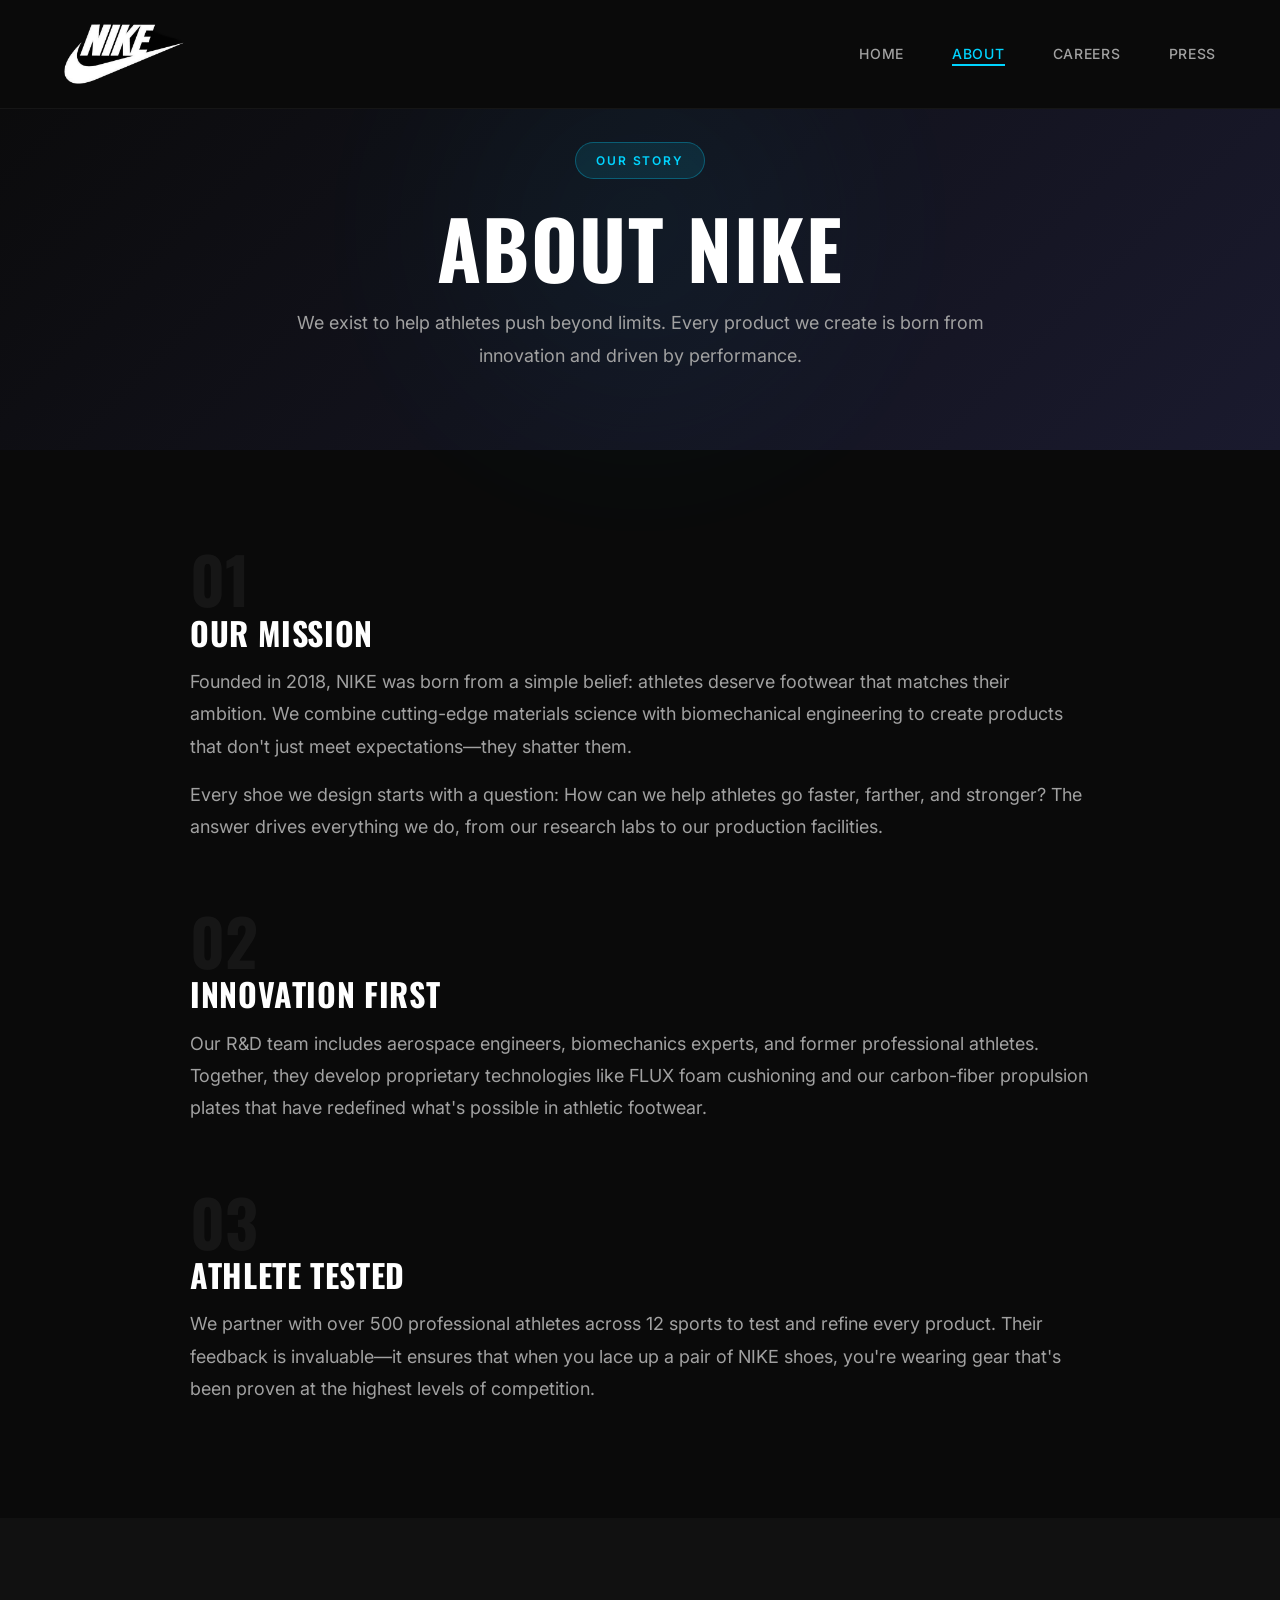
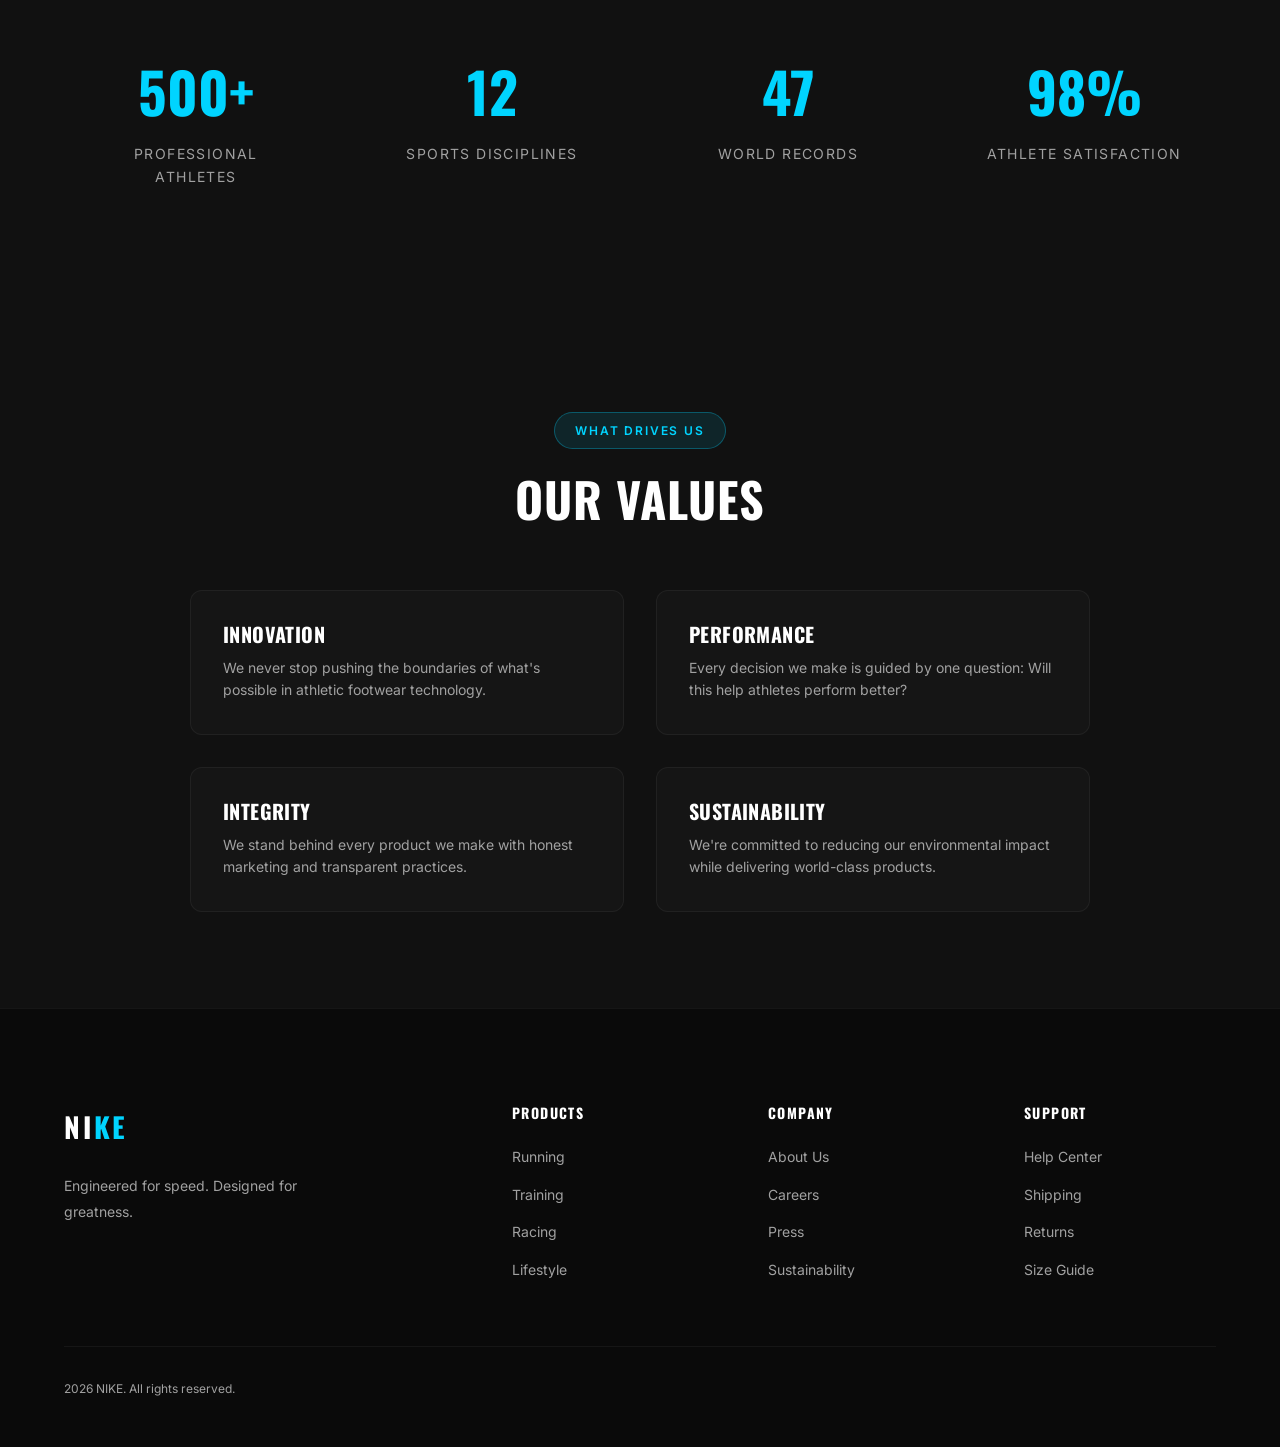
<file: pages/about.html>
<!DOCTYPE html>
<html lang="en">
<head>
  <meta charset="UTF-8">
  <meta name="viewport" content="width=device-width, initial-scale=1.0">
  <meta name="description" content="About NIKE - Our mission to revolutionize athletic footwear through innovation and performance.">
  <title>About Us | NIKE</title>
  <link rel="preconnect" href="https://fonts.googleapis.com">
  <link rel="preconnect" href="https://fonts.gstatic.com" crossorigin>
  <link href="https://fonts.googleapis.com/css2?family=Inter:wght@400;500;600&family=Oswald:wght@400;500;600;700&display=swap" rel="stylesheet">
  <link rel="stylesheet" href="../styles.css">
</head>
<body>
  <!-- Navigation -->
  <nav class="navbar navbar--solid">
    <img src="Img0.png" height="120" width="120"> 
    <ul class="navbar__links">
      <li><a href="../index.html" class="navbar__link">Home</a></li>
      <li><a href="about.html" class="navbar__link navbar__link--active">About</a></li>
      <li><a href="careers.html" class="navbar__link">Careers</a></li>
      <li><a href="press.html" class="navbar__link">Press</a></li>
    </ul>
  </nav>

  <!-- Page Hero -->
  <section class="page-hero page-hero--about">
    <div class="page-hero__content">
      <span class="page-hero__tag">Our Story</span>
      <h1 class="page-hero__title">About nike</h1>
      <p class="page-hero__description">We exist to help athletes push beyond limits. Every product we create is born from innovation and driven by performance.</p>
    </div>
  </section>

  <!-- Mission Section -->
  <section class="content-section">
    <div class="content-section__container">
      <div class="content-block">
        <span class="content-block__number">01</span>
        <h2 class="content-block__title">Our Mission</h2>
        <p class="content-block__text">
          Founded in 2018, NIKE was born from a simple belief: athletes deserve footwear that matches their ambition. We combine cutting-edge materials science with biomechanical engineering to create products that don't just meet expectations—they shatter them.
        </p>
        <p class="content-block__text">
          Every shoe we design starts with a question: How can we help athletes go faster, farther, and stronger? The answer drives everything we do, from our research labs to our production facilities.
        </p>
      </div>
      <div class="content-block">
        <span class="content-block__number">02</span>
        <h2 class="content-block__title">Innovation First</h2>
        <p class="content-block__text">
          Our R&D team includes aerospace engineers, biomechanics experts, and former professional athletes. Together, they develop proprietary technologies like FLUX foam cushioning and our carbon-fiber propulsion plates that have redefined what's possible in athletic footwear.
        </p>
      </div>
      <div class="content-block">
        <span class="content-block__number">03</span>
        <h2 class="content-block__title">Athlete Tested</h2>
        <p class="content-block__text">
          We partner with over 500 professional athletes across 12 sports to test and refine every product. Their feedback is invaluable—it ensures that when you lace up a pair of NIKE shoes, you're wearing gear that's been proven at the highest levels of competition.
        </p>
      </div>
    </div>
  </section>

  <!-- Stats Section -->
  <section class="stats-section">
    <div class="stats-section__container">
      <div class="stat-large">
        <div class="stat-large__value">500+</div>
        <div class="stat-large__label">Professional Athletes</div>
      </div>
      <div class="stat-large">
        <div class="stat-large__value">12</div>
        <div class="stat-large__label">Sports Disciplines</div>
      </div>
      <div class="stat-large">
        <div class="stat-large__value">47</div>
        <div class="stat-large__label">World Records</div>
      </div>
      <div class="stat-large">
        <div class="stat-large__value">98%</div>
        <div class="stat-large__label">Athlete Satisfaction</div>
      </div>
    </div>
  </section>

  <!-- Values Section -->
  <section class="content-section content-section--dark">
    <div class="content-section__container">
      <div class="section__header">
        <span class="section__tag">What Drives Us</span>
        <h2 class="section__title">Our Values</h2>
      </div>
      <div class="values-grid">
        <div class="value-card">
          <h3 class="value-card__title">Innovation</h3>
          <p class="value-card__text">We never stop pushing the boundaries of what's possible in athletic footwear technology.</p>
        </div>
        <div class="value-card">
          <h3 class="value-card__title">Performance</h3>
          <p class="value-card__text">Every decision we make is guided by one question: Will this help athletes perform better?</p>
        </div>
        <div class="value-card">
          <h3 class="value-card__title">Integrity</h3>
          <p class="value-card__text">We stand behind every product we make with honest marketing and transparent practices.</p>
        </div>
        <div class="value-card">
          <h3 class="value-card__title">Sustainability</h3>
          <p class="value-card__text">We're committed to reducing our environmental impact while delivering world-class products.</p>
        </div>
      </div>
    </div>
  </section>

  <!-- Footer -->
  <footer class="footer">
    <div class="footer__container">
      <div class="footer__brand">
        <div class="footer__logo">NI<span>KE</span></div>
        <p class="footer__description">Engineered for speed. Designed for greatness.</p>
      </div>
      <div class="footer__column">
        <h4>Products</h4>
        <ul class="footer__links">
          <li><a href="running.html" class="footer__link">Running</a></li>
          <li><a href="training.html" class="footer__link">Training</a></li>
          <li><a href="racing.html" class="footer__link">Racing</a></li>
          <li><a href="lifestyle.html" class="footer__link">Lifestyle</a></li>
        </ul>
      </div>
      <div class="footer__column">
        <h4>Company</h4>
        <ul class="footer__links">
          <li><a href="about.html" class="footer__link">About Us</a></li>
          <li><a href="careers.html" class="footer__link">Careers</a></li>
          <li><a href="press.html" class="footer__link">Press</a></li>
          <li><a href="sustainability.html" class="footer__link">Sustainability</a></li>
        </ul>
      </div>
      <div class="footer__column">
        <h4>Support</h4>
        <ul class="footer__links">
          <li><a href="help.html" class="footer__link">Help Center</a></li>
          <li><a href="shipping.html" class="footer__link">Shipping</a></li>
          <li><a href="returns.html" class="footer__link">Returns</a></li>
          <li><a href="size-guide.html" class="footer__link">Size Guide</a></li>
        </ul>
      </div>
    </div>
    <div class="footer__bottom">
      <p class="footer__copyright">2026 NIKE. All rights reserved.</p>
    </div>
  </footer>
</body>
</html>
</file>
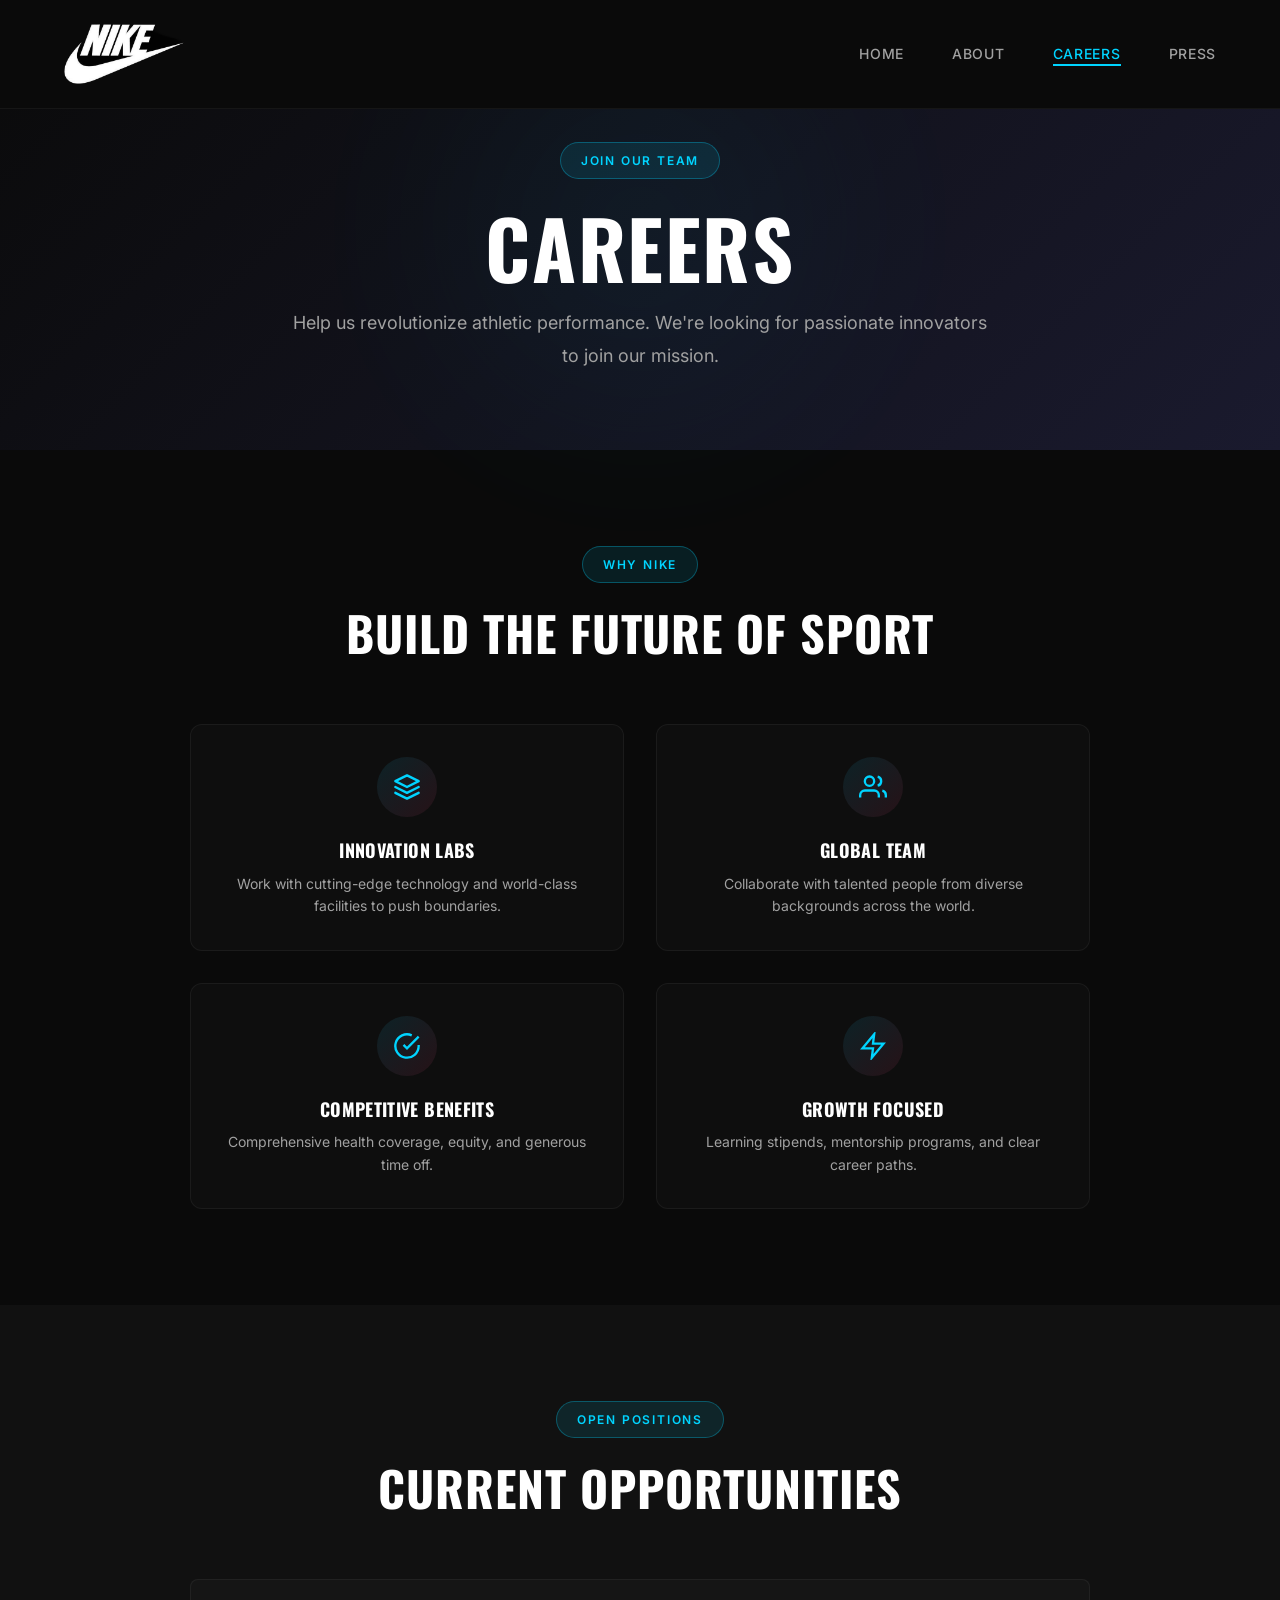
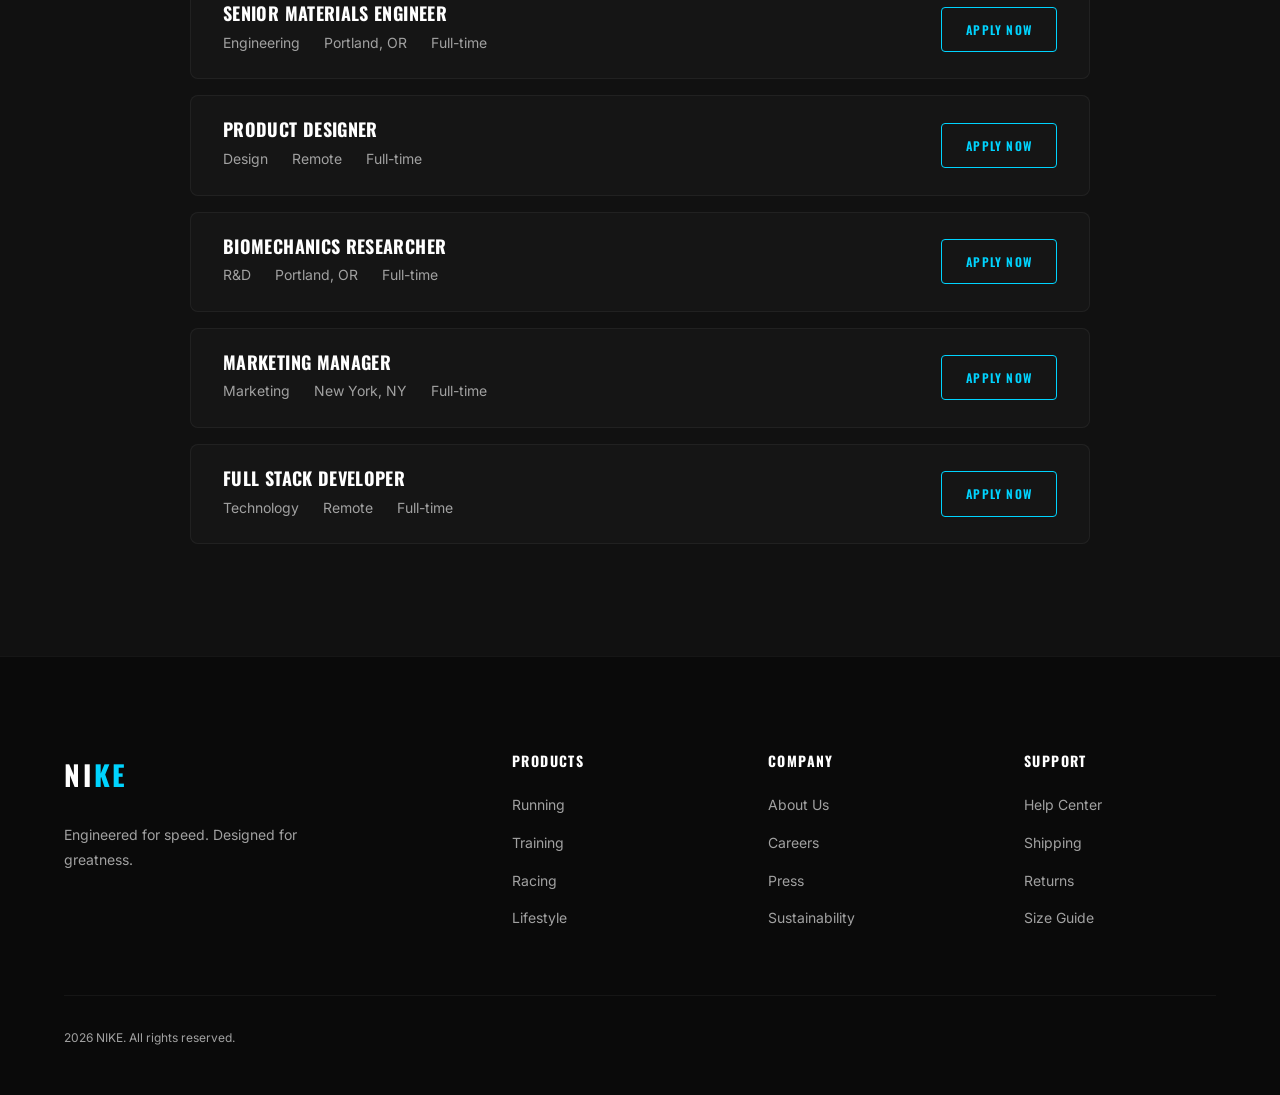
<file: pages/careers.html>
<!DOCTYPE html>
<html lang="en">
<head>
  <meta charset="UTF-8">
  <meta name="viewport" content="width=device-width, initial-scale=1.0">
  <meta name="description" content="Careers at NIKE - Join our team of innovators and help shape the future of athletic footwear.">
  <title>Careers | NIKE</title>
  <link rel="preconnect" href="https://fonts.googleapis.com">
  <link rel="preconnect" href="https://fonts.gstatic.com" crossorigin>
  <link href="https://fonts.googleapis.com/css2?family=Inter:wght@400;500;600&family=Oswald:wght@400;500;600;700&display=swap" rel="stylesheet">
  <link rel="stylesheet" href="../styles.css">
</head>
<body>
  <!-- Navigation -->
  <nav class="navbar navbar--solid">
    <img src="Img0.png" height="120" width="120"> 
    <ul class="navbar__links">
      <li><a href="../index.html" class="navbar__link">Home</a></li>
      <li><a href="about.html" class="navbar__link">About</a></li>
      <li><a href="careers.html" class="navbar__link navbar__link--active">Careers</a></li>
      <li><a href="press.html" class="navbar__link">Press</a></li>
    </ul>
  </nav>

  <!-- Page Hero -->
  <section class="page-hero page-hero--careers">
    <div class="page-hero__content">
      <span class="page-hero__tag">Join Our Team</span>
      <h1 class="page-hero__title">Careers</h1>
      <p class="page-hero__description">Help us revolutionize athletic performance. We're looking for passionate innovators to join our mission.</p>
    </div>
  </section>

  <!-- Why Join Section -->
  <section class="content-section">
    <div class="content-section__container">
      <div class="section__header">
        <span class="section__tag">Why NIKE</span>
        <h2 class="section__title">Build the Future of Sport</h2>
      </div>
      <div class="benefits-grid">
        <div class="benefit-card">
          <div class="benefit-card__icon">
            <svg viewBox="0 0 24 24" xmlns="http://www.w3.org/2000/svg">
              <path d="M12 2L2 7l10 5 10-5-10-5zM2 17l10 5 10-5M2 12l10 5 10-5" stroke-linecap="round" stroke-linejoin="round"/>
            </svg>
          </div>
          <h3 class="benefit-card__title">Innovation Labs</h3>
          <p class="benefit-card__text">Work with cutting-edge technology and world-class facilities to push boundaries.</p>
        </div>
        <div class="benefit-card">
          <div class="benefit-card__icon">
            <svg viewBox="0 0 24 24" xmlns="http://www.w3.org/2000/svg">
              <path d="M17 21v-2a4 4 0 0 0-4-4H5a4 4 0 0 0-4 4v2"/>
              <circle cx="9" cy="7" r="4"/>
              <path d="M23 21v-2a4 4 0 0 0-3-3.87M16 3.13a4 4 0 0 1 0 7.75"/>
            </svg>
          </div>
          <h3 class="benefit-card__title">Global Team</h3>
          <p class="benefit-card__text">Collaborate with talented people from diverse backgrounds across the world.</p>
        </div>
        <div class="benefit-card">
          <div class="benefit-card__icon">
            <svg viewBox="0 0 24 24" xmlns="http://www.w3.org/2000/svg">
              <path d="M22 11.08V12a10 10 0 1 1-5.93-9.14"/>
              <polyline points="22,4 12,14.01 9,11.01"/>
            </svg>
          </div>
          <h3 class="benefit-card__title">Competitive Benefits</h3>
          <p class="benefit-card__text">Comprehensive health coverage, equity, and generous time off.</p>
        </div>
        <div class="benefit-card">
          <div class="benefit-card__icon">
            <svg viewBox="0 0 24 24" xmlns="http://www.w3.org/2000/svg">
              <path d="M13 2L3 14h9l-1 8 10-12h-9l1-8z"/>
            </svg>
          </div>
          <h3 class="benefit-card__title">Growth Focused</h3>
          <p class="benefit-card__text">Learning stipends, mentorship programs, and clear career paths.</p>
        </div>
      </div>
    </div>
  </section>

  <!-- Open Positions -->
  <section class="content-section content-section--dark">
    <div class="content-section__container">
      <div class="section__header">
        <span class="section__tag">Open Positions</span>
        <h2 class="section__title">Current Opportunities</h2>
      </div>
      <div class="jobs-list">
        <article class="job-card">
          <div class="job-card__info">
            <h3 class="job-card__title">Senior Materials Engineer</h3>
            <div class="job-card__meta">
              <span>Engineering</span>
              <span>Portland, OR</span>
              <span>Full-time</span>
            </div>
          </div>
          <a href="#" class="job-card__button">Apply Now</a>
        </article>
        <article class="job-card">
          <div class="job-card__info">
            <h3 class="job-card__title">Product Designer</h3>
            <div class="job-card__meta">
              <span>Design</span>
              <span>Remote</span>
              <span>Full-time</span>
            </div>
          </div>
          <a href="#" class="job-card__button">Apply Now</a>
        </article>
        <article class="job-card">
          <div class="job-card__info">
            <h3 class="job-card__title">Biomechanics Researcher</h3>
            <div class="job-card__meta">
              <span>R&D</span>
              <span>Portland, OR</span>
              <span>Full-time</span>
            </div>
          </div>
          <a href="#" class="job-card__button">Apply Now</a>
        </article>
        <article class="job-card">
          <div class="job-card__info">
            <h3 class="job-card__title">Marketing Manager</h3>
            <div class="job-card__meta">
              <span>Marketing</span>
              <span>New York, NY</span>
              <span>Full-time</span>
            </div>
          </div>
          <a href="#" class="job-card__button">Apply Now</a>
        </article>
        <article class="job-card">
          <div class="job-card__info">
            <h3 class="job-card__title">Full Stack Developer</h3>
            <div class="job-card__meta">
              <span>Technology</span>
              <span>Remote</span>
              <span>Full-time</span>
            </div>
          </div>
          <a href="#" class="job-card__button">Apply Now</a>
        </article>
      </div>
    </div>
  </section>

  <!-- Footer -->
  <footer class="footer">
    <div class="footer__container">
      <div class="footer__brand">
        <div class="footer__logo">NI<span>KE</span></div>
        <p class="footer__description">Engineered for speed. Designed for greatness.</p>
      </div>
      <div class="footer__column">
        <h4>Products</h4>
        <ul class="footer__links">
          <li><a href="running.html" class="footer__link">Running</a></li>
          <li><a href="training.html" class="footer__link">Training</a></li>
          <li><a href="racing.html" class="footer__link">Racing</a></li>
          <li><a href="lifestyle.html" class="footer__link">Lifestyle</a></li>
        </ul>
      </div>
      <div class="footer__column">
        <h4>Company</h4>
        <ul class="footer__links">
          <li><a href="about.html" class="footer__link">About Us</a></li>
          <li><a href="careers.html" class="footer__link">Careers</a></li>
          <li><a href="press.html" class="footer__link">Press</a></li>
          <li><a href="sustainability.html" class="footer__link">Sustainability</a></li>
        </ul>
      </div>
      <div class="footer__column">
        <h4>Support</h4>
        <ul class="footer__links">
          <li><a href="help.html" class="footer__link">Help Center</a></li>
          <li><a href="shipping.html" class="footer__link">Shipping</a></li>
          <li><a href="returns.html" class="footer__link">Returns</a></li>
          <li><a href="size-guide.html" class="footer__link">Size Guide</a></li>
        </ul>
      </div>
    </div>
    <div class="footer__bottom">
      <p class="footer__copyright">2026 NIKE. All rights reserved.</p>
    </div>
  </footer>
</body>
</html>
</file>
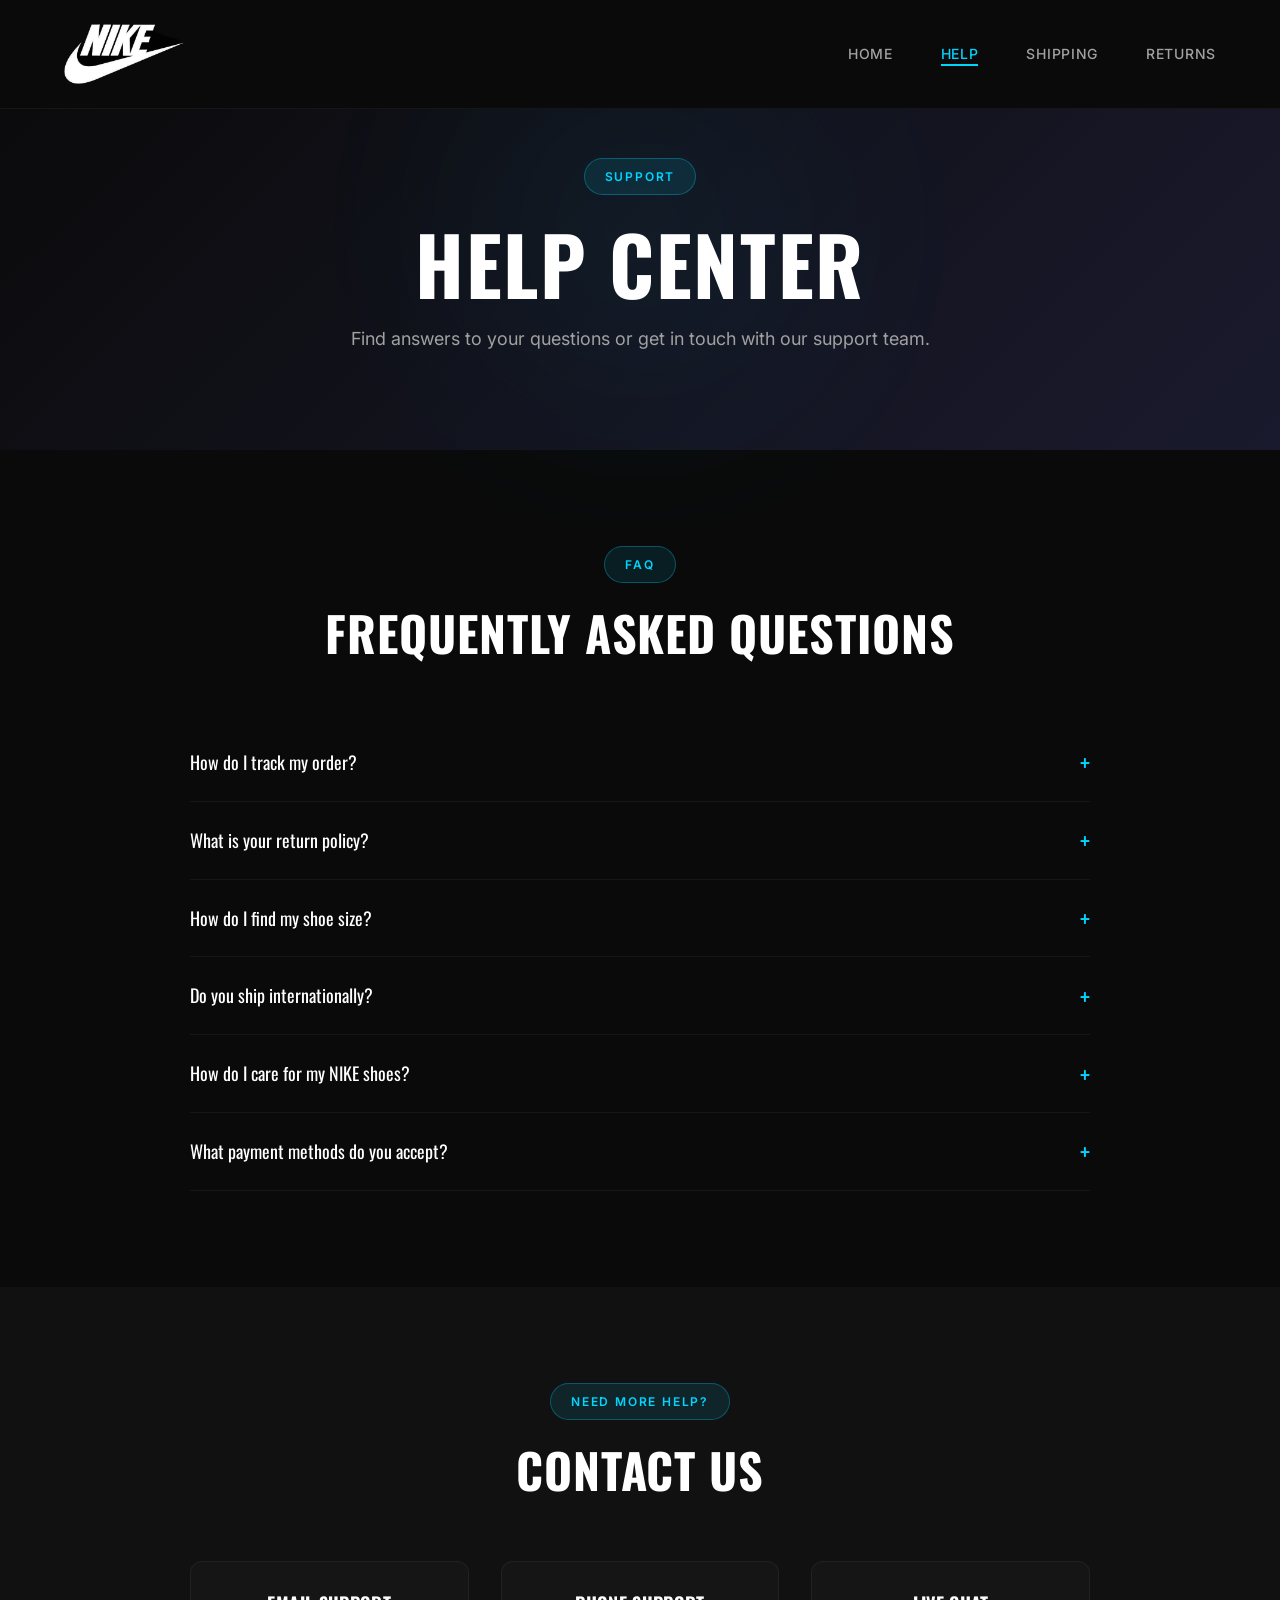
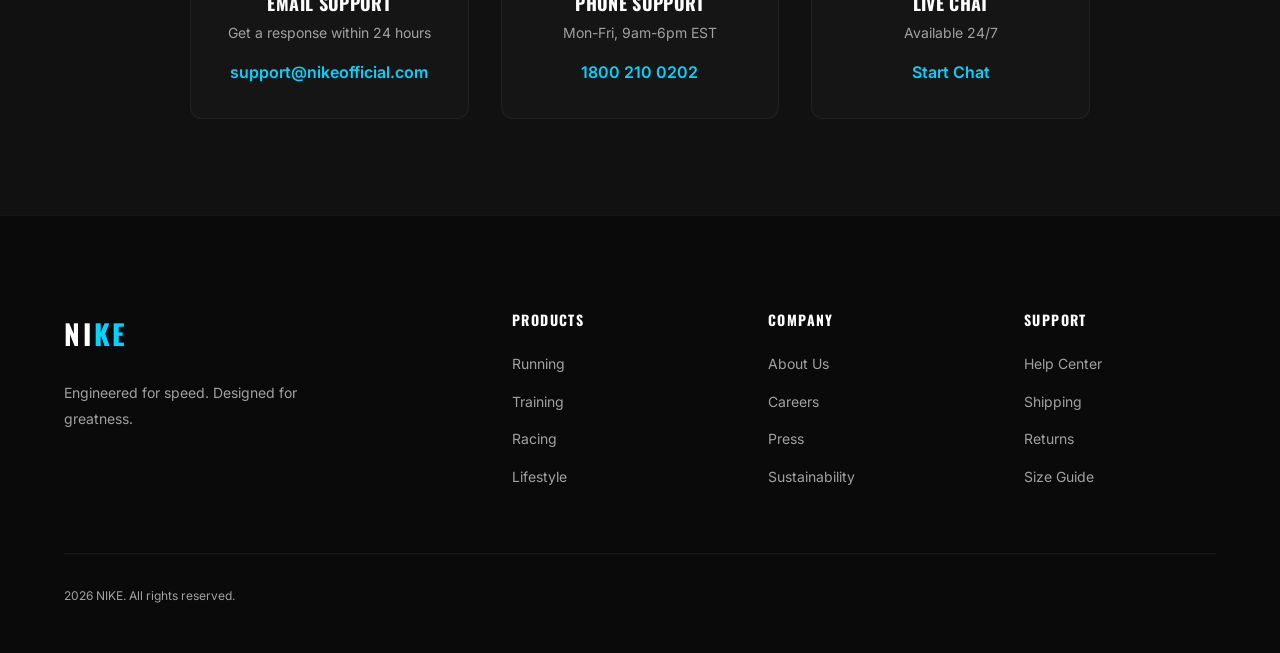
<file: pages/help.html>
<!DOCTYPE html>
<html lang="en">
<head>
  <meta charset="UTF-8">
  <meta name="viewport" content="width=device-width, initial-scale=1.0">
  <meta name="description" content="NIKE Help Center - Get answers to your questions about orders, products, and more.">
  <title>Help Center | NIKE</title>
  <link rel="preconnect" href="https://fonts.googleapis.com">
  <link rel="preconnect" href="https://fonts.gstatic.com" crossorigin>
  <link href="https://fonts.googleapis.com/css2?family=Inter:wght@400;500;600&family=Oswald:wght@400;500;600;700&display=swap" rel="stylesheet">
  <link rel="stylesheet" href="../styles.css">
</head>
<body>
  <!-- Navigation -->
  <nav class="navbar navbar--solid">
    <img src="Img0.png" height="120" width="120"> 
    <ul class="navbar__links">
      <li><a href="../index.html" class="navbar__link">Home</a></li>
      <li><a href="help.html" class="navbar__link navbar__link--active">Help</a></li>
      <li><a href="shipping.html" class="navbar__link">Shipping</a></li>
      <li><a href="returns.html" class="navbar__link">Returns</a></li>
    </ul>
  </nav>

  <!-- Page Hero -->
  <section class="page-hero page-hero--help">
    <div class="page-hero__content">
      <span class="page-hero__tag">Support</span>
      <h1 class="page-hero__title">Help Center</h1>
      <p class="page-hero__description">Find answers to your questions or get in touch with our support team.</p>
    </div>
  </section>

  <!-- FAQ Section -->
  <section class="content-section">
    <div class="content-section__container">
      <div class="section__header">
        <span class="section__tag">FAQ</span>
        <h2 class="section__title">Frequently Asked Questions</h2>
      </div>
      <div class="faq-list">
        <details class="faq-item">
          <summary class="faq-item__question">How do I track my order?</summary>
          <div class="faq-item__answer">
            <p>Once your order ships, you'll receive an email with a tracking number. You can also track your order by logging into your account and viewing your order history.</p>
          </div>
        </details>
        <details class="faq-item">
          <summary class="faq-item__question">What is your return policy?</summary>
          <div class="faq-item__answer">
            <p>We offer a 60-day return policy for unworn items in original packaging. Visit our Returns page for detailed instructions on how to initiate a return.</p>
          </div>
        </details>
        <details class="faq-item">
          <summary class="faq-item__question">How do I find my shoe size?</summary>
          <div class="faq-item__answer">
            <p>Check our Size Guide for detailed measurements and fitting recommendations. We also offer free exchanges if your first size doesn't fit perfectly.</p>
          </div>
        </details>
        <details class="faq-item">
          <summary class="faq-item__question">Do you ship internationally?</summary>
          <div class="faq-item__answer">
            <p>Yes! We ship to over 50 countries worldwide. Shipping times and costs vary by location. See our Shipping page for details.</p>
          </div>
        </details>
        <details class="faq-item">
          <summary class="faq-item__question">How do I care for my NIKE shoes?</summary>
          <div class="faq-item__answer">
            <p>Clean with a soft brush and mild soap. Air dry away from direct heat. Avoid machine washing. Store in a cool, dry place when not in use.</p>
          </div>
        </details>
        <details class="faq-item">
          <summary class="faq-item__question">What payment methods do you accept?</summary>
          <div class="faq-item__answer">
            <p>We accept all major credit cards, PayPal, Apple Pay, Google Pay, and Klarna for installment payments.</p>
          </div>
        </details>
      </div>
    </div>
  </section>

  <!-- Contact Section -->
  <section class="content-section content-section--dark">
    <div class="content-section__container">
      <div class="section__header">
        <span class="section__tag">Need More Help?</span>
        <h2 class="section__title">Contact Us</h2>
      </div>
      <div class="contact-grid">
        <div class="contact-card">
          <h3 class="contact-card__title">Email Support</h3>
          <p class="contact-card__text">Get a response within 24 hours</p>
          <a href="mailto:support@velocity.com" class="contact-card__link">support@nikeofficial.com</a>
        </div>
        <div class="contact-card">
          <h3 class="contact-card__title">Phone Support</h3>
          <p class="contact-card__text">Mon-Fri, 9am-6pm EST</p>
          <a href="tel:+15551234567" class="contact-card__link">1800 210 0202</a>
        </div>
        <div class="contact-card">
          <h3 class="contact-card__title">Live Chat</h3>
          <p class="contact-card__text">Available 24/7</p>
          <a href="#" class="contact-card__link">Start Chat</a>
        </div>
      </div>
    </div>
  </section>

  <!-- Footer -->
  <footer class="footer">
    <div class="footer__container">
      <div class="footer__brand">
        <div class="footer__logo">NI<span>KE</span></div>
        <p class="footer__description">Engineered for speed. Designed for greatness.</p>
      </div>
      <div class="footer__column">
        <h4>Products</h4>
        <ul class="footer__links">
          <li><a href="running.html" class="footer__link">Running</a></li>
          <li><a href="training.html" class="footer__link">Training</a></li>
          <li><a href="racing.html" class="footer__link">Racing</a></li>
          <li><a href="lifestyle.html" class="footer__link">Lifestyle</a></li>
        </ul>
      </div>
      <div class="footer__column">
        <h4>Company</h4>
        <ul class="footer__links">
          <li><a href="about.html" class="footer__link">About Us</a></li>
          <li><a href="careers.html" class="footer__link">Careers</a></li>
          <li><a href="press.html" class="footer__link">Press</a></li>
          <li><a href="sustainability.html" class="footer__link">Sustainability</a></li>
        </ul>
      </div>
      <div class="footer__column">
        <h4>Support</h4>
        <ul class="footer__links">
          <li><a href="help.html" class="footer__link">Help Center</a></li>
          <li><a href="shipping.html" class="footer__link">Shipping</a></li>
          <li><a href="returns.html" class="footer__link">Returns</a></li>
          <li><a href="size-guide.html" class="footer__link">Size Guide</a></li>
        </ul>
      </div>
    </div>
    <div class="footer__bottom">
      <p class="footer__copyright">2026 NIKE. All rights reserved.</p>
    </div>
  </footer>
</body>
</html>
</file>
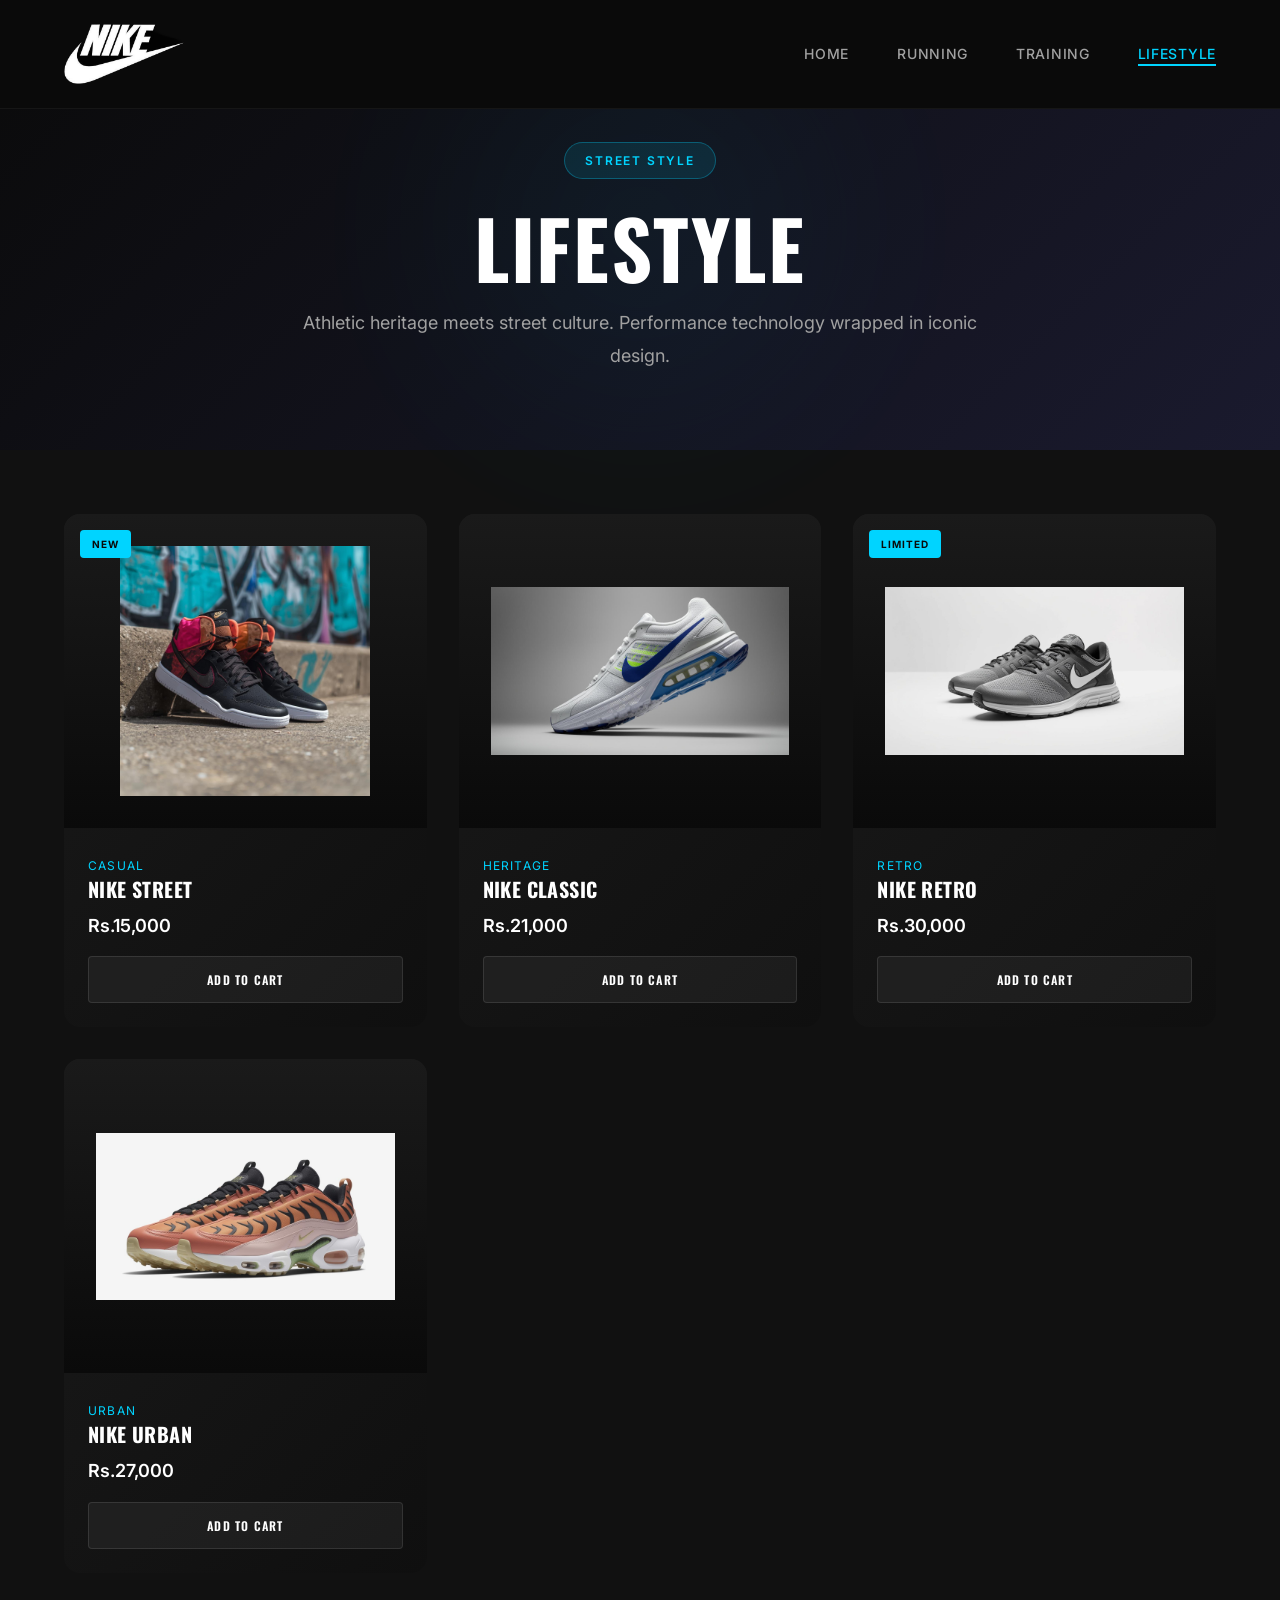
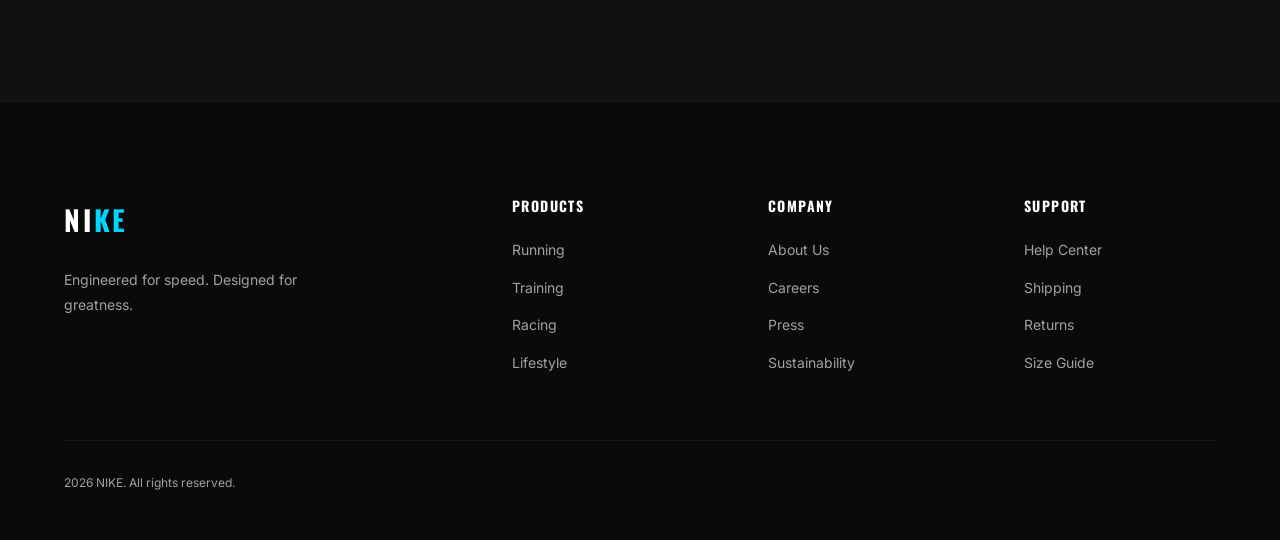
<file: pages/lifestyle.html>
<!DOCTYPE html>
<html lang="en">
<head>
  <meta charset="UTF-8">
  <meta name="viewport" content="width=device-width, initial-scale=1.0">
  <meta name="description" content="NIKE Lifestyle Collection - Street-ready style with athletic DNA.">
  <title>Lifestyle | NIKE</title>
  <link rel="preconnect" href="https://fonts.googleapis.com">
  <link rel="preconnect" href="https://fonts.gstatic.com" crossorigin>
  <link href="https://fonts.googleapis.com/css2?family=Inter:wght@400;500;600&family=Oswald:wght@400;500;600;700&display=swap" rel="stylesheet">
  <link rel="stylesheet" href="../styles.css">
</head>
<body>
  <!-- Navigation -->
  <nav class="navbar navbar--solid">
    <img src="Img0.png" height="120" width="120"> 
    <ul class="navbar__links">
      <li><a href="../index.html" class="navbar__link">Home</a></li>
      <li><a href="running.html" class="navbar__link">Running</a></li>
      <li><a href="training.html" class="navbar__link">Training</a></li>
      <li><a href="lifestyle.html" class="navbar__link navbar__link--active">Lifestyle</a></li>
    </ul>
  </nav>

  <!-- Page Hero -->
  <section class="page-hero page-hero--lifestyle">
    <div class="page-hero__content">
      <span class="page-hero__tag">Street Style</span>
      <h1 class="page-hero__title">Lifestyle</h1>
      <p class="page-hero__description">Athletic heritage meets street culture. Performance technology wrapped in iconic design.</p>
    </div>
  </section>

  <!-- Products Grid -->
  <section class="products products--page">
    <div class="products__grid">
      <article class="product-card">
        <div class="product-card__image">
          <span class="product-card__badge">New</span>
          <img src="Img14.jpg" alt="NIKE Street">
        </div>
        <div class="product-card__content">
          <span class="product-card__category">Casual</span>
          <h3 class="product-card__name">NIKE Street</h3>
          <p class="product-card__price">Rs.15,000</p>
          <button class="product-card__button">Add to Cart</button>
        </div>
      </article>
      <article class="product-card">
        <div class="product-card__image">
          <img src="Img23.jpg" alt="NIKE Classic">
        </div>
        <div class="product-card__content">
          <span class="product-card__category">Heritage</span>
          <h3 class="product-card__name">NIKE Classic</h3>
          <p class="product-card__price">Rs.21,000</p>
          <button class="product-card__button">Add to Cart</button>
        </div>
      </article>
      <article class="product-card">
        <div class="product-card__image">
          <span class="product-card__badge">Limited</span>
          <img src="Img25.jpg" alt="NIKE Retro">
        </div>
        <div class="product-card__content">
          <span class="product-card__category">Retro</span>
          <h3 class="product-card__name">NIKE Retro</h3>
          <p class="product-card__price">Rs.30,000</p>
          <button class="product-card__button">Add to Cart</button>
        </div>
      </article>
      <article class="product-card">
        <div class="product-card__image">
          <img src="Img26.jpg" alt="NIKE Urban">
        </div>
        <div class="product-card__content">
          <span class="product-card__category">Urban</span>
          <h3 class="product-card__name">NIKE Urban</h3>
          <p class="product-card__price">Rs.27,000</p>
          <button class="product-card__button">Add to Cart</button>
        </div>
      </article>
    </div>
  </section>

  <!-- Footer -->
  <footer class="footer">
    <div class="footer__container">
      <div class="footer__brand">
        <div class="footer__logo">NI<span>KE</span></div>
        <p class="footer__description">Engineered for speed. Designed for greatness.</p>
      </div>
      <div class="footer__column">
        <h4>Products</h4>
        <ul class="footer__links">
          <li><a href="running.html" class="footer__link">Running</a></li>
          <li><a href="training.html" class="footer__link">Training</a></li>
          <li><a href="racing.html" class="footer__link">Racing</a></li>
          <li><a href="lifestyle.html" class="footer__link">Lifestyle</a></li>
        </ul>
      </div>
      <div class="footer__column">
        <h4>Company</h4>
        <ul class="footer__links">
          <li><a href="about.html" class="footer__link">About Us</a></li>
          <li><a href="careers.html" class="footer__link">Careers</a></li>
          <li><a href="press.html" class="footer__link">Press</a></li>
          <li><a href="sustainability.html" class="footer__link">Sustainability</a></li>
        </ul>
      </div>
      <div class="footer__column">
        <h4>Support</h4>
        <ul class="footer__links">
          <li><a href="help.html" class="footer__link">Help Center</a></li>
          <li><a href="shipping.html" class="footer__link">Shipping</a></li>
          <li><a href="returns.html" class="footer__link">Returns</a></li>
          <li><a href="size-guide.html" class="footer__link">Size Guide</a></li>
        </ul>
      </div>
    </div>
    <div class="footer__bottom">
      <p class="footer__copyright">2026 NIKE. All rights reserved.</p>
    </div>
  </footer>
</body>
</html>
</file>
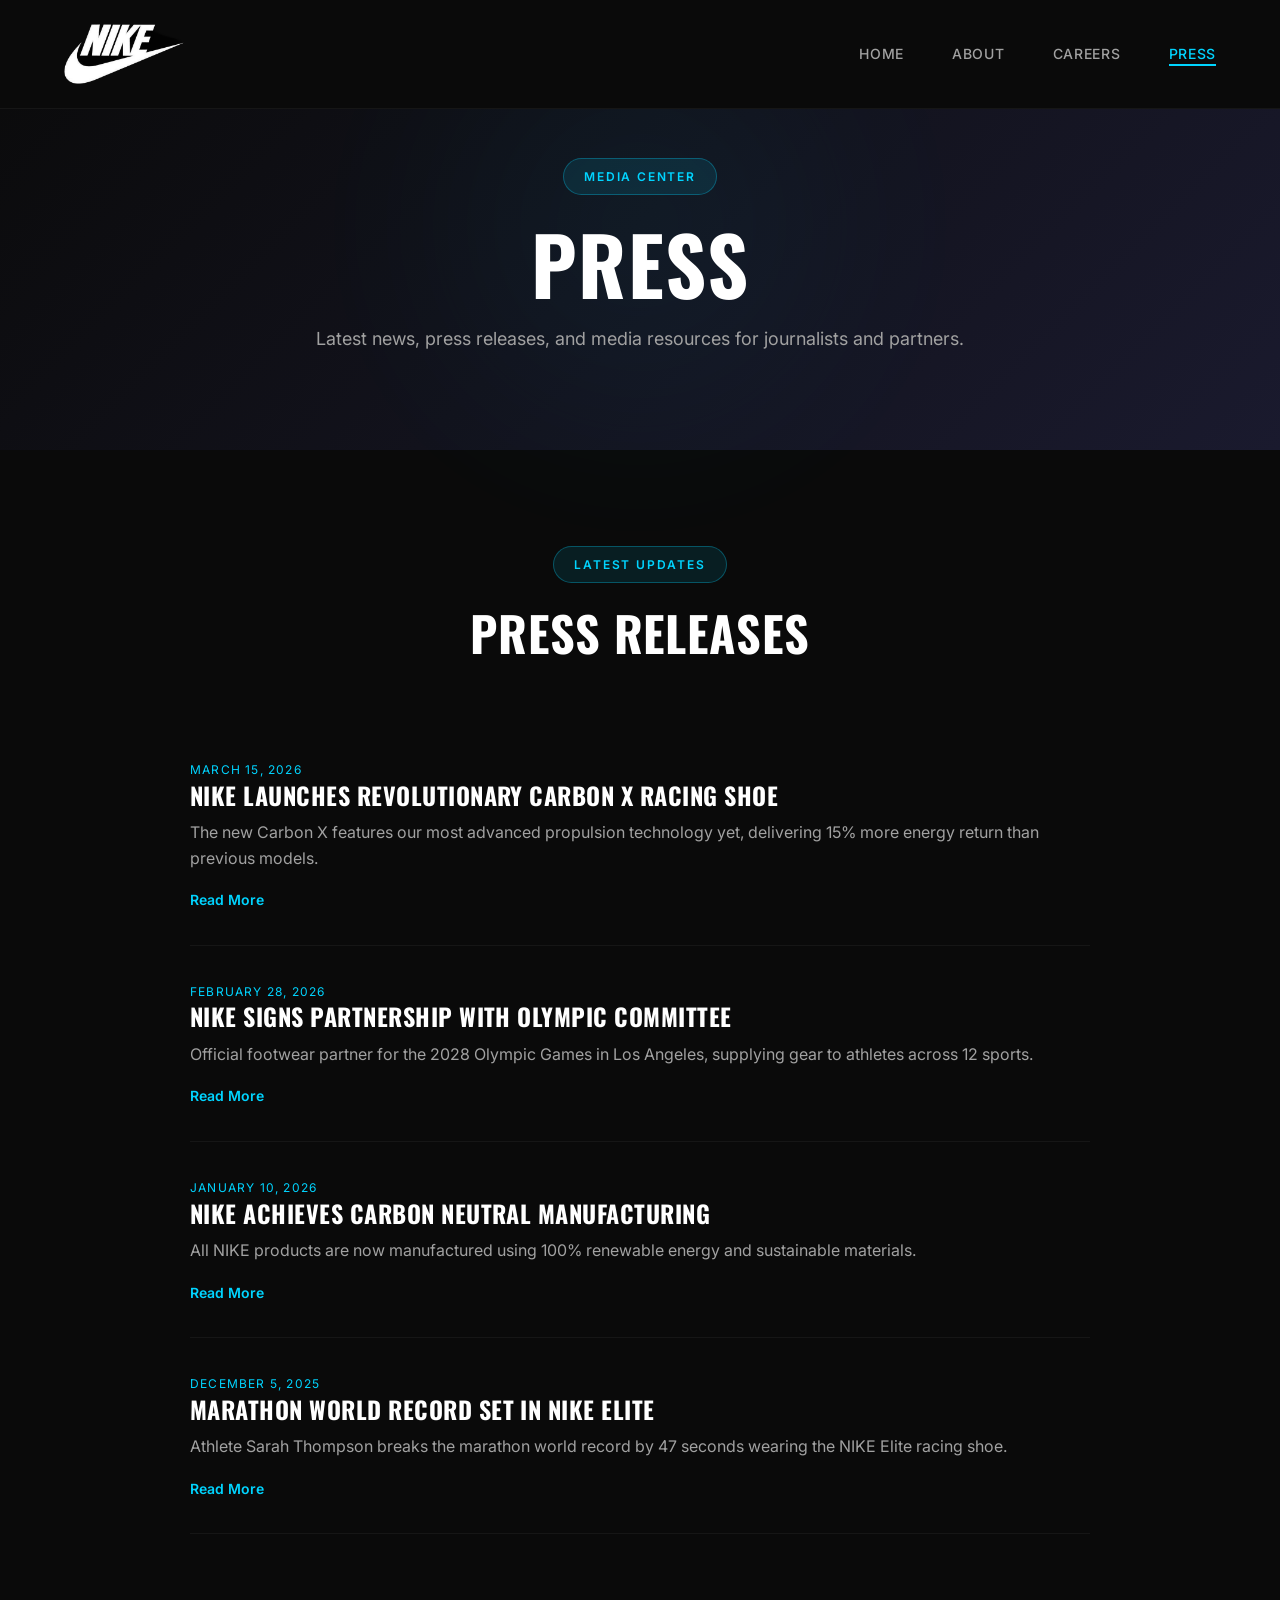
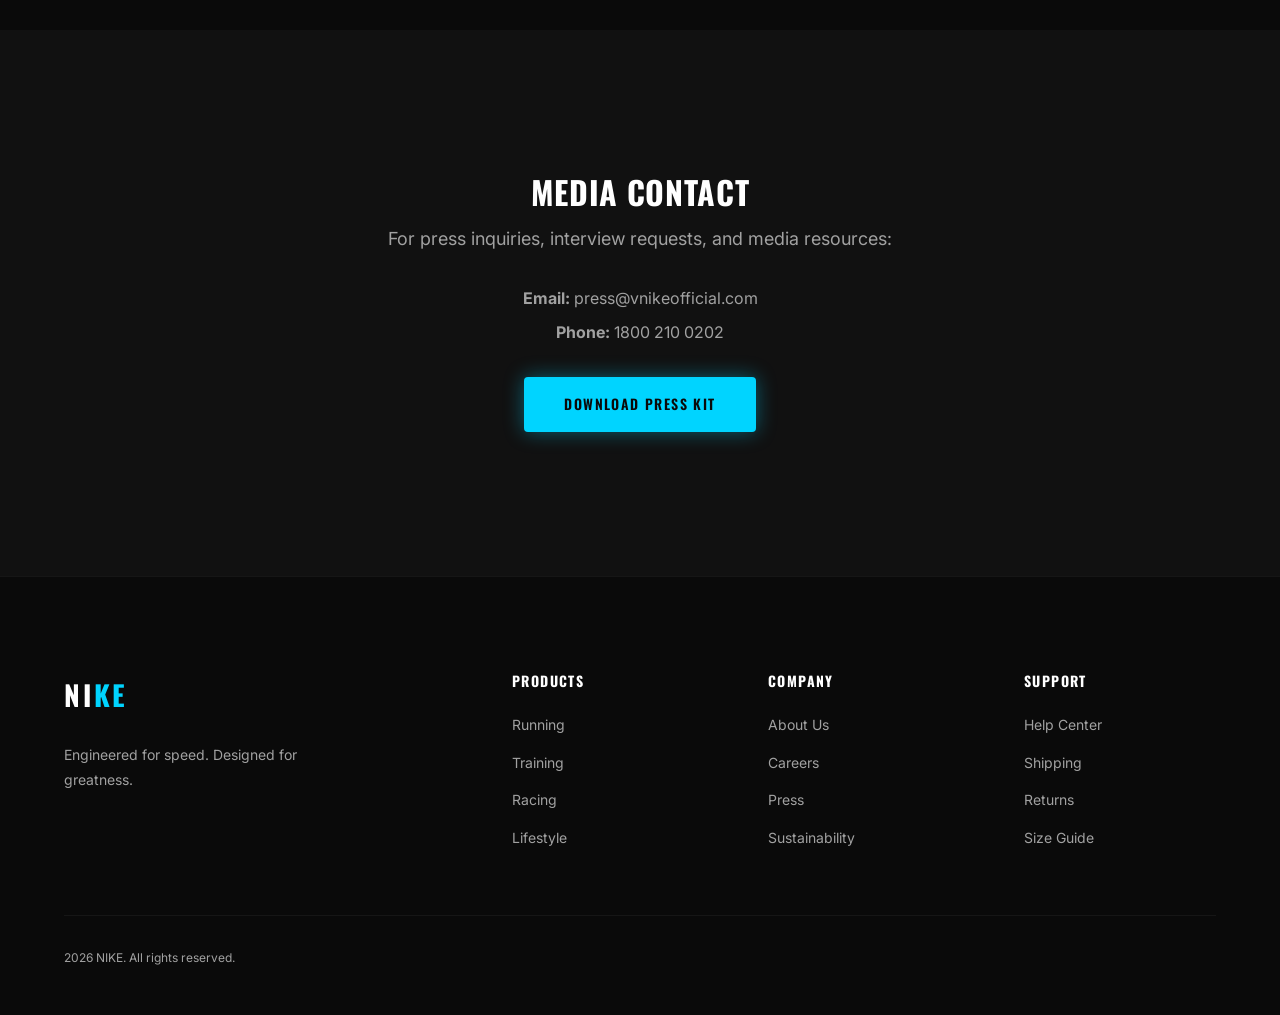
<file: pages/press.html>
<!DOCTYPE html>
<html lang="en">
<head>
  <meta charset="UTF-8">
  <meta name="viewport" content="width=device-width, initial-scale=1.0">
  <meta name="description" content="NIKE Press - Latest news, press releases, and media resources.">
  <title>Press | NIKE</title>
  <link rel="preconnect" href="https://fonts.googleapis.com">
  <link rel="preconnect" href="https://fonts.gstatic.com" crossorigin>
  <link href="https://fonts.googleapis.com/css2?family=Inter:wght@400;500;600&family=Oswald:wght@400;500;600;700&display=swap" rel="stylesheet">
  <link rel="stylesheet" href="../styles.css">
</head>
<body>
  <!-- Navigation -->
  <nav class="navbar navbar--solid">
    <img src="Img0.png" height="120" width="120"> 
    <ul class="navbar__links">
      <li><a href="../index.html" class="navbar__link">Home</a></li>
      <li><a href="about.html" class="navbar__link">About</a></li>
      <li><a href="careers.html" class="navbar__link">Careers</a></li>
      <li><a href="press.html" class="navbar__link navbar__link--active">Press</a></li>
    </ul>
  </nav>

  <!-- Page Hero -->
  <section class="page-hero page-hero--press">
    <div class="page-hero__content">
      <span class="page-hero__tag">Media Center</span>
      <h1 class="page-hero__title">Press</h1>
      <p class="page-hero__description">Latest news, press releases, and media resources for journalists and partners.</p>
    </div>
  </section>

  <!-- Press Releases -->
  <section class="content-section">
    <div class="content-section__container">
      <div class="section__header">
        <span class="section__tag">Latest Updates</span>
        <h2 class="section__title">Press Releases</h2>
      </div>
      <div class="press-list">
        <article class="press-card">
          <span class="press-card__date">March 15, 2026</span>
          <h3 class="press-card__title">NIKE Launches Revolutionary Carbon X Racing Shoe</h3>
          <p class="press-card__excerpt">The new Carbon X features our most advanced propulsion technology yet, delivering 15% more energy return than previous models.</p>
          <a href="#" class="press-card__link">Read More</a>
        </article>
        <article class="press-card">
          <span class="press-card__date">February 28, 2026</span>
          <h3 class="press-card__title">NIKE Signs Partnership with Olympic Committee</h3>
          <p class="press-card__excerpt">Official footwear partner for the 2028 Olympic Games in Los Angeles, supplying gear to athletes across 12 sports.</p>
          <a href="#" class="press-card__link">Read More</a>
        </article>
        <article class="press-card">
          <span class="press-card__date">January 10, 2026</span>
          <h3 class="press-card__title">NIKE Achieves Carbon Neutral Manufacturing</h3>
          <p class="press-card__excerpt">All NIKE products are now manufactured using 100% renewable energy and sustainable materials.</p>
          <a href="#" class="press-card__link">Read More</a>
        </article>
        <article class="press-card">
          <span class="press-card__date">December 5, 2025</span>
          <h3 class="press-card__title">Marathon World Record Set in NIKE Elite</h3>
          <p class="press-card__excerpt">Athlete Sarah Thompson breaks the marathon world record by 47 seconds wearing the NIKE Elite racing shoe.</p>
          <a href="#" class="press-card__link">Read More</a>
        </article>
      </div>
    </div>
  </section>

  <!-- Media Contact -->
  <section class="content-section content-section--dark">
    <div class="content-section__container">
      <div class="contact-block">
        <h2 class="contact-block__title">Media Contact</h2>
        <p class="contact-block__text">For press inquiries, interview requests, and media resources:</p>
        <div class="contact-block__info">
          <p><strong>Email:</strong> press@vnikeofficial.com</p>
          <p><strong>Phone:</strong> 1800 210 0202</p>
        </div>
        <a href="#" class="btn btn--primary">Download Press Kit</a>
      </div>
    </div>
  </section>

  <!-- Footer -->
  <footer class="footer">
    <div class="footer__container">
      <div class="footer__brand">
        <div class="footer__logo">NI<span>KE</span></div>
        <p class="footer__description">Engineered for speed. Designed for greatness.</p>
      </div>
      <div class="footer__column">
        <h4>Products</h4>
        <ul class="footer__links">
          <li><a href="running.html" class="footer__link">Running</a></li>
          <li><a href="training.html" class="footer__link">Training</a></li>
          <li><a href="racing.html" class="footer__link">Racing</a></li>
          <li><a href="lifestyle.html" class="footer__link">Lifestyle</a></li>
        </ul>
      </div>
      <div class="footer__column">
        <h4>Company</h4>
        <ul class="footer__links">
          <li><a href="about.html" class="footer__link">About Us</a></li>
          <li><a href="careers.html" class="footer__link">Careers</a></li>
          <li><a href="press.html" class="footer__link">Press</a></li>
          <li><a href="sustainability.html" class="footer__link">Sustainability</a></li>
        </ul>
      </div>
      <div class="footer__column">
        <h4>Support</h4>
        <ul class="footer__links">
          <li><a href="help.html" class="footer__link">Help Center</a></li>
          <li><a href="shipping.html" class="footer__link">Shipping</a></li>
          <li><a href="returns.html" class="footer__link">Returns</a></li>
          <li><a href="size-guide.html" class="footer__link">Size Guide</a></li>
        </ul>
      </div>
    </div>
    <div class="footer__bottom">
      <p class="footer__copyright">2026 NIKE. All rights reserved.</p>
    </div>
  </footer>
</body>
</html>
</file>
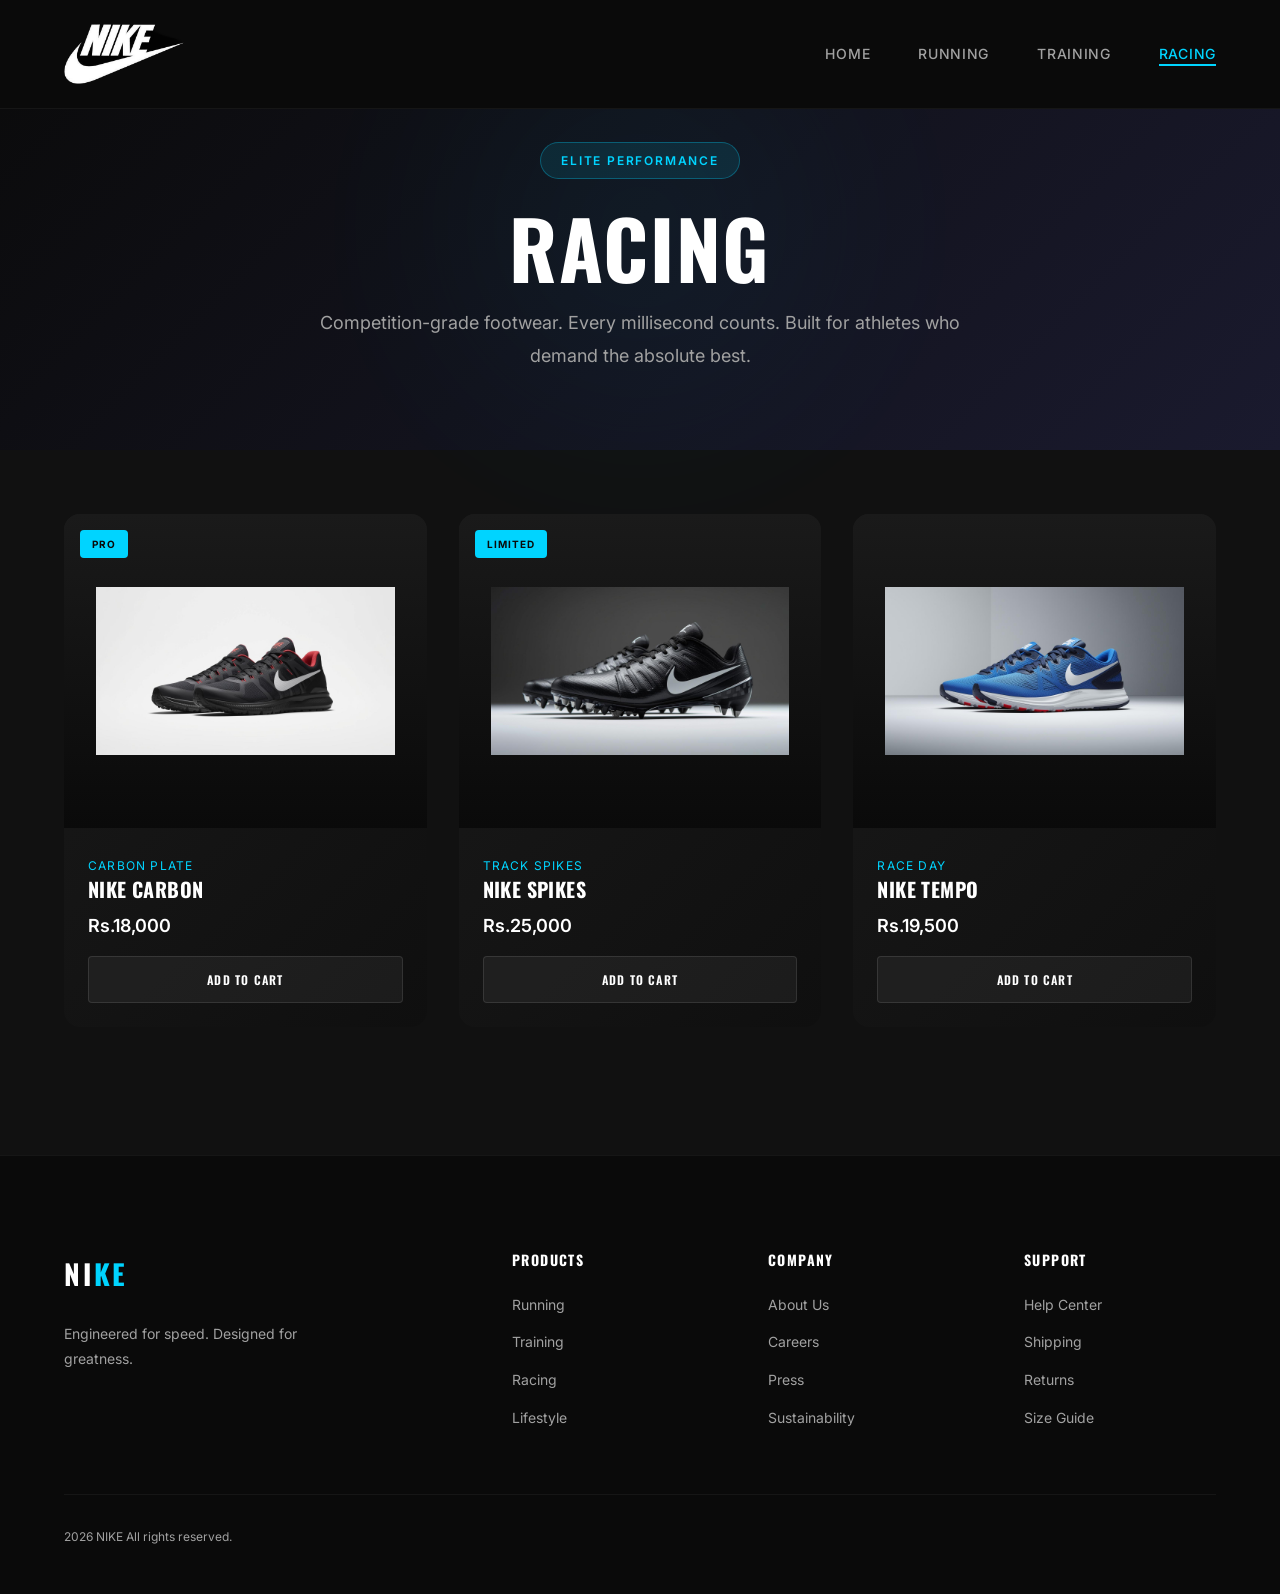
<file: pages/racing.html>
<!DOCTYPE html>
<html lang="en">
<head>
  <meta charset="UTF-8">
  <meta name="viewport" content="width=device-width, initial-scale=1.0">
  <meta name="description" content="NIKE Racing Collection - Competition-grade footwear for elite performance.">
  <title>Racing | NIKE</title>
  <link rel="preconnect" href="https://fonts.googleapis.com">
  <link rel="preconnect" href="https://fonts.gstatic.com" crossorigin>
  <link href="https://fonts.googleapis.com/css2?family=Inter:wght@400;500;600&family=Oswald:wght@400;500;600;700&display=swap" rel="stylesheet">
  <link rel="stylesheet" href="../styles.css">
</head>
<body>
  <!-- Navigation -->
  <nav class="navbar navbar--solid">
   <img src="Img0.png" height="120" width="120"> 
    <ul class="navbar__links">
      <li><a href="../index.html" class="navbar__link">Home</a></li>
      <li><a href="running.html" class="navbar__link">Running</a></li>
      <li><a href="training.html" class="navbar__link">Training</a></li>
      <li><a href="racing.html" class="navbar__link navbar__link--active">Racing</a></li>
    </ul>
  </nav>

  <!-- Page Hero -->
  <section class="page-hero page-hero--racing">
    <div class="page-hero__content">
      <span class="page-hero__tag">Elite Performance</span>
      <h1 class="page-hero__title">Racing</h1>
      <p class="page-hero__description">Competition-grade footwear. Every millisecond counts. Built for athletes who demand the absolute best.</p>
    </div>
  </section>

  <!-- Products Grid -->
  <section class="products products--page">
    <div class="products__grid">
      <article class="product-card">
        <div class="product-card__image">
          <span class="product-card__badge">Pro</span>
          <img src="img16.jpg" alt="NIKE Carbon">
        </div>
        <div class="product-card__content">
          <span class="product-card__category">Carbon Plate</span>
          <h3 class="product-card__name">NIKE Carbon</h3>
          <p class="product-card__price">Rs.18,000</p>
          <button class="product-card__button">Add to Cart</button>
        </div>
      </article>
      <article class="product-card">
        <div class="product-card__image">
          <span class="product-card__badge">Limited</span>
          <img src="img22.jpg" alt="NIKE Spikes">
        </div>
        <div class="product-card__content">
          <span class="product-card__category">Track Spikes</span>
          <h3 class="product-card__name">NIKE Spikes</h3>
          <p class="product-card__price">Rs.25,000</p>
          <button class="product-card__button">Add to Cart</button>
        </div>
      </article>
      <article class="product-card">
        <div class="product-card__image">
          <img src="img17.jpg" alt="NIKE Tempo">
        </div>
        <div class="product-card__content">
          <span class="product-card__category">Race Day</span>
          <h3 class="product-card__name">NIKE Tempo</h3>
          <p class="product-card__price">Rs.19,500</p>
          <button class="product-card__button">Add to Cart</button>
        </div>
      </article>
    </div>
  </section>

  <!-- Footer -->
  <footer class="footer">
    <div class="footer__container">
      <div class="footer__brand">
        <div class="footer__logo">NI<span>KE</span></div>
        <p class="footer__description">Engineered for speed. Designed for greatness.</p>
      </div>
      <div class="footer__column">
        <h4>Products</h4>
        <ul class="footer__links">
          <li><a href="running.html" class="footer__link">Running</a></li>
          <li><a href="training.html" class="footer__link">Training</a></li>
          <li><a href="racing.html" class="footer__link">Racing</a></li>
          <li><a href="lifestyle.html" class="footer__link">Lifestyle</a></li>
        </ul>
      </div>
      <div class="footer__column">
        <h4>Company</h4>
        <ul class="footer__links">
          <li><a href="about.html" class="footer__link">About Us</a></li>
          <li><a href="careers.html" class="footer__link">Careers</a></li>
          <li><a href="press.html" class="footer__link">Press</a></li>
          <li><a href="sustainability.html" class="footer__link">Sustainability</a></li>
        </ul>
      </div>
      <div class="footer__column">
        <h4>Support</h4>
        <ul class="footer__links">
          <li><a href="help.html" class="footer__link">Help Center</a></li>
          <li><a href="shipping.html" class="footer__link">Shipping</a></li>
          <li><a href="returns.html" class="footer__link">Returns</a></li>
          <li><a href="size-guide.html" class="footer__link">Size Guide</a></li>
        </ul>
      </div>
    </div>
    <div class="footer__bottom">
      <p class="footer__copyright">2026 NIKE All rights reserved.</p>
    </div>
  </footer>
</body>
</html>
</file>
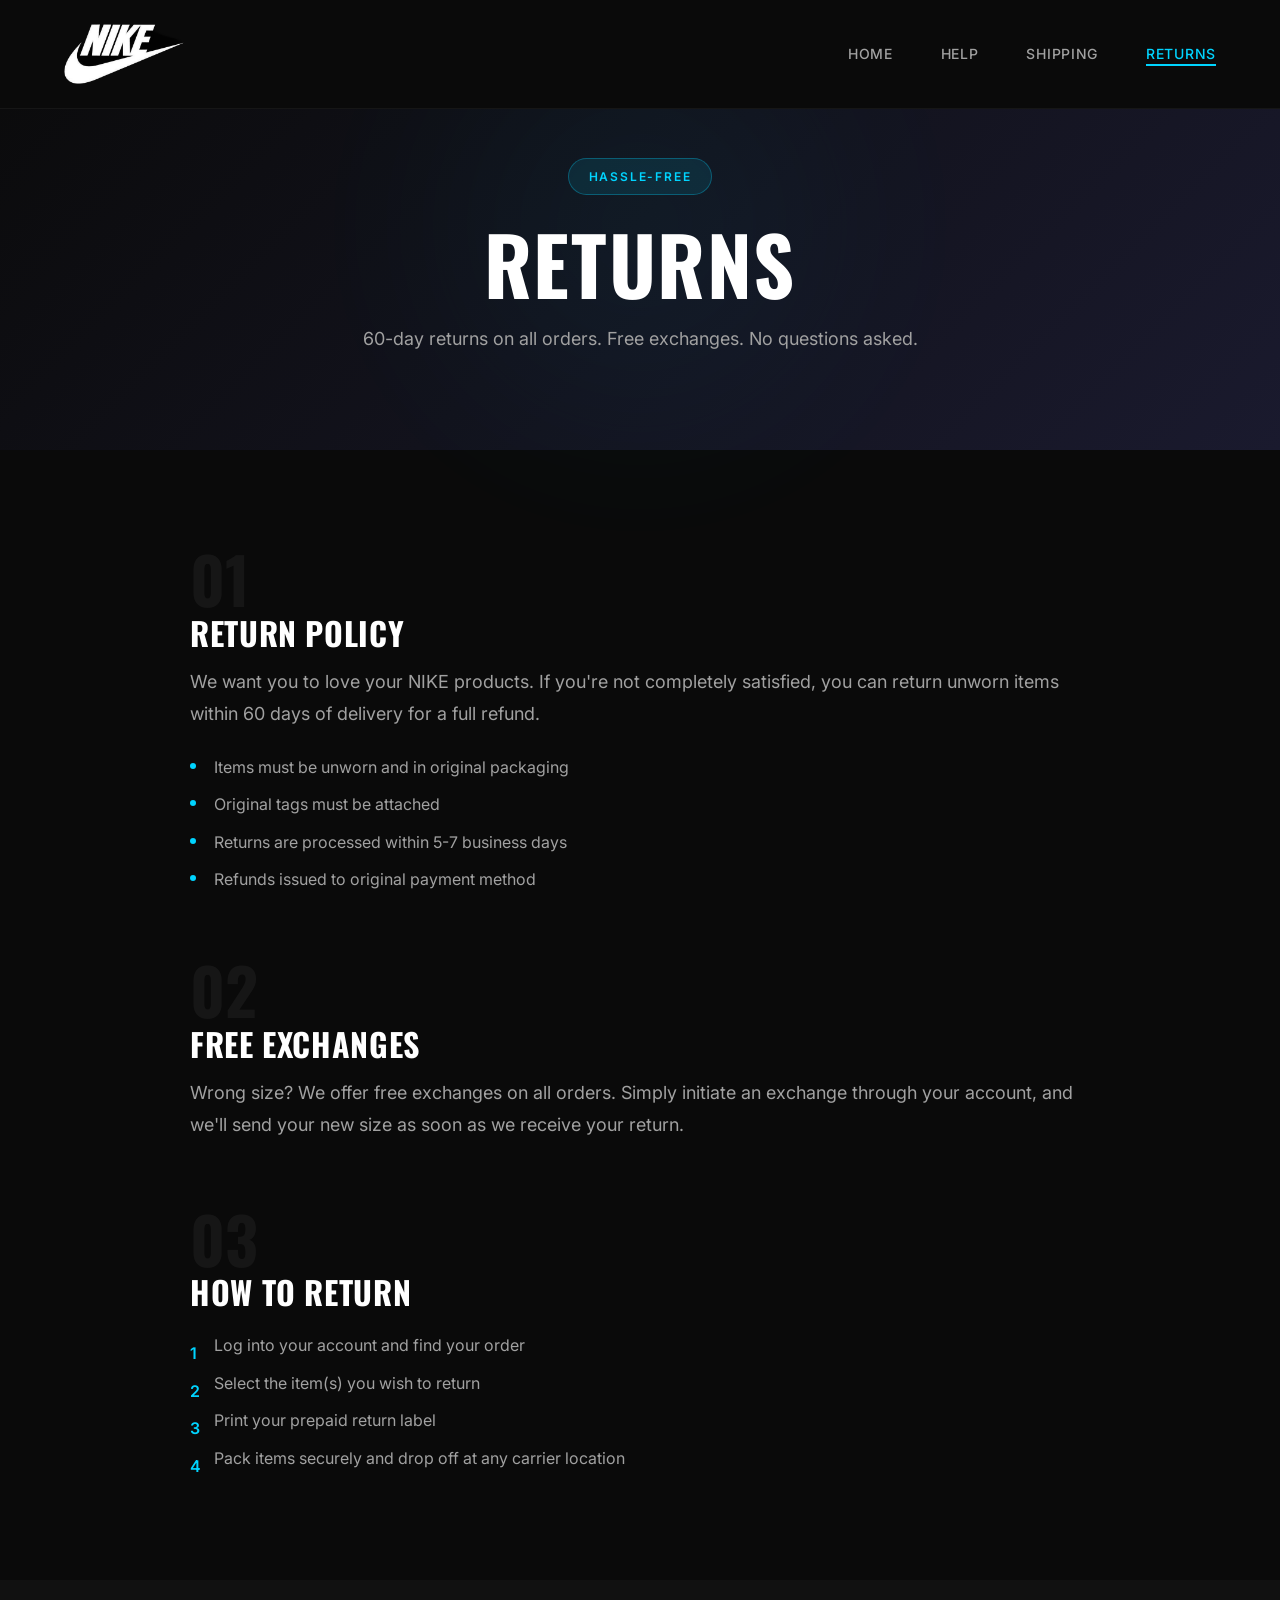
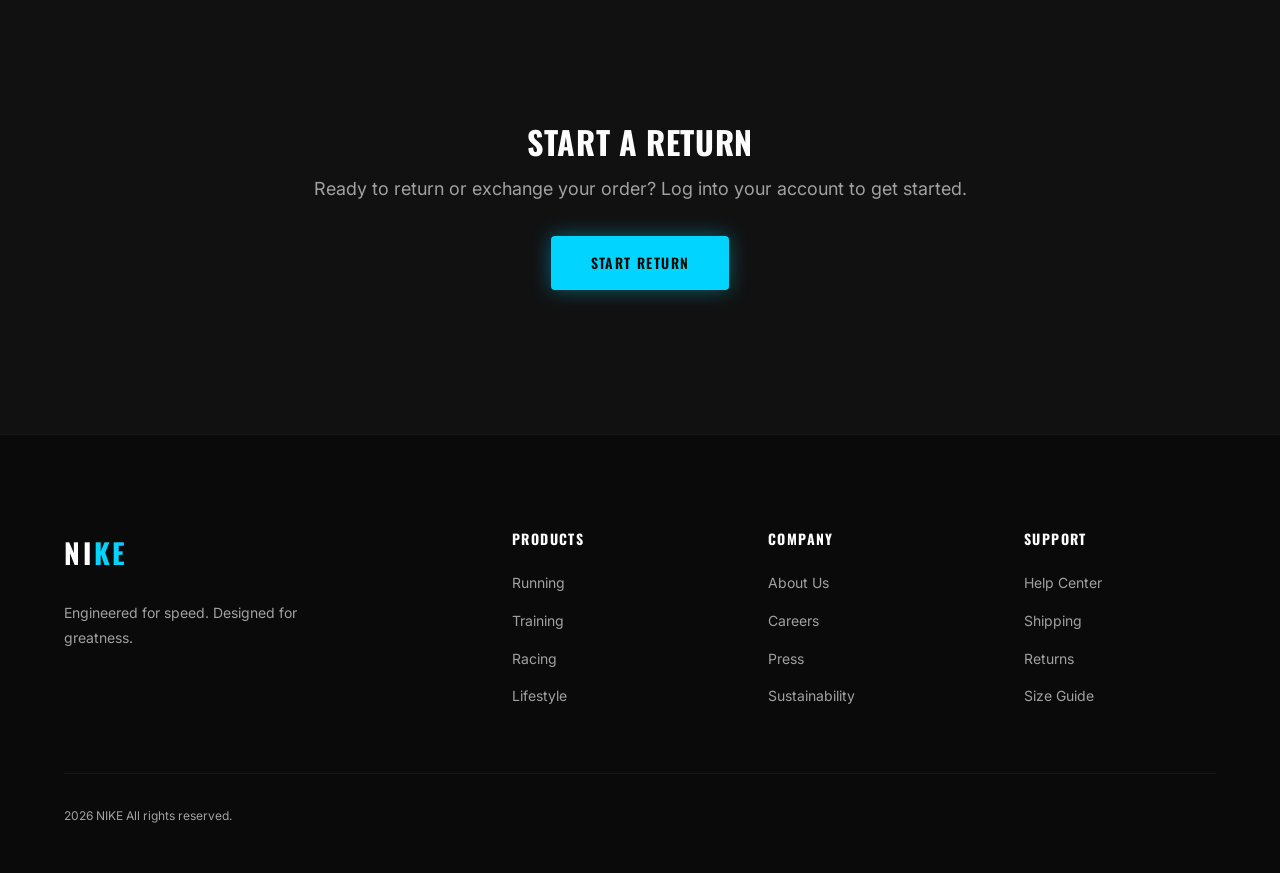
<file: pages/returns.html>
<!DOCTYPE html>
<html lang="en">
<head>
  <meta charset="UTF-8">
  <meta name="viewport" content="width=device-width, initial-scale=1.0">
  <meta name="description" content="NIKE Returns - Easy 60-day returns and exchanges on all orders.">
  <title>Returns | NIKE</title>
  <link rel="preconnect" href="https://fonts.googleapis.com">
  <link rel="preconnect" href="https://fonts.gstatic.com" crossorigin>
  <link href="https://fonts.googleapis.com/css2?family=Inter:wght@400;500;600&family=Oswald:wght@400;500;600;700&display=swap" rel="stylesheet">
  <link rel="stylesheet" href="../styles.css">
</head>
<body>
  <!-- Navigation -->
  <nav class="navbar navbar--solid">
    <img src="Img0.png" height="120" width="120"> </span></a>
    <ul class="navbar__links">
      <li><a href="../index.html" class="navbar__link">Home</a></li>
      <li><a href="help.html" class="navbar__link">Help</a></li>
      <li><a href="shipping.html" class="navbar__link">Shipping</a></li>
      <li><a href="returns.html" class="navbar__link navbar__link--active">Returns</a></li>
    </ul>
  </nav>

  <!-- Page Hero -->
  <section class="page-hero page-hero--returns">
    <div class="page-hero__content">
      <span class="page-hero__tag">Hassle-Free</span>
      <h1 class="page-hero__title">Returns</h1>
      <p class="page-hero__description">60-day returns on all orders. Free exchanges. No questions asked.</p>
    </div>
  </section>

  <!-- Return Policy -->
  <section class="content-section">
    <div class="content-section__container">
      <div class="content-block">
        <span class="content-block__number">01</span>
        <h2 class="content-block__title">Return Policy</h2>
        <p class="content-block__text">
          We want you to love your NIKE products. If you're not completely satisfied, you can return unworn items within 60 days of delivery for a full refund.
        </p>
        <ul class="content-list">
          <li>Items must be unworn and in original packaging</li>
          <li>Original tags must be attached</li>
          <li>Returns are processed within 5-7 business days</li>
          <li>Refunds issued to original payment method</li>
        </ul>
      </div>
      <div class="content-block">
        <span class="content-block__number">02</span>
        <h2 class="content-block__title">Free Exchanges</h2>
        <p class="content-block__text">
          Wrong size? We offer free exchanges on all orders. Simply initiate an exchange through your account, and we'll send your new size as soon as we receive your return.
        </p>
      </div>
      <div class="content-block">
        <span class="content-block__number">03</span>
        <h2 class="content-block__title">How to Return</h2>
        <ol class="content-list content-list--numbered">
          <li>Log into your account and find your order</li>
          <li>Select the item(s) you wish to return</li>
          <li>Print your prepaid return label</li>
          <li>Pack items securely and drop off at any carrier location</li>
        </ol>
      </div>
    </div>
  </section>

  <!-- CTA -->
  <section class="content-section content-section--dark">
    <div class="content-section__container">
      <div class="contact-block">
        <h2 class="contact-block__title">Start a Return</h2>
        <p class="contact-block__text">Ready to return or exchange your order? Log into your account to get started.</p>
        <a href="#" class="btn btn--primary">Start Return</a>
      </div>
    </div>
  </section>

  <!-- Footer -->
  <footer class="footer">
    <div class="footer__container">
      <div class="footer__brand">
        <div class="footer__logo">NI<span>KE</span></div>
        <p class="footer__description">Engineered for speed. Designed for greatness.</p>
      </div>
      <div class="footer__column">
        <h4>Products</h4>
        <ul class="footer__links">
          <li><a href="running.html" class="footer__link">Running</a></li>
          <li><a href="training.html" class="footer__link">Training</a></li>
          <li><a href="racing.html" class="footer__link">Racing</a></li>
          <li><a href="lifestyle.html" class="footer__link">Lifestyle</a></li>
        </ul>
      </div>
      <div class="footer__column">
        <h4>Company</h4>
        <ul class="footer__links">
          <li><a href="about.html" class="footer__link">About Us</a></li>
          <li><a href="careers.html" class="footer__link">Careers</a></li>
          <li><a href="press.html" class="footer__link">Press</a></li>
          <li><a href="sustainability.html" class="footer__link">Sustainability</a></li>
        </ul>
      </div>
      <div class="footer__column">
        <h4>Support</h4>
        <ul class="footer__links">
          <li><a href="help.html" class="footer__link">Help Center</a></li>
          <li><a href="shipping.html" class="footer__link">Shipping</a></li>
          <li><a href="returns.html" class="footer__link">Returns</a></li>
          <li><a href="size-guide.html" class="footer__link">Size Guide</a></li>
        </ul>
      </div>
    </div>
    <div class="footer__bottom">
      <p class="footer__copyright">2026 NIKE All rights reserved.</p>
    </div>
  </footer>
</body>
</html>
</file>
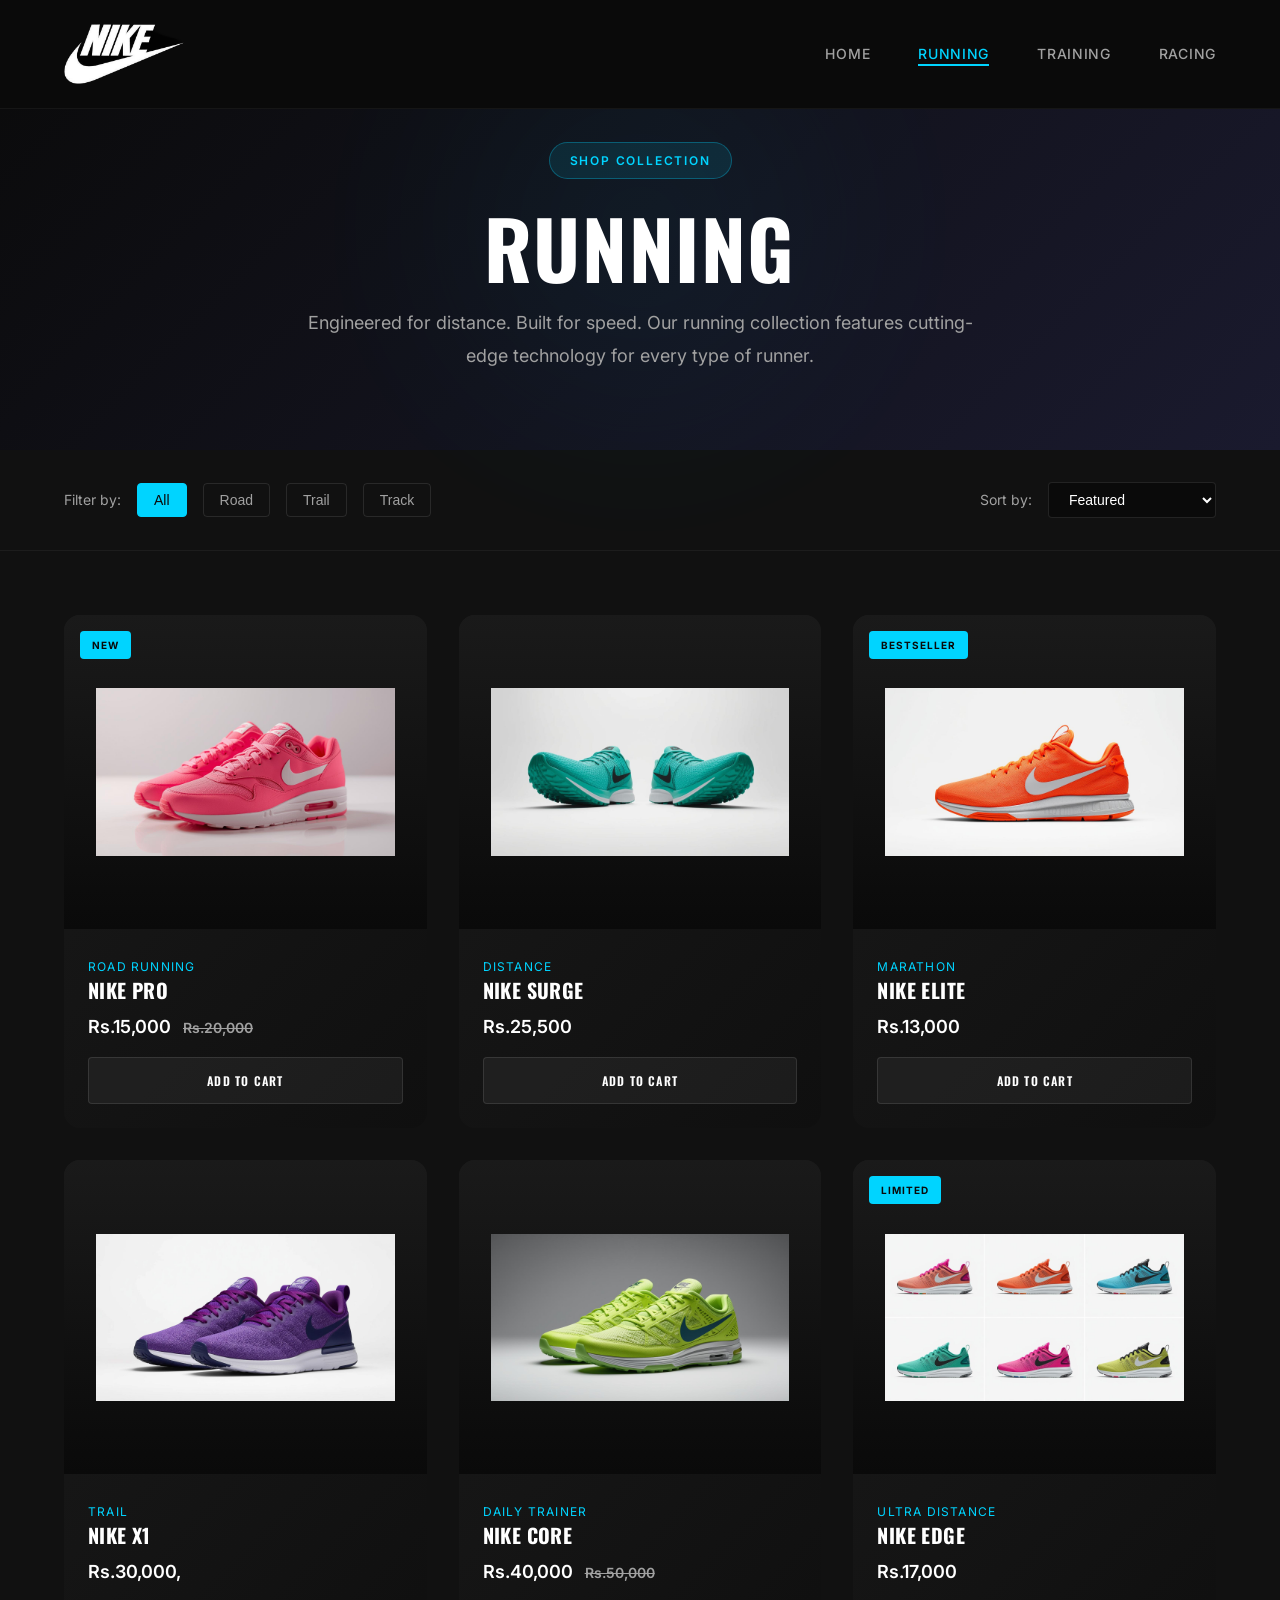
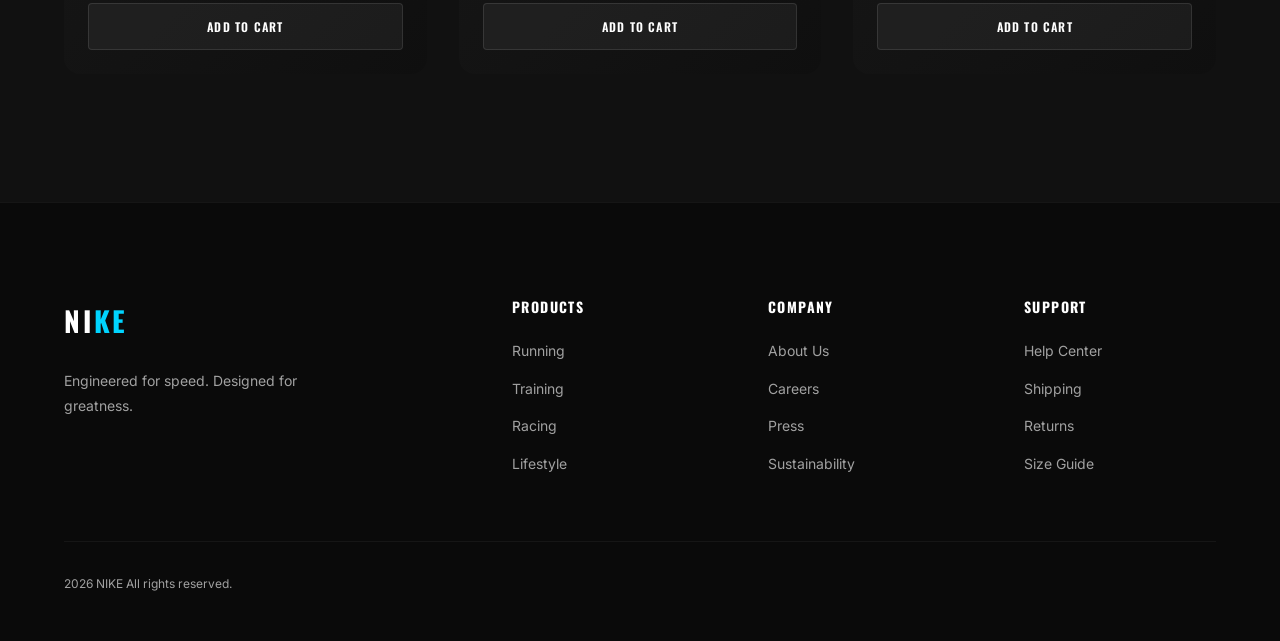
<file: pages/running.html>
<!DOCTYPE html>
<html lang="en">
<head>
  <meta charset="UTF-8">
  <meta name="viewport" content="width=device-width, initial-scale=1.0">
  <meta name="description" content="NIKE Running Collection - Premium running shoes engineered for speed and performance.">
  <title>Running | NIKE</title>
  <link rel="preconnect" href="https://fonts.googleapis.com">
  <link rel="preconnect" href="https://fonts.gstatic.com" crossorigin>
  <link href="https://fonts.googleapis.com/css2?family=Inter:wght@400;500;600&family=Oswald:wght@400;500;600;700&display=swap" rel="stylesheet">
  <link rel="stylesheet" href="../styles.css">
</head>
<body>
  <!-- Navigation -->
  <nav class="navbar navbar--solid">
    <img src="Img0.png" height="120" width="120"> 
    <ul class="navbar__links">
      <li><a href="../index.html" class="navbar__link">Home</a></li>
      <li><a href="running.html" class="navbar__link navbar__link--active">Running</a></li>
      <li><a href="training.html" class="navbar__link">Training</a></li>
      <li><a href="racing.html" class="navbar__link">Racing</a></li>
    </ul>
  </nav>

  <!-- Page Hero -->
  <section class="page-hero">
    <div class="page-hero__content">
      <span class="page-hero__tag">Shop Collection</span>
      <h1 class="page-hero__title">Running</h1>
      <p class="page-hero__description">Engineered for distance. Built for speed. Our running collection features cutting-edge technology for every type of runner.</p>
    </div>
  </section>

  <!-- Filters -->
  <section class="filters">
    <div class="filters__container">
      <div class="filters__group">
        <span class="filters__label">Filter by:</span>
        <button class="filters__btn filters__btn--active">All</button>
        <button class="filters__btn">Road</button>
        <button class="filters__btn">Trail</button>
        <button class="filters__btn">Track</button>
      </div>
      <div class="filters__group">
        <span class="filters__label">Sort by:</span>
        <select class="filters__select">
          <option>Featured</option>
          <option>Price: Low to High</option>
          <option>Price: High to Low</option>
          <option>Newest</option>
        </select>
      </div>
    </div>
  </section>

  <!-- Products Grid -->
  <section class="products products--page">
    <div class="products__grid">
      <article class="product-card">
        <div class="product-card__image">
          <span class="product-card__badge">New</span>
          <img src="Img5.jpg" alt="NIKE Pro">
        </div>
        <div class="product-card__content">
          <span class="product-card__category">Road Running</span>
          <h3 class="product-card__name">NIKE Pro</h3>
          <p class="product-card__price">Rs.15,000 <span>Rs.20,000</span></p>
          <button class="product-card__button">Add to Cart</button>
        </div>
      </article>
      <article class="product-card">
        <div class="product-card__image">
          <img src="Img6.jpg" alt="NIKE Surge">
        </div>
        <div class="product-card__content">
          <span class="product-card__category">Distance</span>
          <h3 class="product-card__name">NIKE Surge</h3>
          <p class="product-card__price">Rs.25,500</p>
          <button class="product-card__button">Add to Cart</button>
        </div>
      </article>
      <article class="product-card">
        <div class="product-card__image">
          <span class="product-card__badge">Bestseller</span>
          <img src="Img7.jpg" alt="NIKE Elite">
        </div>
        <div class="product-card__content">
          <span class="product-card__category">Marathon</span>
          <h3 class="product-card__name">NIKE Elite</h3>
          <p class="product-card__price">Rs.13,000</p>
          <button class="product-card__button">Add to Cart</button>
        </div>
      </article>
      <article class="product-card">
        <div class="product-card__image">
          <img src="Img8.jpg" alt="NIKE X1">
        </div>
        <div class="product-card__content">
          <span class="product-card__category">Trail</span>
          <h3 class="product-card__name">NIKE X1</h3>
          <p class="product-card__price">Rs.30,000,</p>
          <button class="product-card__button">Add to Cart</button>
        </div>
      </article>
      <article class="product-card">
        <div class="product-card__image">
          <img src="Img9.jpg" alt="NIKE Core">
        </div>
        <div class="product-card__content">
          <span class="product-card__category">Daily Trainer</span>
          <h3 class="product-card__name">NIKE Core</h3>
          <p class="product-card__price">Rs.40,000 <span>Rs.50,000</span></p>
          <button class="product-card__button">Add to Cart</button>
        </div>
      </article>
      <article class="product-card">
        <div class="product-card__image">
          <span class="product-card__badge">Limited</span>
          <img src="Img10.jpg" alt="NIKE Edge">
        </div>
        <div class="product-card__content">
          <span class="product-card__category">Ultra Distance</span>
          <h3 class="product-card__name">NIKE Edge</h3>
          <p class="product-card__price">Rs.17,000</p>
          <button class="product-card__button">Add to Cart</button>
        </div>
      </article>
    </div>
  </section>

  <!-- Footer -->
  <footer class="footer">
    <div class="footer__container">
      <div class="footer__brand">
        <div class="footer__logo">NI<span>KE</span></div>
        <p class="footer__description">Engineered for speed. Designed for greatness.</p>
      </div>
      <div class="footer__column">
        <h4>Products</h4>
        <ul class="footer__links">
          <li><a href="running.html" class="footer__link">Running</a></li>
          <li><a href="training.html" class="footer__link">Training</a></li>
          <li><a href="racing.html" class="footer__link">Racing</a></li>
          <li><a href="lifestyle.html" class="footer__link">Lifestyle</a></li>
        </ul>
      </div>
      <div class="footer__column">
        <h4>Company</h4>
        <ul class="footer__links">
          <li><a href="about.html" class="footer__link">About Us</a></li>
          <li><a href="careers.html" class="footer__link">Careers</a></li>
          <li><a href="press.html" class="footer__link">Press</a></li>
          <li><a href="sustainability.html" class="footer__link">Sustainability</a></li>
        </ul>
      </div>
      <div class="footer__column">
        <h4>Support</h4>
        <ul class="footer__links">
          <li><a href="help.html" class="footer__link">Help Center</a></li>
          <li><a href="shipping.html" class="footer__link">Shipping</a></li>
          <li><a href="returns.html" class="footer__link">Returns</a></li>
          <li><a href="size-guide.html" class="footer__link">Size Guide</a></li>
        </ul>
      </div>
    </div>
    <div class="footer__bottom">
      <p class="footer__copyright">2026 NIKE All rights reserved.</p>
    </div>
  </footer>
</body>
</html>
</file>
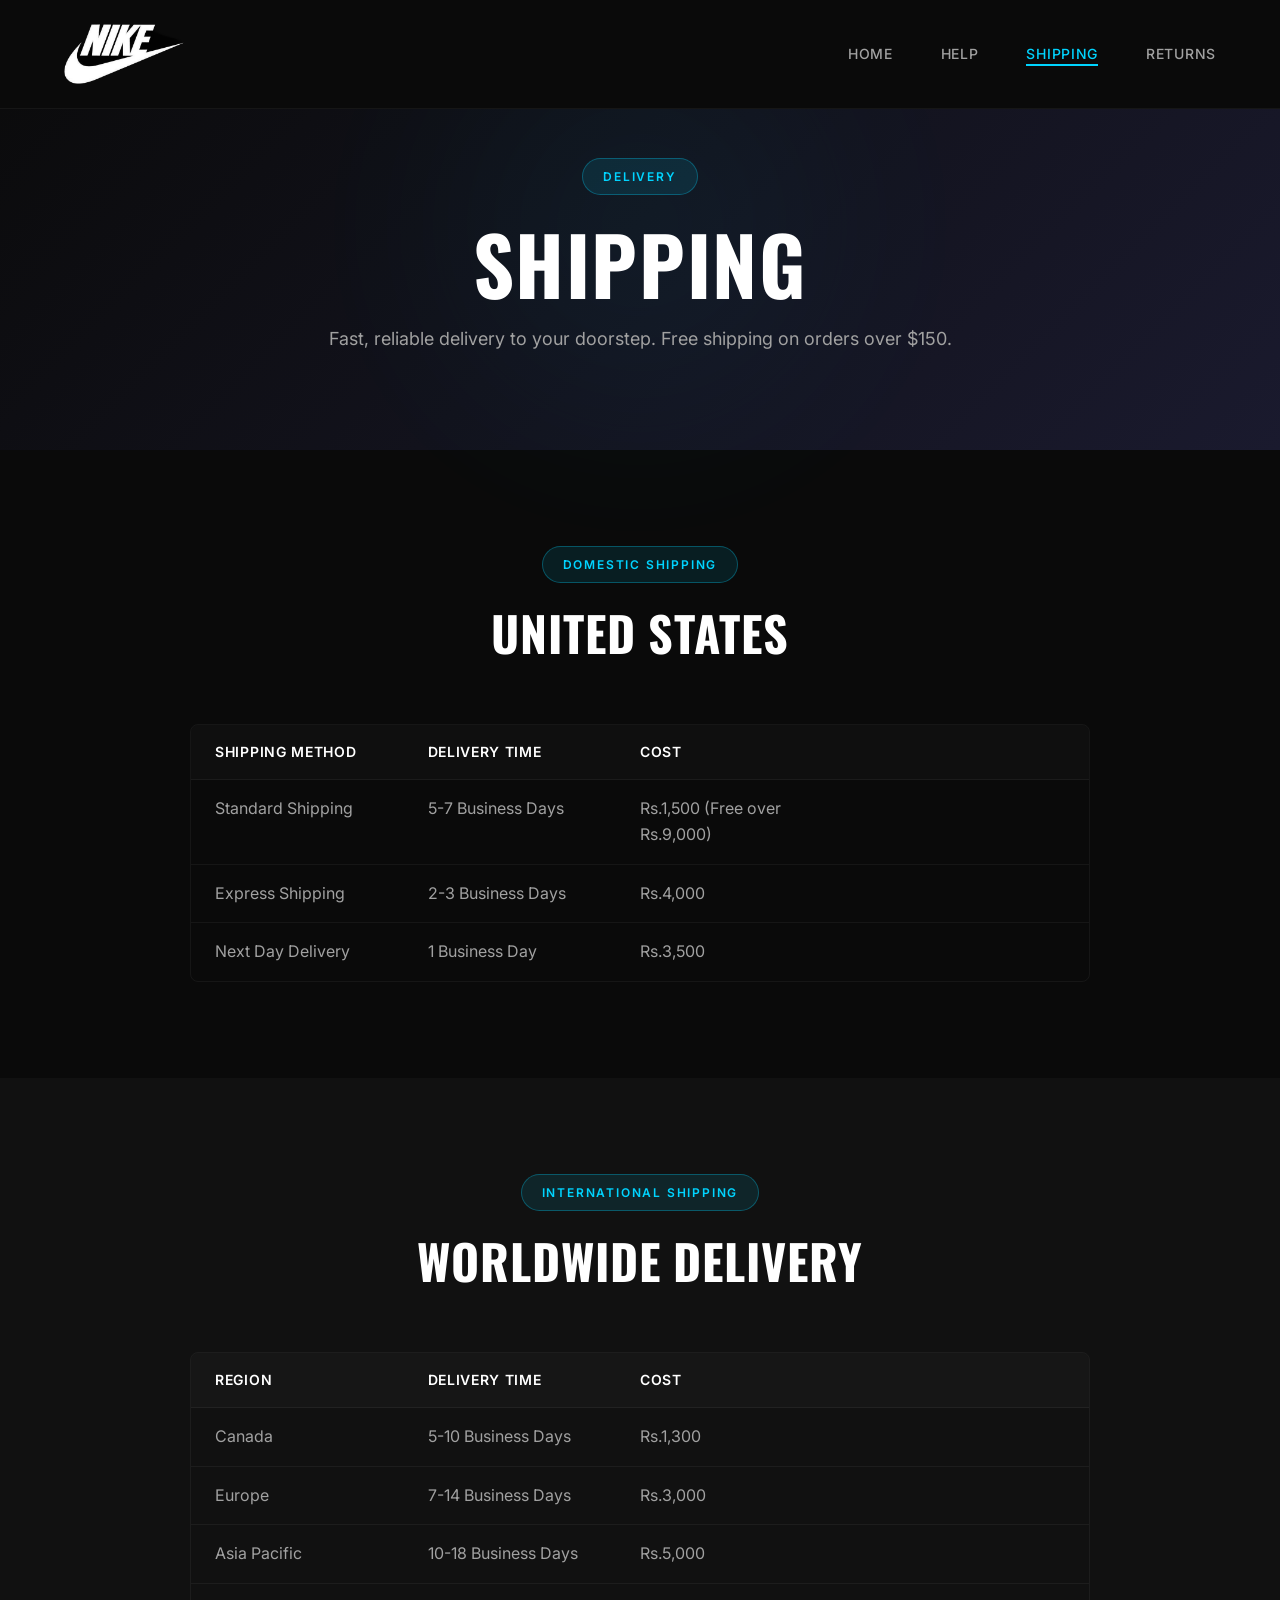
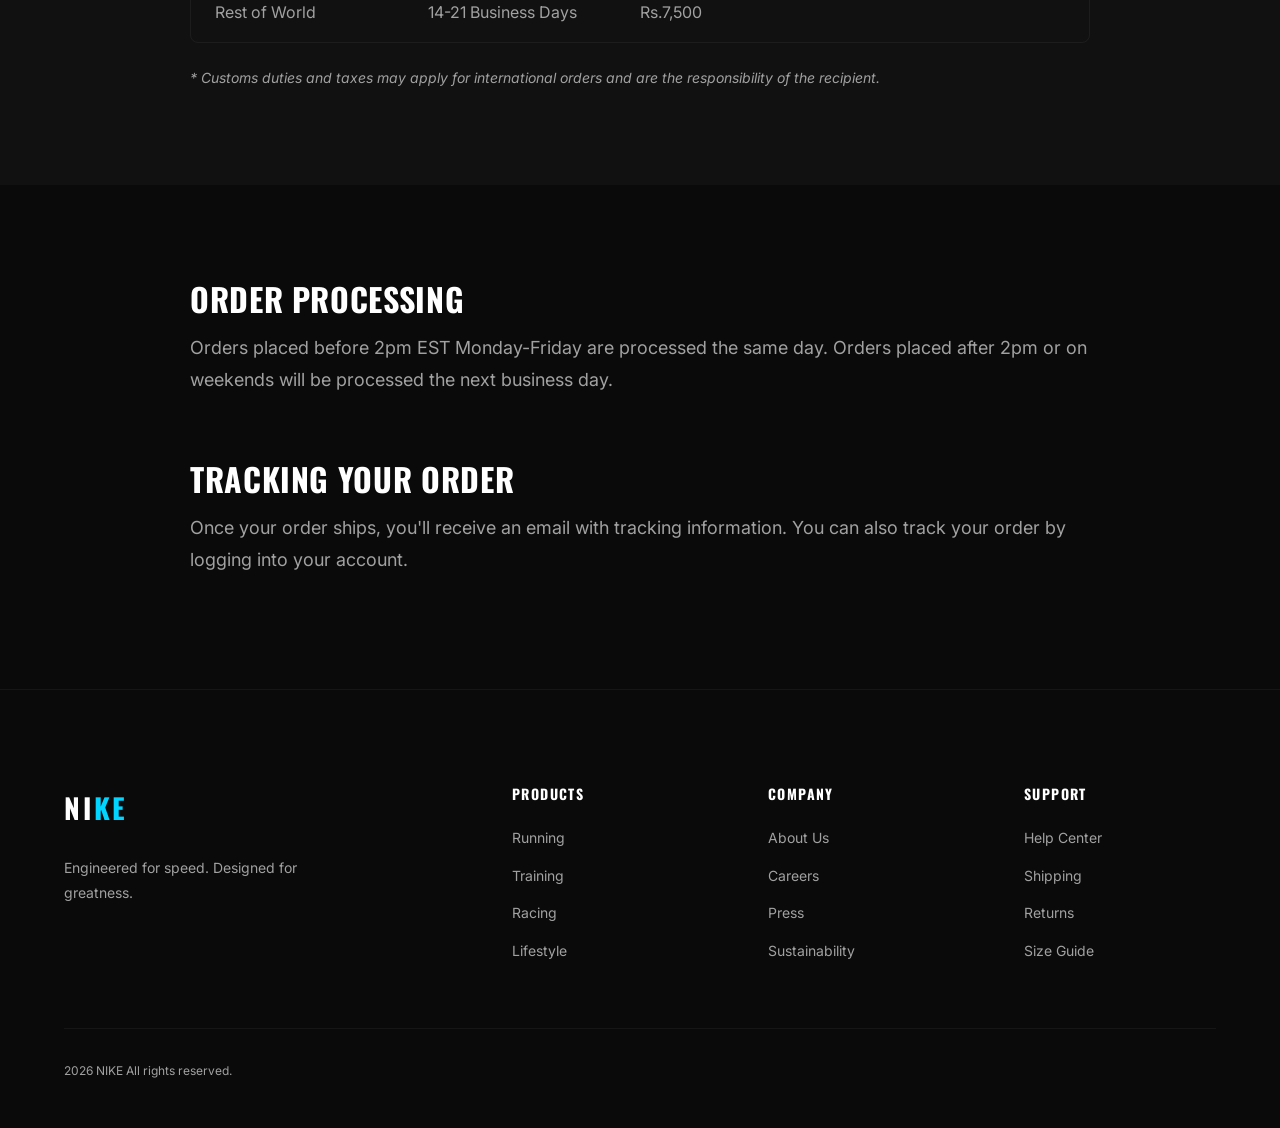
<file: pages/shipping.html>
<!DOCTYPE html>
<html lang="en">
<head>
  <meta charset="UTF-8">
  <meta name="viewport" content="width=device-width, initial-scale=1.0">
  <meta name="description" content="NIKE Shipping Information - Delivery times, costs, and international shipping details.">
  <title>Shipping | NIKE</title>
  <link rel="preconnect" href="https://fonts.googleapis.com">
  <link rel="preconnect" href="https://fonts.gstatic.com" crossorigin>
  <link href="https://fonts.googleapis.com/css2?family=Inter:wght@400;500;600&family=Oswald:wght@400;500;600;700&display=swap" rel="stylesheet">
  <link rel="stylesheet" href="../styles.css">
</head>
<body>
  <!-- Navigation -->
  <nav class="navbar navbar--solid">
   <img src="Img0.png" height="120" width="120"> 
    <ul class="navbar__links">
      <li><a href="../index.html" class="navbar__link">Home</a></li>
      <li><a href="help.html" class="navbar__link">Help</a></li>
      <li><a href="shipping.html" class="navbar__link navbar__link--active">Shipping</a></li>
      <li><a href="returns.html" class="navbar__link">Returns</a></li>
    </ul>
  </nav>

  <!-- Page Hero -->
  <section class="page-hero page-hero--shipping">
    <div class="page-hero__content">
      <span class="page-hero__tag">Delivery</span>
      <h1 class="page-hero__title">Shipping</h1>
      <p class="page-hero__description">Fast, reliable delivery to your doorstep. Free shipping on orders over $150.</p>
    </div>
  </section>

  <!-- Shipping Options -->
  <section class="content-section">
    <div class="content-section__container">
      <div class="section__header">
        <span class="section__tag">Domestic Shipping</span>
        <h2 class="section__title">United States</h2>
      </div>
      <div class="shipping-table">
        <div class="shipping-row shipping-row--header">
          <span>Shipping Method</span>
          <span>Delivery Time</span>
          <span>Cost</span>
        </div>
        <div class="shipping-row">
          <span>Standard Shipping</span>
          <span>5-7 Business Days</span>
          <span>Rs.1,500 (Free over Rs.9,000)</span>
        </div>
        <div class="shipping-row">
          <span>Express Shipping</span>
          <span>2-3 Business Days</span>
          <span>Rs.4,000</span>
        </div>
        <div class="shipping-row">
          <span>Next Day Delivery</span>
          <span>1 Business Day</span>
          <span>Rs.3,500</span>
        </div>
      </div>
    </div>
  </section>

  <!-- International -->
  <section class="content-section content-section--dark">
    <div class="content-section__container">
      <div class="section__header">
        <span class="section__tag">International Shipping</span>
        <h2 class="section__title">Worldwide Delivery</h2>
      </div>
      <div class="shipping-table">
        <div class="shipping-row shipping-row--header">
          <span>Region</span>
          <span>Delivery Time</span>
          <span>Cost</span>
        </div>
        <div class="shipping-row">
          <span>Canada</span>
          <span>5-10 Business Days</span>
          <span>Rs.1,300</span>
        </div>
        <div class="shipping-row">
          <span>Europe</span>
          <span>7-14 Business Days</span>
          <span>Rs.3,000</span>
        </div>
        <div class="shipping-row">
          <span>Asia Pacific</span>
          <span>10-18 Business Days</span>
          <span>Rs.5,000</span>
        </div>
        <div class="shipping-row">
          <span>Rest of World</span>
          <span>14-21 Business Days</span>
          <span>Rs.7,500</span>
        </div>
      </div>
      <p class="shipping-note">* Customs duties and taxes may apply for international orders and are the responsibility of the recipient.</p>
    </div>
  </section>

  <!-- Additional Info -->
  <section class="content-section">
    <div class="content-section__container">
      <div class="content-block">
        <h2 class="content-block__title">Order Processing</h2>
        <p class="content-block__text">
          Orders placed before 2pm EST Monday-Friday are processed the same day. Orders placed after 2pm or on weekends will be processed the next business day.
        </p>
      </div>
      <div class="content-block">
        <h2 class="content-block__title">Tracking Your Order</h2>
        <p class="content-block__text">
          Once your order ships, you'll receive an email with tracking information. You can also track your order by logging into your account.
        </p>
      </div>
    </div>
  </section>

  <!-- Footer -->
  <footer class="footer">
    <div class="footer__container">
      <div class="footer__brand">
        <div class="footer__logo">NI<span>KE</span></div>
        <p class="footer__description">Engineered for speed. Designed for greatness.</p>
      </div>
      <div class="footer__column">
        <h4>Products</h4>
        <ul class="footer__links">
          <li><a href="running.html" class="footer__link">Running</a></li>
          <li><a href="training.html" class="footer__link">Training</a></li>
          <li><a href="racing.html" class="footer__link">Racing</a></li>
          <li><a href="lifestyle.html" class="footer__link">Lifestyle</a></li>
        </ul>
      </div>
      <div class="footer__column">
        <h4>Company</h4>
        <ul class="footer__links">
          <li><a href="about.html" class="footer__link">About Us</a></li>
          <li><a href="careers.html" class="footer__link">Careers</a></li>
          <li><a href="press.html" class="footer__link">Press</a></li>
          <li><a href="sustainability.html" class="footer__link">Sustainability</a></li>
        </ul>
      </div>
      <div class="footer__column">
        <h4>Support</h4>
        <ul class="footer__links">
          <li><a href="help.html" class="footer__link">Help Center</a></li>
          <li><a href="shipping.html" class="footer__link">Shipping</a></li>
          <li><a href="returns.html" class="footer__link">Returns</a></li>
          <li><a href="size-guide.html" class="footer__link">Size Guide</a></li>
        </ul>
      </div>
    </div>
    <div class="footer__bottom">
      <p class="footer__copyright">2026 NIKE All rights reserved.</p>
    </div>
  </footer>
</body>
</html>
</file>
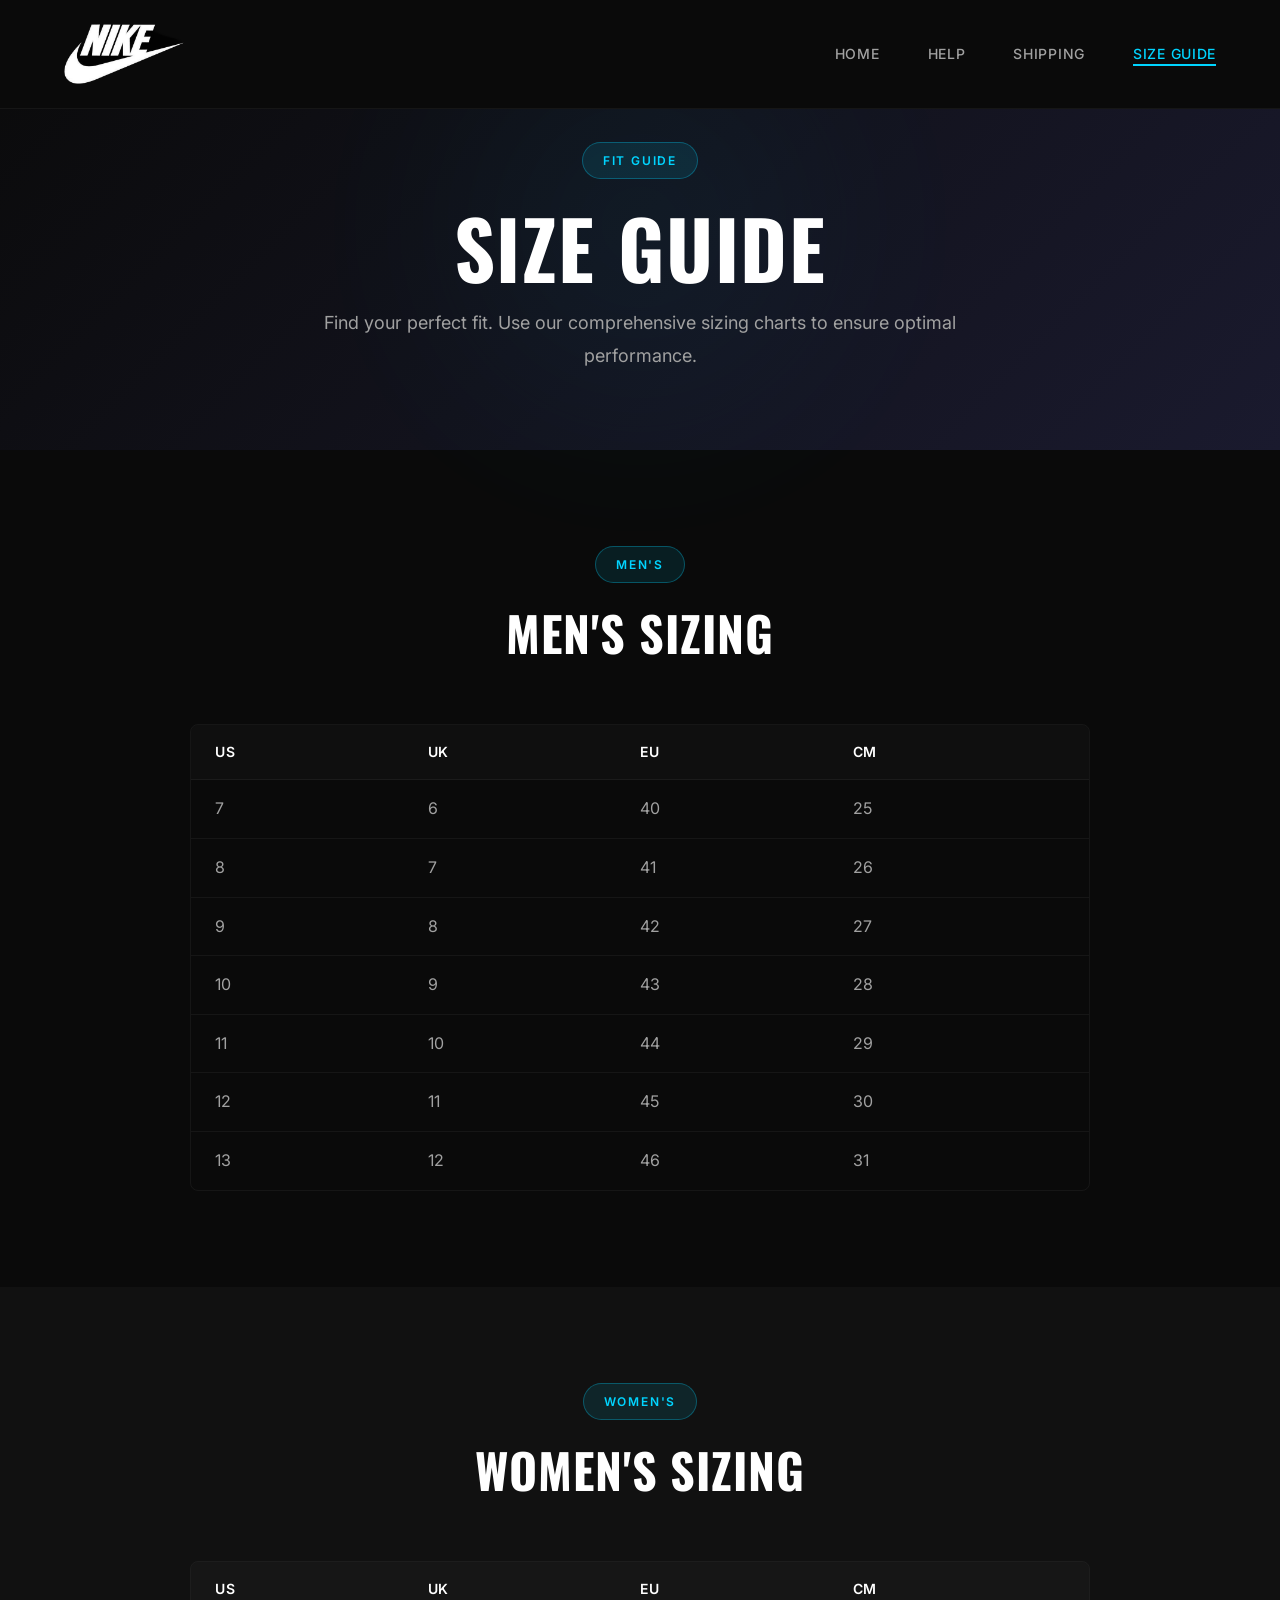
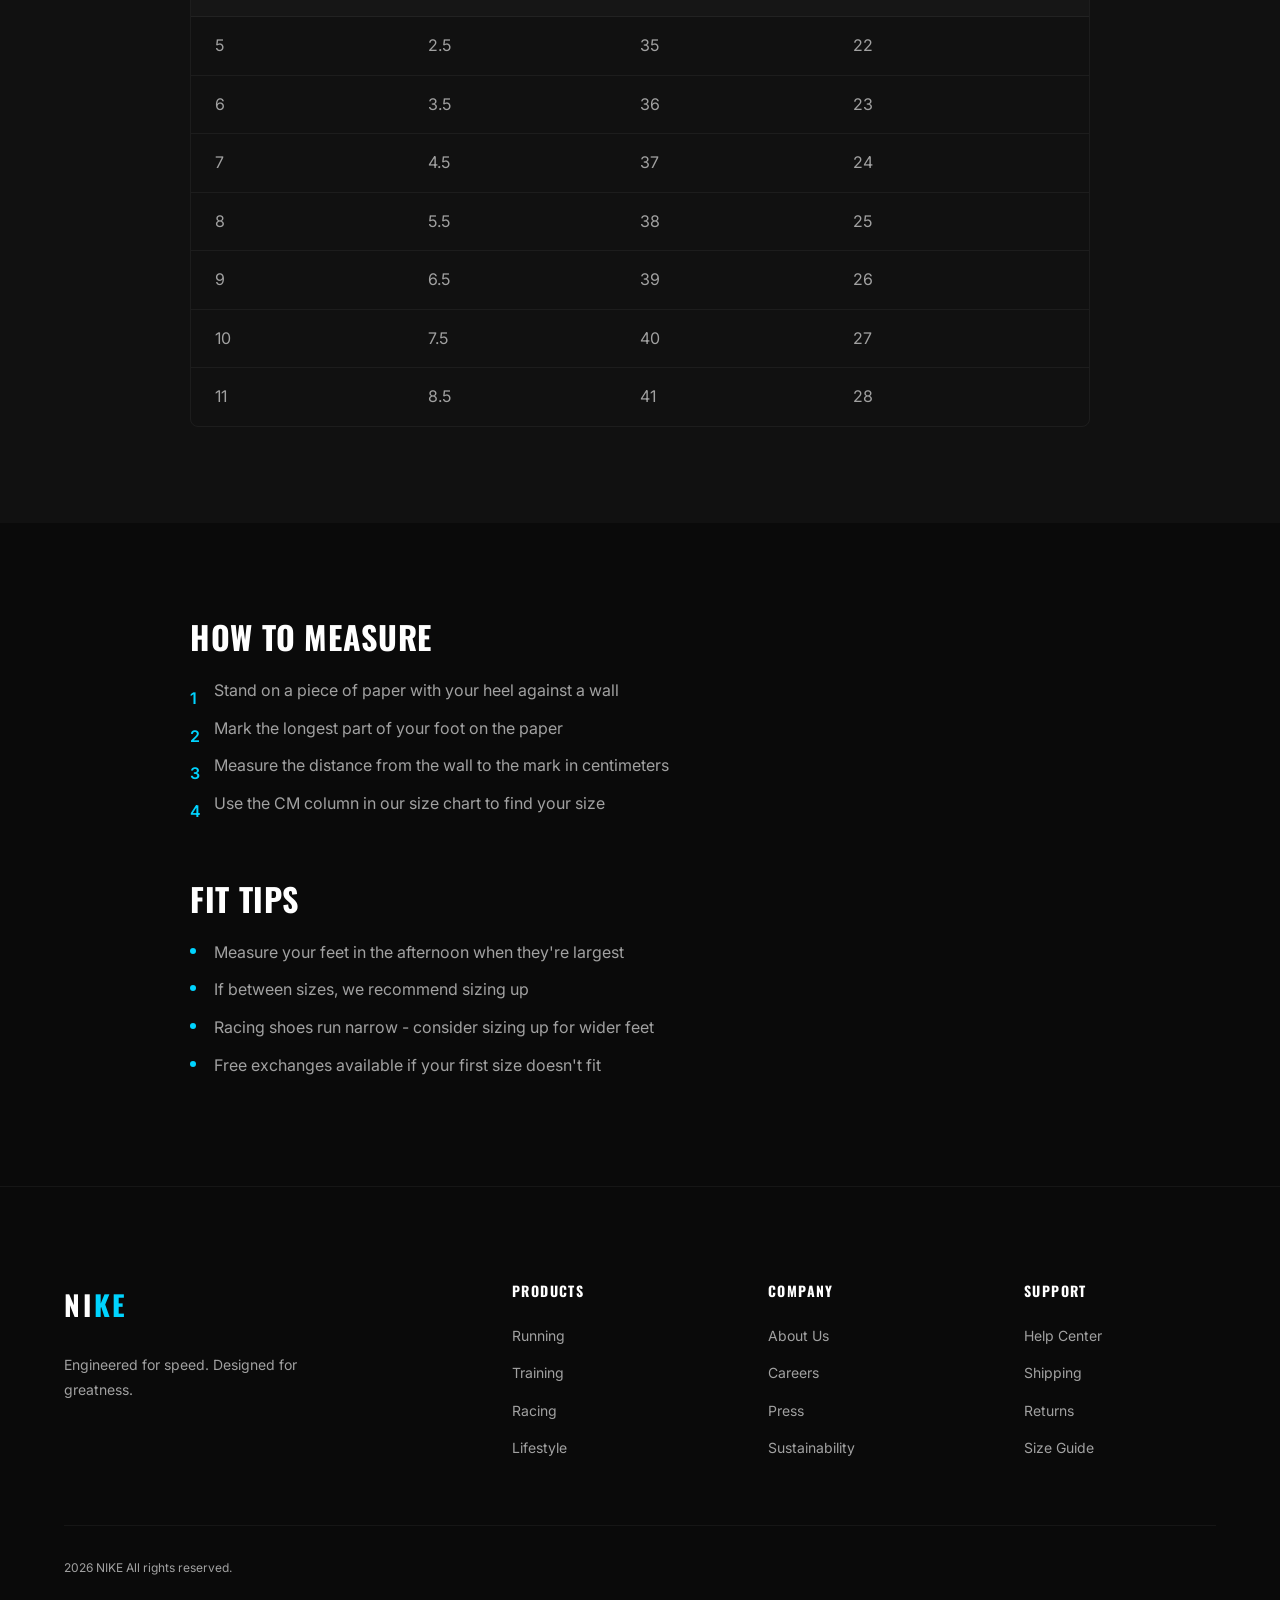
<file: pages/size-guide.html>
<!DOCTYPE html>
<html lang="en">
<head>
  <meta charset="UTF-8">
  <meta name="viewport" content="width=device-width, initial-scale=1.0">
  <meta name="description" content="NIKE Size Guide - Find your perfect fit with our comprehensive sizing chart.">
  <title>Size Guide | NIKE</title>
  <link rel="preconnect" href="https://fonts.googleapis.com">
  <link rel="preconnect" href="https://fonts.gstatic.com" crossorigin>
  <link href="https://fonts.googleapis.com/css2?family=Inter:wght@400;500;600&family=Oswald:wght@400;500;600;700&display=swap" rel="stylesheet">
  <link rel="stylesheet" href="../styles.css">
</head>
<body>
  <!-- Navigation -->
  <nav class="navbar navbar--solid">
    <img src="Img0.png" height="120" width="120"> 
    <ul class="navbar__links">
      <li><a href="../index.html" class="navbar__link">Home</a></li>
      <li><a href="help.html" class="navbar__link">Help</a></li>
      <li><a href="shipping.html" class="navbar__link">Shipping</a></li>
      <li><a href="size-guide.html" class="navbar__link navbar__link--active">Size Guide</a></li>
    </ul>
  </nav>

  <!-- Page Hero -->
  <section class="page-hero page-hero--size">
    <div class="page-hero__content">
      <span class="page-hero__tag">Fit Guide</span>
      <h1 class="page-hero__title">Size Guide</h1>
      <p class="page-hero__description">Find your perfect fit. Use our comprehensive sizing charts to ensure optimal performance.</p>
    </div>
  </section>

  <!-- Men's Sizes -->
  <section class="content-section">
    <div class="content-section__container">
      <div class="section__header">
        <span class="section__tag">Men's</span>
        <h2 class="section__title">Men's Sizing</h2>
      </div>
      <div class="size-table">
        <div class="size-row size-row--header">
          <span>US</span>
          <span>UK</span>
          <span>EU</span>
          <span>CM</span>
        </div>
        <div class="size-row">
          <span>7</span>
          <span>6</span>
          <span>40</span>
          <span>25</span>
        </div>
        <div class="size-row">
          <span>8</span>
          <span>7</span>
          <span>41</span>
          <span>26</span>
        </div>
        <div class="size-row">
          <span>9</span>
          <span>8</span>
          <span>42</span>
          <span>27</span>
        </div>
        <div class="size-row">
          <span>10</span>
          <span>9</span>
          <span>43</span>
          <span>28</span>
        </div>
        <div class="size-row">
          <span>11</span>
          <span>10</span>
          <span>44</span>
          <span>29</span>
        </div>
        <div class="size-row">
          <span>12</span>
          <span>11</span>
          <span>45</span>
          <span>30</span>
        </div>
        <div class="size-row">
          <span>13</span>
          <span>12</span>
          <span>46</span>
          <span>31</span>
        </div>
      </div>
    </div>
  </section>

  <!-- Women's Sizes -->
  <section class="content-section content-section--dark">
    <div class="content-section__container">
      <div class="section__header">
        <span class="section__tag">Women's</span>
        <h2 class="section__title">Women's Sizing</h2>
      </div>
      <div class="size-table">
        <div class="size-row size-row--header">
          <span>US</span>
          <span>UK</span>
          <span>EU</span>
          <span>CM</span>
        </div>
        <div class="size-row">
          <span>5</span>
          <span>2.5</span>
          <span>35</span>
          <span>22</span>
        </div>
        <div class="size-row">
          <span>6</span>
          <span>3.5</span>
          <span>36</span>
          <span>23</span>
        </div>
        <div class="size-row">
          <span>7</span>
          <span>4.5</span>
          <span>37</span>
          <span>24</span>
        </div>
        <div class="size-row">
          <span>8</span>
          <span>5.5</span>
          <span>38</span>
          <span>25</span>
        </div>
        <div class="size-row">
          <span>9</span>
          <span>6.5</span>
          <span>39</span>
          <span>26</span>
        </div>
        <div class="size-row">
          <span>10</span>
          <span>7.5</span>
          <span>40</span>
          <span>27</span>
        </div>
        <div class="size-row">
          <span>11</span>
          <span>8.5</span>
          <span>41</span>
          <span>28</span>
        </div>
      </div>
    </div>
  </section>

  <!-- Measuring Tips -->
  <section class="content-section">
    <div class="content-section__container">
      <div class="content-block">
        <h2 class="content-block__title">How to Measure</h2>
        <ol class="content-list content-list--numbered">
          <li>Stand on a piece of paper with your heel against a wall</li>
          <li>Mark the longest part of your foot on the paper</li>
          <li>Measure the distance from the wall to the mark in centimeters</li>
          <li>Use the CM column in our size chart to find your size</li>
        </ol>
      </div>
      <div class="content-block">
        <h2 class="content-block__title">Fit Tips</h2>
        <ul class="content-list">
          <li>Measure your feet in the afternoon when they're largest</li>
          <li>If between sizes, we recommend sizing up</li>
          <li>Racing shoes run narrow - consider sizing up for wider feet</li>
          <li>Free exchanges available if your first size doesn't fit</li>
        </ul>
      </div>
    </div>
  </section>

  <!-- Footer -->
  <footer class="footer">
    <div class="footer__container">
      <div class="footer__brand">
        <div class="footer__logo">NI<span>KE</span></div>
        <p class="footer__description">Engineered for speed. Designed for greatness.</p>
      </div>
      <div class="footer__column">
        <h4>Products</h4>
        <ul class="footer__links">
          <li><a href="running.html" class="footer__link">Running</a></li>
          <li><a href="training.html" class="footer__link">Training</a></li>
          <li><a href="racing.html" class="footer__link">Racing</a></li>
          <li><a href="lifestyle.html" class="footer__link">Lifestyle</a></li>
        </ul>
      </div>
      <div class="footer__column">
        <h4>Company</h4>
        <ul class="footer__links">
          <li><a href="about.html" class="footer__link">About Us</a></li>
          <li><a href="careers.html" class="footer__link">Careers</a></li>
          <li><a href="press.html" class="footer__link">Press</a></li>
          <li><a href="sustainability.html" class="footer__link">Sustainability</a></li>
        </ul>
      </div>
      <div class="footer__column">
        <h4>Support</h4>
        <ul class="footer__links">
          <li><a href="help.html" class="footer__link">Help Center</a></li>
          <li><a href="shipping.html" class="footer__link">Shipping</a></li>
          <li><a href="returns.html" class="footer__link">Returns</a></li>
          <li><a href="size-guide.html" class="footer__link">Size Guide</a></li>
        </ul>
      </div>
    </div>
    <div class="footer__bottom">
      <p class="footer__copyright">2026 NIKE All rights reserved.</p>
    </div>
  </footer>
</body>
</html>
</file>
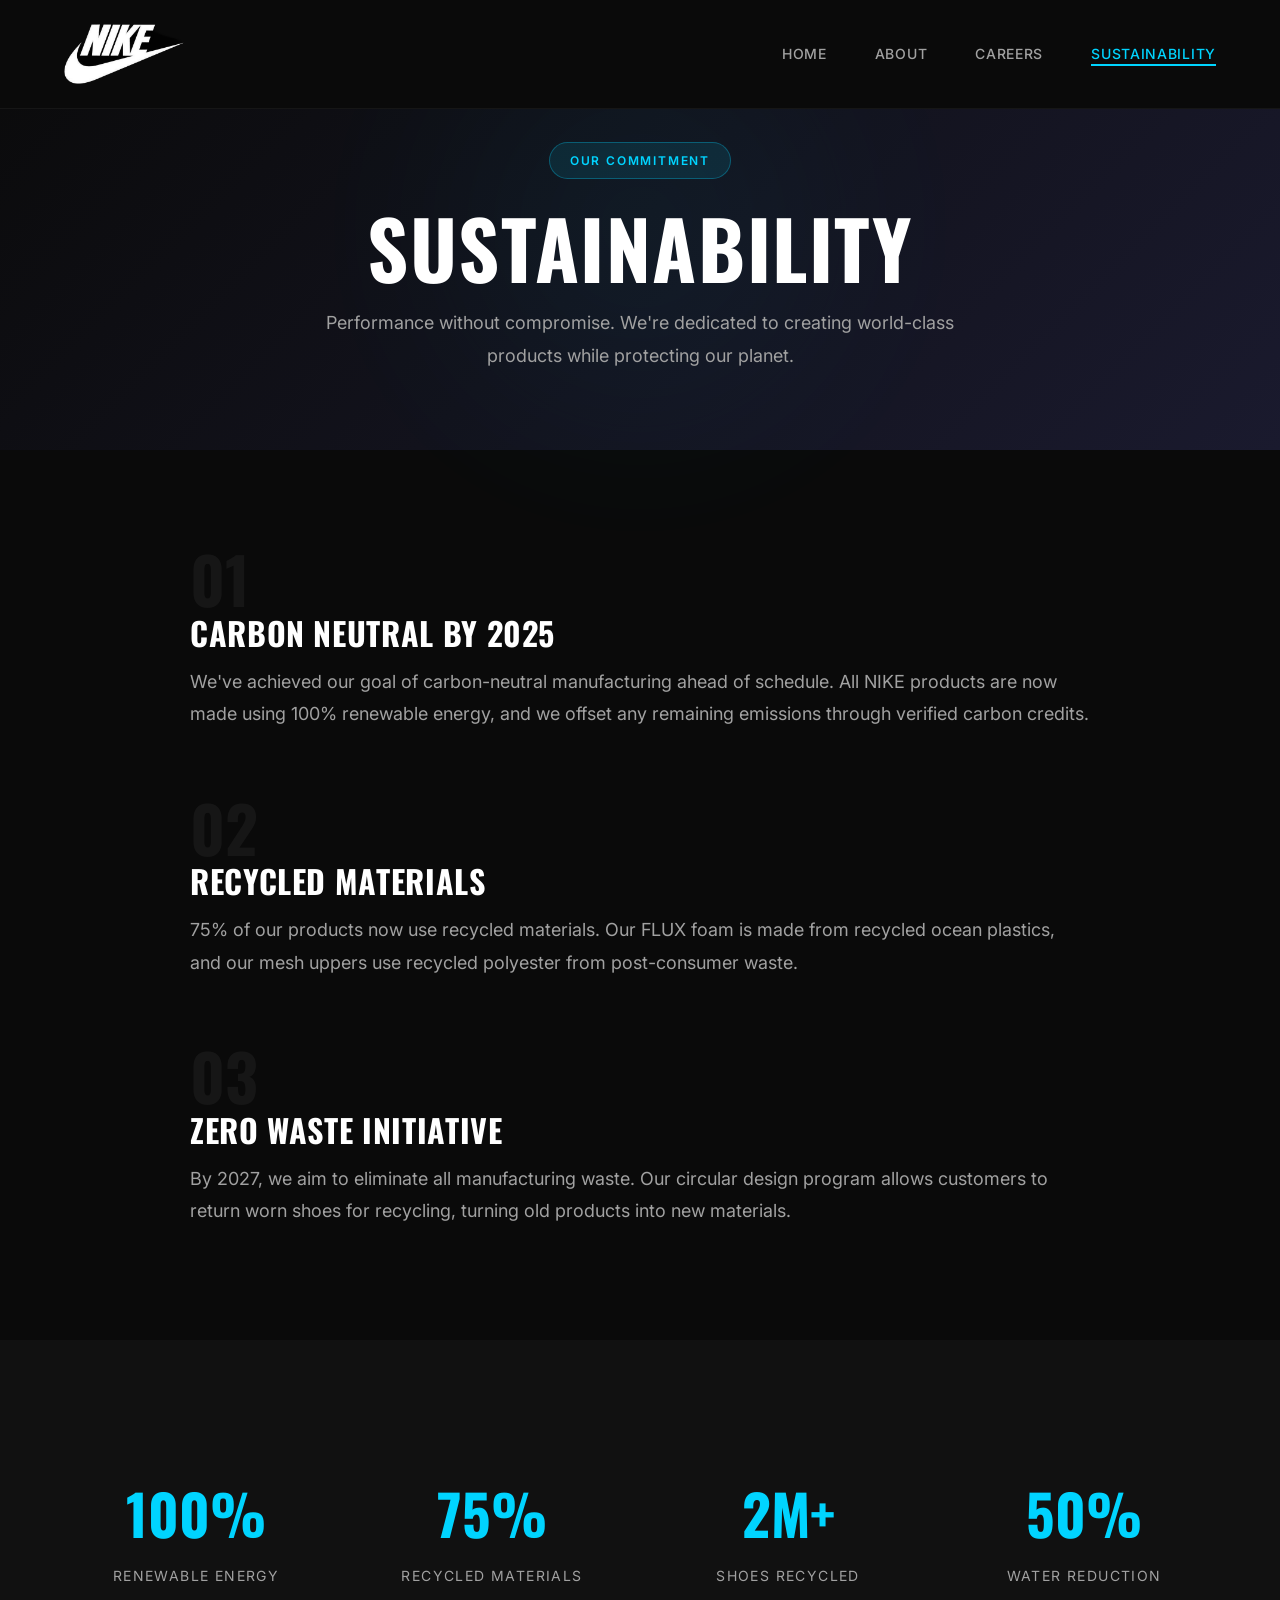
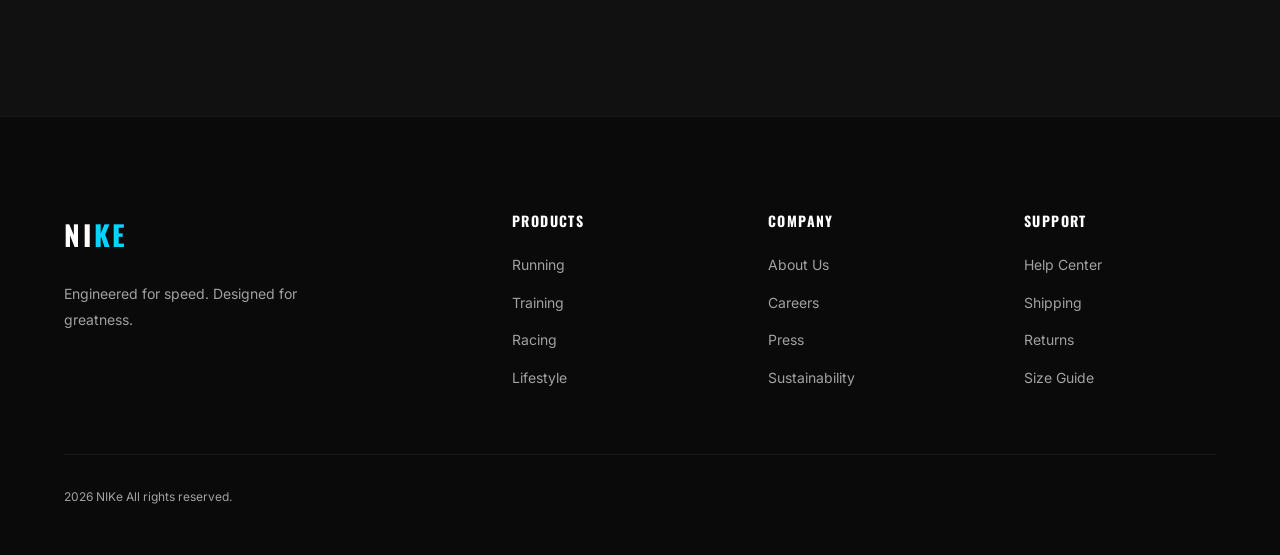
<file: pages/sustainability.html>
<!DOCTYPE html>
<html lang="en">
<head>
  <meta charset="UTF-8">
  <meta name="viewport" content="width=device-width, initial-scale=1.0">
  <meta name="description" content="NIKE Sustainability - Our commitment to environmental responsibility and sustainable manufacturing.">
  <title>Sustainability | NIKE</title>
  <link rel="preconnect" href="https://fonts.googleapis.com">
  <link rel="preconnect" href="https://fonts.gstatic.com" crossorigin>
  <link href="https://fonts.googleapis.com/css2?family=Inter:wght@400;500;600&family=Oswald:wght@400;500;600;700&display=swap" rel="stylesheet">
  <link rel="stylesheet" href="../styles.css">
</head>
<body>
  <!-- Navigation -->
  <nav class="navbar navbar--solid">
    <img src="Img0.png" height="120" width="120"> 
    <ul class="navbar__links">
      <li><a href="../index.html" class="navbar__link">Home</a></li>
      <li><a href="about.html" class="navbar__link">About</a></li>
      <li><a href="careers.html" class="navbar__link">Careers</a></li>
      <li><a href="sustainability.html" class="navbar__link navbar__link--active">Sustainability</a></li>
    </ul>
  </nav>

  <!-- Page Hero -->
  <section class="page-hero page-hero--sustainability">
    <div class="page-hero__content">
      <span class="page-hero__tag">Our Commitment</span>
      <h1 class="page-hero__title">Sustainability</h1>
      <p class="page-hero__description">Performance without compromise. We're dedicated to creating world-class products while protecting our planet.</p>
    </div>
  </section>

  <!-- Goals Section -->
  <section class="content-section">
    <div class="content-section__container">
      <div class="content-block">
        <span class="content-block__number">01</span>
        <h2 class="content-block__title">Carbon Neutral by 2025</h2>
        <p class="content-block__text">
          We've achieved our goal of carbon-neutral manufacturing ahead of schedule. All NIKE products are now made using 100% renewable energy, and we offset any remaining emissions through verified carbon credits.
        </p>
      </div>
      <div class="content-block">
        <span class="content-block__number">02</span>
        <h2 class="content-block__title">Recycled Materials</h2>
        <p class="content-block__text">
          75% of our products now use recycled materials. Our FLUX foam is made from recycled ocean plastics, and our mesh uppers use recycled polyester from post-consumer waste.
        </p>
      </div>
      <div class="content-block">
        <span class="content-block__number">03</span>
        <h2 class="content-block__title">Zero Waste Initiative</h2>
        <p class="content-block__text">
          By 2027, we aim to eliminate all manufacturing waste. Our circular design program allows customers to return worn shoes for recycling, turning old products into new materials.
        </p>
      </div>
    </div>
  </section>

  <!-- Stats -->
  <section class="stats-section">
    <div class="stats-section__container">
      <div class="stat-large">
        <div class="stat-large__value">100%</div>
        <div class="stat-large__label">Renewable Energy</div>
      </div>
      <div class="stat-large">
        <div class="stat-large__value">75%</div>
        <div class="stat-large__label">Recycled Materials</div>
      </div>
      <div class="stat-large">
        <div class="stat-large__value">2M+</div>
        <div class="stat-large__label">Shoes Recycled</div>
      </div>
      <div class="stat-large">
        <div class="stat-large__value">50%</div>
        <div class="stat-large__label">Water Reduction</div>
      </div>
    </div>
  </section>

  <!-- Footer -->
  <footer class="footer">
    <div class="footer__container">
      <div class="footer__brand">
        <div class="footer__logo">NI<span>KE</span></div>
        <p class="footer__description">Engineered for speed. Designed for greatness.</p>
      </div>
      <div class="footer__column">
        <h4>Products</h4>
        <ul class="footer__links">
          <li><a href="running.html" class="footer__link">Running</a></li>
          <li><a href="training.html" class="footer__link">Training</a></li>
          <li><a href="racing.html" class="footer__link">Racing</a></li>
          <li><a href="lifestyle.html" class="footer__link">Lifestyle</a></li>
        </ul>
      </div>
      <div class="footer__column">
        <h4>Company</h4>
        <ul class="footer__links">
          <li><a href="about.html" class="footer__link">About Us</a></li>
          <li><a href="careers.html" class="footer__link">Careers</a></li>
          <li><a href="press.html" class="footer__link">Press</a></li>
          <li><a href="sustainability.html" class="footer__link">Sustainability</a></li>
        </ul>
      </div>
      <div class="footer__column">
        <h4>Support</h4>
        <ul class="footer__links">
          <li><a href="help.html" class="footer__link">Help Center</a></li>
          <li><a href="shipping.html" class="footer__link">Shipping</a></li>
          <li><a href="returns.html" class="footer__link">Returns</a></li>
          <li><a href="size-guide.html" class="footer__link">Size Guide</a></li>
        </ul>
      </div>
    </div>
    <div class="footer__bottom">
      <p class="footer__copyright">2026 NIKe All rights reserved.</p>
    </div>
  </footer>
</body>
</html>
</file>
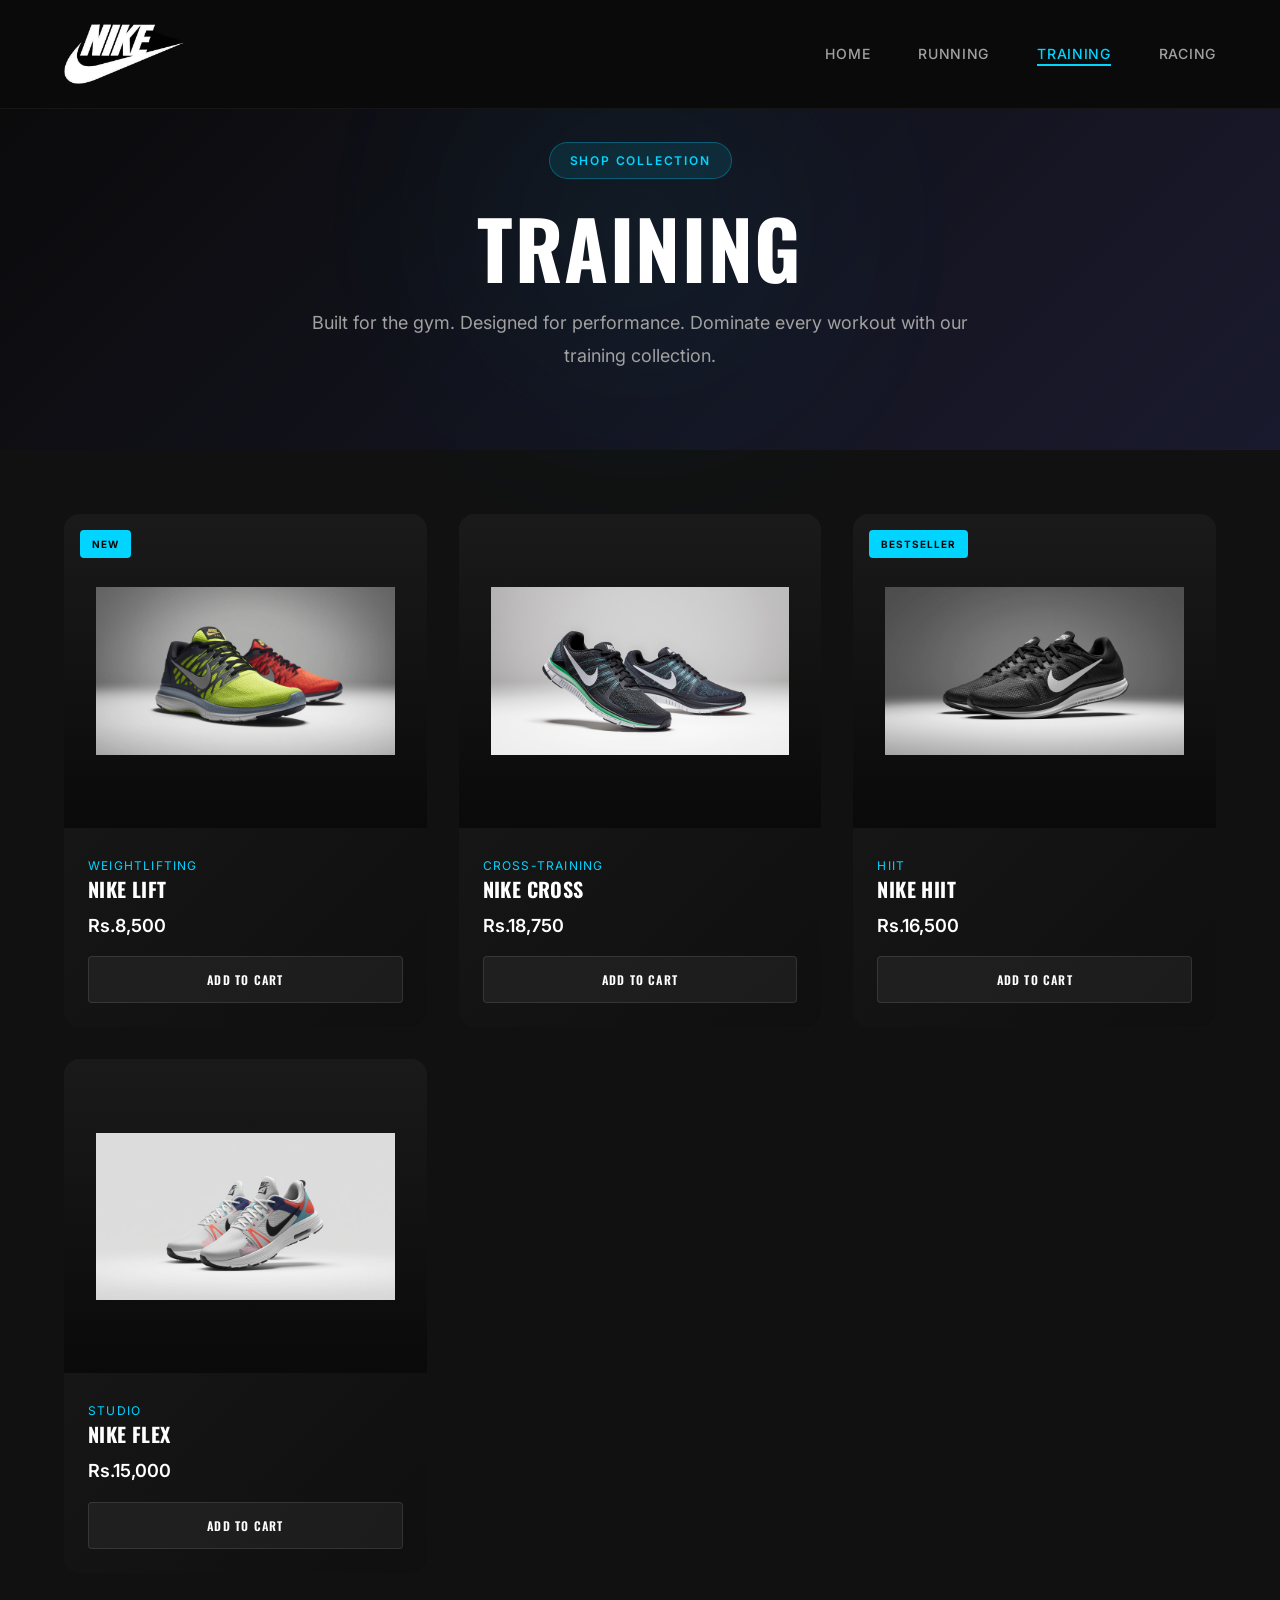
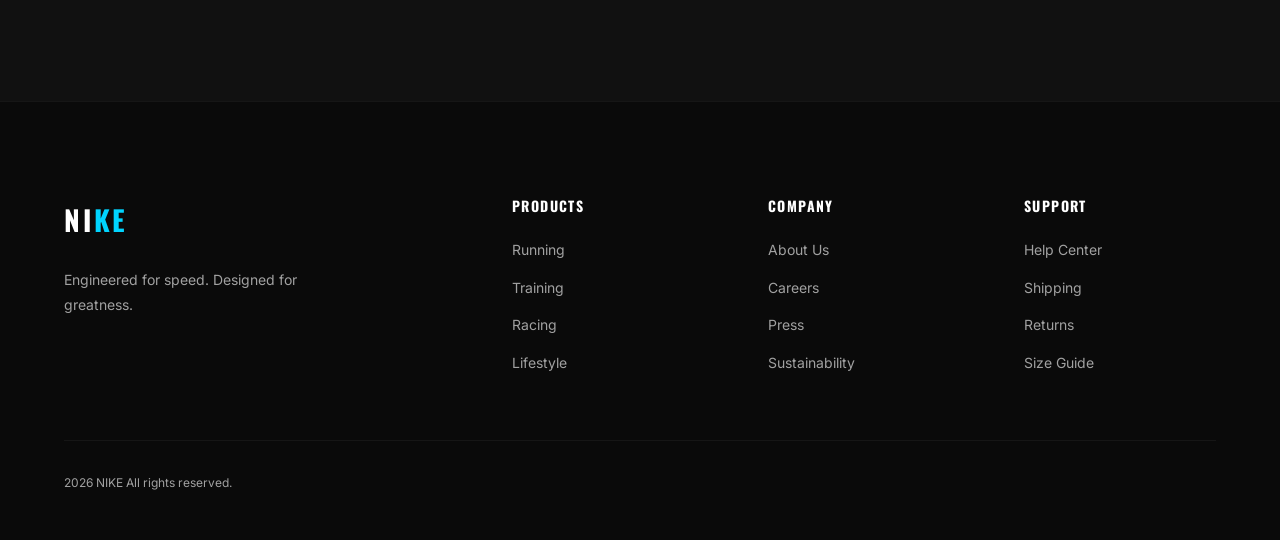
<file: pages/training.html>
<!DOCTYPE html>
<html lang="en">
<head>
  <meta charset="UTF-8">
  <meta name="viewport" content="width=device-width, initial-scale=1.0">
  <meta name="description" content="NIKE Training Collection - Performance footwear for gym workouts and cross-training.">
  <title>Training | NIKE</title>
  <link rel="preconnect" href="https://fonts.googleapis.com">
  <link rel="preconnect" href="https://fonts.gstatic.com" crossorigin>
  <link href="https://fonts.googleapis.com/css2?family=Inter:wght@400;500;600&family=Oswald:wght@400;500;600;700&display=swap" rel="stylesheet">
  <link rel="stylesheet" href="../styles.css">
</head>
<body>
  <!-- Navigation -->
  <nav class="navbar navbar--solid">
    <img src="Img0.png" height="120" width="120"> 
    <ul class="navbar__links">
      <li><a href="../index.html" class="navbar__link">Home</a></li>
      <li><a href="running.html" class="navbar__link">Running</a></li>
      <li><a href="training.html" class="navbar__link navbar__link--active">Training</a></li>
      <li><a href="racing.html" class="navbar__link">Racing</a></li>
    </ul>
  </nav>

  <!-- Page Hero -->
  <section class="page-hero page-hero--training">
    <div class="page-hero__content">
      <span class="page-hero__tag">Shop Collection</span>
      <h1 class="page-hero__title">Training</h1>
      <p class="page-hero__description">Built for the gym. Designed for performance. Dominate every workout with our training collection.</p>
    </div>
  </section>

  <!-- Products Grid -->
  <section class="products products--page">
    <div class="products__grid">
      <article class="product-card">
        <div class="product-card__image">
          <span class="product-card__badge">New</span>
          <img src="Img18.jpg" alt="NIKE Lift">
        </div>
        <div class="product-card__content">
          <span class="product-card__category">Weightlifting</span>
          <h3 class="product-card__name">NIKE Lift</h3>
          <p class="product-card__price">Rs.8,500</p>
          <button class="product-card__button">Add to Cart</button>
        </div>
      </article>
      <article class="product-card">
        <div class="product-card__image">
          <img src="img19.jpg" alt="NIKE Cross">
        </div>
        <div class="product-card__content">
          <span class="product-card__category">Cross-Training</span>
          <h3 class="product-card__name">NIKE Cross</h3>
          <p class="product-card__price">Rs.18,750</p>
          <button class="product-card__button">Add to Cart</button>
        </div>
      </article>
      <article class="product-card">
        <div class="product-card__image">
          <span class="product-card__badge">Bestseller</span>
          <img src="img20.jpg" alt="NIKE HIIT">
        </div>
        <div class="product-card__content">
          <span class="product-card__category">HIIT</span>
          <h3 class="product-card__name">NIKE HIIT</h3>
          <p class="product-card__price">Rs.16,500</p>
          <button class="product-card__button">Add to Cart</button>
        </div>
      </article>
      <article class="product-card">
        <div class="product-card__image">
          <img src="img21.jpg" alt="NIKE Flex">
        </div>
        <div class="product-card__content">
          <span class="product-card__category">Studio</span>
          <h3 class="product-card__name">NIKE Flex</h3>
          <p class="product-card__price">Rs.15,000</p>
          <button class="product-card__button">Add to Cart</button>
        </div>
      </article>
    </div>
  </section>

  <!-- Footer -->
  <footer class="footer">
    <div class="footer__container">
      <div class="footer__brand">
        <div class="footer__logo">NI<span>KE</span></div>
        <p class="footer__description">Engineered for speed. Designed for greatness.</p>
      </div>
      <div class="footer__column">
        <h4>Products</h4>
        <ul class="footer__links">
          <li><a href="running.html" class="footer__link">Running</a></li>
          <li><a href="training.html" class="footer__link">Training</a></li>
          <li><a href="racing.html" class="footer__link">Racing</a></li>
          <li><a href="lifestyle.html" class="footer__link">Lifestyle</a></li>
        </ul>
      </div>
      <div class="footer__column">
        <h4>Company</h4>
        <ul class="footer__links">
          <li><a href="about.html" class="footer__link">About Us</a></li>
          <li><a href="careers.html" class="footer__link">Careers</a></li>
          <li><a href="press.html" class="footer__link">Press</a></li>
          <li><a href="sustainability.html" class="footer__link">Sustainability</a></li>
        </ul>
      </div>
      <div class="footer__column">
        <h4>Support</h4>
        <ul class="footer__links">
          <li><a href="help.html" class="footer__link">Help Center</a></li>
          <li><a href="shipping.html" class="footer__link">Shipping</a></li>
          <li><a href="returns.html" class="footer__link">Returns</a></li>
          <li><a href="size-guide.html" class="footer__link">Size Guide</a></li>
        </ul>
      </div>
    </div>
    <div class="footer__bottom">
      <p class="footer__copyright">2026 NIKE All rights reserved.</p>
    </div>
  </footer>
</body>
</html>
</file>
<file: styles.css>
/* ===== CSS VARIABLES ===== */
:root {
  --color-bg: #0a0a0a;
  --color-bg-secondary: #111111;
  --color-text: #ffffff;
  --color-text-muted: #a1a1a1;
  --color-accent: #00d4ff;
  --color-accent-glow: rgba(0, 212, 255, 0.4);
  --color-accent-secondary: #ff3366;
  --font-display: 'Oswald', sans-serif;
  --font-body: 'Inter', sans-serif;
  --transition-smooth: all 0.4s cubic-bezier(0.4, 0, 0.2, 1);
}

/* ===== RESET & BASE ===== */
*, *::before, *::after {
  margin: 0;
  padding: 0;
  box-sizing: border-box;
}

html {
  scroll-behavior: smooth;
}

body {
  font-family: var(--font-body);
  background-color: var(--color-bg);
  color: var(--color-text);
  line-height: 1.6;
  overflow-x: hidden;
}

a {
  text-decoration: none;
  color: inherit;
}

img {
  max-width: 100%;
  height: auto;
  display: block;
}

/* ===== TYPOGRAPHY ===== */
h1, h2, h3, h4 {
  font-family: var(--font-display);
  font-weight: 700;
  text-transform: uppercase;
  letter-spacing: 0.02em;
  line-height: 1.1;
}

/* ===== ANIMATIONS ===== */
@keyframes gradientShift {
  0% { background-position: 0% 50%; }
  50% { background-position: 100% 50%; }
  100% { background-position: 0% 50%; }
}

@keyframes fadeInUp {
  from {
    opacity: 0;
    transform: translateY(40px);
  }
  to {
    opacity: 1;
    transform: translateY(0);
  }
}

@keyframes fadeIn {
  from { opacity: 0; }
  to { opacity: 1; }
}

@keyframes float {
  0%, 100% { transform: translateY(0) rotate(-5deg); }
  50% { transform: translateY(-20px) rotate(-5deg); }
}

@keyframes pulse {
  0%, 100% { opacity: 1; }
  50% { opacity: 0.5; }
}

@keyframes scrollBounce {
  0%, 100% { transform: translateY(0); }
  50% { transform: translateY(10px); }
}

@keyframes glowPulse {
  0%, 100% { box-shadow: 0 0 20px var(--color-accent-glow), 0 0 40px var(--color-accent-glow); }
  50% { box-shadow: 0 0 30px var(--color-accent-glow), 0 0 60px var(--color-accent-glow); }
}

@keyframes shimmer {
  0% { background-position: -200% 0; }
  100% { background-position: 200% 0; }
}

@keyframes borderRotate {
  0% { --angle: 0deg; }
  100% { --angle: 360deg; }
}

/* ===== NAVBAR ===== */
.navbar {
  position: fixed;
  top: 0;
  left: 0;
  right: 0;
  z-index: 1000;
  padding: 1.5rem 4rem;
  display: flex;
  justify-content: space-between;
  align-items: center;
  background: linear-gradient(to bottom, rgba(0,0,0,0.8), transparent);
  animation: fadeIn 1s ease-out;
}
.navbar__links {
  display: flex;
  gap: 3rem;
  list-style: none;
}

.navbar__link {
  font-size: 0.875rem;
  font-weight: 500;
  letter-spacing: 0.05em;
  text-transform: uppercase;
  color: var(--color-text-muted);
  transition: var(--transition-smooth);
  position: relative;
}

.navbar__link::after {
  content: '';
  position: absolute;
  bottom: -4px;
  left: 0;
  width: 0;
  height: 2px;
  background: var(--color-accent);
  transition: var(--transition-smooth);
}

.navbar__link:hover {
  color: var(--color-text);
}

.navbar__link:hover::after {
  width: 100%;
}

/* ===== HERO SECTION ===== */
.hero {
  min-height: 100vh;
  display: flex;
  align-items: center;
  position: relative;
  overflow: hidden;
  background: linear-gradient(135deg, #0a0a0a 0%, #1a1a2e 50%, #0a0a0a 100%);
  background-size: 200% 200%;
  animation: gradientShift 15s ease infinite;
}

.hero::before {
  content: '';
  position: absolute;
  top: 20%;
  left: -10%;
  width: 500px;
  height: 500px;
  background: radial-gradient(circle, var(--color-accent-glow) 0%, transparent 70%);
  filter: blur(100px);
  opacity: 0.3;
}

.hero::after {
  content: '';
  position: absolute;
  bottom: 10%;
  right: -5%;
  width: 400px;
  height: 400px;
  background: radial-gradient(circle, rgba(255, 51, 102, 0.3) 0%, transparent 70%);
  filter: blur(100px);
  opacity: 0.3;
}

.hero__container {
  max-width: 1400px;
  margin: 0 auto;
  padding: 0 4rem;
  display: grid;
  grid-template-columns: 1fr 1fr;
  gap: 4rem;
  align-items: center;
  position: relative;
  z-index: 1;
}

.hero__content {
  animation: fadeInUp 1s ease-out 0.3s both;
}

.hero__tag {
  display: inline-block;
  padding: 0.5rem 1.25rem;
  background: rgba(0, 212, 255, 0.1);
  border: 1px solid rgba(0, 212, 255, 0.3);
  border-radius: 50px;
  font-size: 0.75rem;
  font-weight: 600;
  letter-spacing: 0.15em;
  text-transform: uppercase;
  color: var(--color-accent);
  margin-bottom: 2rem;
}

.hero__title {
  font-size: clamp(3rem, 8vw, 6rem);
  margin-bottom: 1.5rem;
  background: linear-gradient(135deg, #ffffff 0%, #a1a1a1 100%);
  -webkit-background-clip: text;
  -webkit-text-fill-color: transparent;
  background-clip: text;
}

.hero__title span {
  display: block;
  background: linear-gradient(135deg, var(--color-accent) 0%, var(--color-accent-secondary) 100%);
  -webkit-background-clip: text;
  -webkit-text-fill-color: transparent;
  background-clip: text;
}

.hero__description {
  font-size: 1.125rem;
  color: var(--color-text-muted);
  max-width: 500px;
  margin-bottom: 2.5rem;
  line-height: 1.8;
}

.hero__buttons {
  display: flex;
  gap: 1.25rem;
}

.btn {
  display: inline-flex;
  align-items: center;
  justify-content: center;
  gap: 0.5rem;
  padding: 1rem 2.5rem;
  font-family: var(--font-display);
  font-size: 0.875rem;
  font-weight: 600;
  letter-spacing: 0.1em;
  text-transform: uppercase;
  border-radius: 4px;
  cursor: pointer;
  transition: var(--transition-smooth);
  border: none;
}

.btn--primary {
  background: var(--color-accent);
  color: var(--color-bg);
  box-shadow: 0 0 20px var(--color-accent-glow);
}

.btn--primary:hover {
  transform: scale(1.05);
  box-shadow: 0 0 30px var(--color-accent-glow), 0 0 60px var(--color-accent-glow);
}

.btn--secondary {
  background: transparent;
  color: var(--color-text);
  border: 1px solid rgba(255, 255, 255, 0.2);
}

.btn--secondary:hover {
  background: rgba(255, 255, 255, 0.1);
  border-color: rgba(255, 255, 255, 0.4);
}

.hero__image {
  position: relative;
  animation: fadeInUp 1s ease-out 0.6s both;
}

.hero__sneaker {
  width: 100%;
  max-width: 600px;
  transform: rotate(-15deg);
  animation: float 6s ease-in-out infinite;
  filter: drop-shadow(0 30px 60px rgba(0, 0, 0, 0.5));
}

.scroll-indicator {
  position: absolute;
  bottom: 3rem;
  left: 50%;
  transform: translateX(-50%);
  display: flex;
  flex-direction: column;
  align-items: center;
  gap: 0.75rem;
  animation: fadeIn 1s ease-out 1.5s both;
}

.scroll-indicator__text {
  font-size: 0.7rem;
  letter-spacing: 0.2em;
  text-transform: uppercase;
  color: var(--color-text-muted);
}

.scroll-indicator__arrow {
  width: 24px;
  height: 24px;
  border-right: 2px solid var(--color-accent);
  border-bottom: 2px solid var(--color-accent);
  transform: rotate(45deg);
  animation: scrollBounce 2s ease-in-out infinite;
}

/* ===== STORY SECTIONS ===== */
.story {
  padding: 8rem 4rem;
  position: relative;
}

.story__container {
  max-width: 1400px;
  margin: 0 auto;
  display: grid;
  grid-template-columns: 1fr 1fr;
  gap: 6rem;
  align-items: center;
}

.story__container--reverse {
  direction: rtl;
}

.story__container--reverse > * {
  direction: ltr;
}

.story__content {
  animation: fadeInUp 0.8s ease-out both;
}

.story__number {
  font-family: var(--font-display);
  font-size: 6rem;
  font-weight: 700;
  color: rgba(255, 255, 255, 0.05);
  line-height: 1;
  margin-bottom: -2rem;
}

.story__title {
  font-size: clamp(2rem, 4vw, 3.5rem);
  margin-bottom: 1.5rem;
}

.story__text {
  font-size: 1.125rem;
  color: var(--color-text-muted);
  line-height: 1.8;
  margin-bottom: 2rem;
}

.story__stats {
  display: flex;
  gap: 3rem;
}

.stat {
  text-align: left;
}

.stat__value {
  font-family: var(--font-display);
  font-size: 2.5rem;
  font-weight: 700;
  color: var(--color-accent);
}

.stat__label {
  font-size: 0.875rem;
  color: var(--color-text-muted);
  text-transform: uppercase;
  letter-spacing: 0.05em;
}

.story__image {
  position: relative;
  border-radius: 12px;
  overflow: hidden;
}

.story__image::before {
  content: '';
  position: absolute;
  inset: 0;
  background: linear-gradient(135deg, transparent 50%, rgba(0, 212, 255, 0.1) 100%);
  z-index: 1;
}

.story__image img {
  width: 100%;
  height: 400px;
  object-fit: cover;
  transition: var(--transition-smooth);
}

.story__image:hover img {
  transform: scale(1.05);
}

/* ===== FEATURED PRODUCTS ===== */
.products {
  padding: 8rem 4rem;
  background: var(--color-bg-secondary);
}

.section__header {
  text-align: center;
  margin-bottom: 4rem;
}

.section__tag {
  display: inline-block;
  padding: 0.5rem 1.25rem;
  background: rgba(0, 212, 255, 0.1);
  border: 1px solid rgba(0, 212, 255, 0.3);
  border-radius: 50px;
  font-size: 0.75rem;
  font-weight: 600;
  letter-spacing: 0.15em;
  text-transform: uppercase;
  color: var(--color-accent);
  margin-bottom: 1.5rem;
}

.section__title {
  font-size: clamp(2rem, 4vw, 3rem);
}

.products__grid {
  max-width: 1400px;
  margin: 0 auto;
  display: grid;
  grid-template-columns: repeat(3, 1fr);
  gap: 2rem;
}

.product-card {
  position: relative;
  background: linear-gradient(135deg, #1a1a1a 0%, #0f0f0f 100%);
  border-radius: 16px;
  overflow: hidden;
  transition: var(--transition-smooth);
}

.product-card::before {
  content: '';
  position: absolute;
  inset: 0;
  border-radius: 16px;
  padding: 2px;
  background: linear-gradient(135deg, rgba(0, 212, 255, 0.3), transparent, rgba(255, 51, 102, 0.3));
  -webkit-mask: linear-gradient(#fff 0 0) content-box, linear-gradient(#fff 0 0);
  mask: linear-gradient(#fff 0 0) content-box, linear-gradient(#fff 0 0);
  -webkit-mask-composite: xor;
  mask-composite: exclude;
  opacity: 0;
  transition: var(--transition-smooth);
}

.product-card:hover {
  transform: translateY(-10px);
  box-shadow: 0 30px 60px rgba(0, 0, 0, 0.4);
}

.product-card:hover::before {
  opacity: 1;
}

.product-card__image {
  position: relative;
  padding: 2rem;
  background: linear-gradient(180deg, #1a1a1a 0%, #0a0a0a 100%);
  overflow: hidden;
}

.product-card__image img {
  width: 100%;
  height: 250px;
  object-fit: contain;
  transition: var(--transition-smooth);
}

.product-card:hover .product-card__image img {
  transform: scale(1.1) rotate(-5deg);
}

.product-card__badge {
  position: absolute;
  top: 1rem;
  left: 1rem;
  padding: 0.375rem 0.75rem;
  background: var(--color-accent);
  color: var(--color-bg);
  font-size: 0.625rem;
  font-weight: 700;
  letter-spacing: 0.1em;
  text-transform: uppercase;
  border-radius: 4px;
}

.product-card__content {
  padding: 1.5rem;
}

.product-card__category {
  font-size: 0.75rem;
  color: var(--color-accent);
  text-transform: uppercase;
  letter-spacing: 0.1em;
  margin-bottom: 0.5rem;
}

.product-card__name {
  font-family: var(--font-display);
  font-size: 1.25rem;
  margin-bottom: 0.75rem;
}

.product-card__price {
  font-size: 1.125rem;
  font-weight: 600;
  margin-bottom: 1rem;
}

.product-card__price span {
  color: var(--color-text-muted);
  text-decoration: line-through;
  font-size: 0.875rem;
  margin-left: 0.5rem;
}

.product-card__button {
  width: 100%;
  padding: 0.875rem;
  background: rgba(255, 255, 255, 0.05);
  border: 1px solid rgba(255, 255, 255, 0.1);
  color: var(--color-text);
  font-family: var(--font-display);
  font-size: 0.75rem;
  font-weight: 600;
  letter-spacing: 0.1em;
  text-transform: uppercase;
  border-radius: 4px;
  cursor: pointer;
  transition: var(--transition-smooth);
}

.product-card__button:hover {
  background: var(--color-accent);
  color: var(--color-bg);
  border-color: var(--color-accent);
}

/* ===== PERFORMANCE SECTION ===== */
.performance {
  padding: 8rem 4rem;
  background: var(--color-bg);
}

.performance__grid {
  max-width: 1200px;
  margin: 0 auto;
  display: grid;
  grid-template-columns: repeat(4, 1fr);
  gap: 2rem;
}

.feature-card {
  text-align: center;
  padding: 3rem 2rem;
  background: linear-gradient(180deg, rgba(255, 255, 255, 0.03) 0%, transparent 100%);
  border: 1px solid rgba(255, 255, 255, 0.05);
  border-radius: 16px;
  transition: var(--transition-smooth);
}

.feature-card:hover {
  transform: translateY(-5px);
  border-color: rgba(0, 212, 255, 0.3);
  background: linear-gradient(180deg, rgba(0, 212, 255, 0.05) 0%, transparent 100%);
}

.feature-card__icon {
  width: 80px;
  height: 80px;
  margin: 0 auto 1.5rem;
  display: flex;
  align-items: center;
  justify-content: center;
  background: linear-gradient(135deg, rgba(0, 212, 255, 0.1) 0%, rgba(255, 51, 102, 0.1) 100%);
  border-radius: 50%;
  position: relative;
}

.feature-card__icon::before {
  content: '';
  position: absolute;
  inset: -2px;
  border-radius: 50%;
  background: linear-gradient(135deg, var(--color-accent), var(--color-accent-secondary));
  opacity: 0;
  transition: var(--transition-smooth);
  z-index: -1;
}

.feature-card:hover .feature-card__icon::before {
  opacity: 0.3;
}

.feature-card__icon svg {
  width: 32px;
  height: 32px;
  stroke: var(--color-accent);
  fill: none;
  stroke-width: 2;
}

.feature-card__title {
  font-family: var(--font-display);
  font-size: 1.125rem;
  margin-bottom: 0.75rem;
}

.feature-card__text {
  font-size: 0.875rem;
  color: var(--color-text-muted);
  line-height: 1.6;
}

/* ===== TRENDING COLLECTION ===== */
.trending {
  padding: 8rem 4rem;
  background: var(--color-bg-secondary);
}

.trending__grid {
  max-width: 1400px;
  margin: 0 auto;
  display: grid;
  grid-template-columns: repeat(4, 1fr);
  grid-template-rows: repeat(2, 300px);
  gap: 1.5rem;
}

.trending__item {
  position: relative;
  border-radius: 12px;
  overflow: hidden;
  cursor: pointer;
}

.trending__item:first-child {
  grid-column: span 2;
  grid-row: span 2;
}

.trending__item img {
  width: 100%;
  height: 100%;
  object-fit: cover;
  transition: var(--transition-smooth);
}

.trending__item:hover img {
  transform: scale(1.1);
}

.trending__overlay {
  position: absolute;
  inset: 0;
  background: linear-gradient(to top, rgba(0, 0, 0, 0.9) 0%, transparent 60%);
  display: flex;
  flex-direction: column;
  justify-content: flex-end;
  padding: 2rem;
  opacity: 0;
  transition: var(--transition-smooth);
}

.trending__item:hover .trending__overlay {
  opacity: 1;
}

.trending__category {
  font-size: 0.75rem;
  color: var(--color-accent);
  text-transform: uppercase;
  letter-spacing: 0.1em;
  margin-bottom: 0.5rem;
  transform: translateY(20px);
  transition: var(--transition-smooth);
}

.trending__item:hover .trending__category {
  transform: translateY(0);
}

.trending__name {
  font-family: var(--font-display);
  font-size: 1.5rem;
  transform: translateY(20px);
  transition: var(--transition-smooth);
  transition-delay: 0.05s;
}

.trending__item:hover .trending__name {
  transform: translateY(0);
}

/* ===== ATHLETE SECTION ===== */
.athlete {
  min-height: 100vh;
  display: flex;
  align-items: center;
  justify-content: center;
  position: relative;
  background: linear-gradient(rgba(0, 0, 0, 0.7), rgba(0, 0, 0, 0.7)), url('/images/athlete-runner.jpg') center/cover fixed;
}

.athlete::before {
  content: '';
  position: absolute;
  inset: 0;
  background: linear-gradient(135deg, rgba(0, 212, 255, 0.1) 0%, transparent 50%, rgba(255, 51, 102, 0.1) 100%);
}

.athlete__content {
  position: relative;
  text-align: center;
  max-width: 900px;
  padding: 4rem;
}

.athlete__quote {
  font-family: var(--font-display);
  font-size: clamp(2.5rem, 5vw, 4rem);
  line-height: 1.2;
  margin-bottom: 2rem;
}

.athlete__quote span {
  color: var(--color-accent);
}

.athlete__author {
  font-size: 1.125rem;
  color: var(--color-text-muted);
  margin-bottom: 3rem;
}

.athlete__stats {
  display: flex;
  justify-content: center;
  gap: 4rem;
}

.athlete__stat {
  text-align: center;
}

.athlete__stat-value {
  font-family: var(--font-display);
  font-size: 3rem;
  font-weight: 700;
  color: var(--color-accent);
}

.athlete__stat-label {
  font-size: 0.875rem;
  color: var(--color-text-muted);
  text-transform: uppercase;
  letter-spacing: 0.1em;
}

/* ===== CTA SECTION ===== */
.cta {
  padding: 10rem 4rem;
  background: linear-gradient(135deg, #0a0a0a 0%, #1a1a2e 50%, #0a0a0a 100%);
  background-size: 200% 200%;
  animation: gradientShift 15s ease infinite;
  position: relative;
  text-align: center;
}

.cta::before {
  content: '';
  position: absolute;
  top: 50%;
  left: 50%;
  transform: translate(-50%, -50%);
  width: 600px;
  height: 600px;
  background: radial-gradient(circle, var(--color-accent-glow) 0%, transparent 70%);
  filter: blur(100px);
  opacity: 0.2;
}

.cta__content {
  position: relative;
  max-width: 700px;
  margin: 0 auto;
}

.cta__title {
  font-size: clamp(2.5rem, 6vw, 5rem);
  margin-bottom: 1.5rem;
}

.cta__title span {
  background: linear-gradient(135deg, var(--color-accent) 0%, var(--color-accent-secondary) 100%);
  -webkit-background-clip: text;
  -webkit-text-fill-color: transparent;
  background-clip: text;
}

.cta__text {
  font-size: 1.25rem;
  color: var(--color-text-muted);
  margin-bottom: 3rem;
}

.cta__button {
  display: inline-flex;
  align-items: center;
  gap: 0.75rem;
  padding: 1.25rem 3rem;
  background: var(--color-accent);
  color: var(--color-bg);
  font-family: var(--font-display);
  font-size: 1rem;
  font-weight: 600;
  letter-spacing: 0.1em;
  text-transform: uppercase;
  border: none;
  border-radius: 4px;
  cursor: pointer;
  transition: var(--transition-smooth);
  animation: glowPulse 3s ease-in-out infinite;
}

.cta__button:hover {
  transform: scale(1.05);
  box-shadow: 0 0 40px var(--color-accent-glow), 0 0 80px var(--color-accent-glow);
}

/* ===== FOOTER ===== */
.footer {
  padding: 6rem 4rem 3rem;
  background: var(--color-bg);
  border-top: 1px solid rgba(255, 255, 255, 0.05);
}

.footer__container {
  max-width: 1400px;
  margin: 0 auto;
  display: grid;
  grid-template-columns: 2fr 1fr 1fr 1fr;
  gap: 4rem;
  margin-bottom: 4rem;
}

.footer__brand {
  max-width: 300px;
}

.footer__logo {
  font-family: var(--font-display);
  font-size: 1.75rem;
  font-weight: 700;
  letter-spacing: 0.1em;
  margin-bottom: 1.5rem;
}

.footer__logo span {
  color: var(--color-accent);
}

.footer__description {
  font-size: 0.875rem;
  color: var(--color-text-muted);
  line-height: 1.8;
  margin-bottom: 1.5rem;
}

.footer__social {
  display: flex;
  gap: 1rem;
}

.footer__social-link {
  width: 40px;
  height: 40px;
  display: flex;
  align-items: center;
  justify-content: center;
  background: rgba(255, 255, 255, 0.05);
  border-radius: 50%;
  transition: var(--transition-smooth);
}

.footer__social-link:hover {
  background: var(--color-accent);
}

.footer__social-link svg {
  width: 18px;
  height: 18px;
  fill: currentColor;
}

.footer__column h4 {
  font-size: 0.875rem;
  letter-spacing: 0.1em;
  margin-bottom: 1.5rem;
}

.footer__links {
  list-style: none;
  display: flex;
  flex-direction: column;
  gap: 0.75rem;
}

.footer__link {
  font-size: 0.875rem;
  color: var(--color-text-muted);
  transition: var(--transition-smooth);
}

.footer__link:hover {
  color: var(--color-accent);
}

.footer__bottom {
  max-width: 1400px;
  margin: 0 auto;
  padding-top: 2rem;
  border-top: 1px solid rgba(255, 255, 255, 0.05);
  display: flex;
  justify-content: space-between;
  align-items: center;
}

.footer__copyright {
  font-size: 0.75rem;
  color: var(--color-text-muted);
}

.footer__legal {
  display: flex;
  gap: 2rem;
}

.footer__legal a {
  font-size: 0.75rem;
  color: var(--color-text-muted);
  transition: var(--transition-smooth);
}

.footer__legal a:hover {
  color: var(--color-text);
}

/* ===== RESPONSIVE DESIGN ===== */
@media (max-width: 1200px) {
  .products__grid {
    grid-template-columns: repeat(2, 1fr);
  }
  
  .performance__grid {
    grid-template-columns: repeat(2, 1fr);
  }
  
  .trending__grid {
    grid-template-columns: repeat(2, 1fr);
    grid-template-rows: auto;
  }
  
  .trending__item:first-child {
    grid-column: span 2;
    grid-row: span 1;
    height: 400px;
  }
  
  .trending__item {
    height: 250px;
  }
}

@media (max-width: 992px) {
  .navbar {
    padding: 1rem 2rem;
  }
  
  .navbar__links {
    display: none;
  }
  
  .hero__container {
    grid-template-columns: 1fr;
    text-align: center;
    padding: 6rem 2rem;
  }
  
  .hero__description {
    margin: 0 auto 2.5rem;
  }
  
  .hero__buttons {
    justify-content: center;
  }
  
  .hero__image {
    order: -1;
  }
  
  .hero__sneaker {
    max-width: 400px;
    margin: 0 auto;
  }
  
  .story__container,
  .story__container--reverse {
    grid-template-columns: 1fr;
    gap: 3rem;
    direction: ltr;
  }
  
  .story {
    padding: 4rem 2rem;
  }
  
  .products,
  .performance,
  .trending {
    padding: 4rem 2rem;
  }
  
  .footer__container {
    grid-template-columns: repeat(2, 1fr);
    gap: 2rem;
  }
}

@media (max-width: 768px) {
  .products__grid {
    grid-template-columns: 1fr;
  }
  
  .performance__grid {
    grid-template-columns: 1fr;
  }
  
  .trending__grid {
    grid-template-columns: 1fr;
  }
  
  .trending__item:first-child {
    grid-column: span 1;
  }
  
  .athlete__stats {
    flex-direction: column;
    gap: 2rem;
  }
  
  .cta {
    padding: 6rem 2rem;
  }
  
  .footer__container {
    grid-template-columns: 1fr;
  }
  
  .footer__bottom {
    flex-direction: column;
    gap: 1rem;
    text-align: center;
  }
  
  .footer__legal {
    flex-wrap: wrap;
    justify-content: center;
  }
}

@media (max-width: 480px) {
  .hero__buttons {
    flex-direction: column;
  }
  
  .btn {
    width: 100%;
  }
  
  .story__stats {
    flex-direction: column;
    gap: 1.5rem;
  }
}

/* ===== PAGE STYLES FOR SUBPAGES ===== */

/* Solid Navbar */
.navbar--solid {
  background: var(--color-bg);
  border-bottom: 1px solid rgba(255, 255, 255, 0.05);
}

.navbar__link--active {
  color: var(--color-accent);
}

.navbar__link--active::after {
  width: 100%;
}

/* Page Hero */
.page-hero {
  min-height: 50vh;
  display: flex;
  align-items: center;
  justify-content: center;
  padding: 8rem 4rem 4rem;
  background: linear-gradient(135deg, #0a0a0a 0%, #1a1a2e 50%, #0a0a0a 100%);
  background-size: 200% 200%;
  animation: gradientShift 15s ease infinite;
  text-align: center;
  position: relative;
}

.page-hero::before {
  content: '';
  position: absolute;
  top: 50%;
  left: 50%;
  transform: translate(-50%, -50%);
  width: 500px;
  height: 500px;
  background: radial-gradient(circle, var(--color-accent-glow) 0%, transparent 70%);
  filter: blur(100px);
  opacity: 0.2;
}

.page-hero__content {
  position: relative;
  max-width: 700px;
}

.page-hero__tag {
  display: inline-block;
  padding: 0.5rem 1.25rem;
  background: rgba(0, 212, 255, 0.1);
  border: 1px solid rgba(0, 212, 255, 0.3);
  border-radius: 50px;
  font-size: 0.75rem;
  font-weight: 600;
  letter-spacing: 0.15em;
  text-transform: uppercase;
  color: var(--color-accent);
  margin-bottom: 1.5rem;
}

.page-hero__title {
  font-size: clamp(3rem, 8vw, 5rem);
  margin-bottom: 1rem;
}

.page-hero__description {
  font-size: 1.125rem;
  color: var(--color-text-muted);
  line-height: 1.8;
}

/* Products Page */
.products--page {
  padding-top: 4rem;
}

/* Filters */
.filters {
  padding: 2rem 4rem;
  background: var(--color-bg-secondary);
  border-bottom: 1px solid rgba(255, 255, 255, 0.05);
}

.filters__container {
  max-width: 1400px;
  margin: 0 auto;
  display: flex;
  justify-content: space-between;
  align-items: center;
  flex-wrap: wrap;
  gap: 1rem;
}

.filters__group {
  display: flex;
  align-items: center;
  gap: 1rem;
}

.filters__label {
  font-size: 0.875rem;
  color: var(--color-text-muted);
}

.filters__btn {
  padding: 0.5rem 1rem;
  background: transparent;
  border: 1px solid rgba(255, 255, 255, 0.1);
  color: var(--color-text-muted);
  font-size: 0.875rem;
  border-radius: 4px;
  cursor: pointer;
  transition: var(--transition-smooth);
}

.filters__btn:hover,
.filters__btn--active {
  background: var(--color-accent);
  color: var(--color-bg);
  border-color: var(--color-accent);
}

.filters__select {
  padding: 0.5rem 1rem;
  background: var(--color-bg);
  border: 1px solid rgba(255, 255, 255, 0.1);
  color: var(--color-text);
  font-size: 0.875rem;
  border-radius: 4px;
  cursor: pointer;
}

/* Content Sections */
.content-section {
  padding: 6rem 4rem;
  background: var(--color-bg);
}

.content-section--dark {
  background: var(--color-bg-secondary);
}

.content-section__container {
  max-width: 900px;
  margin: 0 auto;
}

.content-block {
  margin-bottom: 4rem;
}

.content-block:last-child {
  margin-bottom: 0;
}

.content-block__number {
  font-family: var(--font-display);
  font-size: 4rem;
  font-weight: 700;
  color: rgba(255, 255, 255, 0.05);
  line-height: 1;
  margin-bottom: -1rem;
}

.content-block__title {
  font-size: clamp(1.5rem, 3vw, 2rem);
  margin-bottom: 1rem;
}

.content-block__text {
  font-size: 1.125rem;
  color: var(--color-text-muted);
  line-height: 1.8;
  margin-bottom: 1rem;
}

.content-list {
  list-style: none;
  margin-top: 1.5rem;
}

.content-list li {
  position: relative;
  padding-left: 1.5rem;
  margin-bottom: 0.75rem;
  color: var(--color-text-muted);
}

.content-list li::before {
  content: '';
  position: absolute;
  left: 0;
  top: 0.5em;
  width: 6px;
  height: 6px;
  background: var(--color-accent);
  border-radius: 50%;
}

.content-list--numbered {
  counter-reset: item;
}

.content-list--numbered li {
  counter-increment: item;
}

.content-list--numbered li::before {
  content: counter(item);
  width: auto;
  height: auto;
  background: none;
  color: var(--color-accent);
  font-weight: 600;
  border-radius: 0;
}

/* Stats Section */
.stats-section {
  padding: 6rem 4rem;
  background: var(--color-bg-secondary);
}

.stats-section__container {
  max-width: 1200px;
  margin: 0 auto;
  display: grid;
  grid-template-columns: repeat(4, 1fr);
  gap: 2rem;
}

.stat-large {
  text-align: center;
  padding: 2rem;
}

.stat-large__value {
  font-family: var(--font-display);
  font-size: 3.5rem;
  font-weight: 700;
  color: var(--color-accent);
  margin-bottom: 0.5rem;
}

.stat-large__label {
  font-size: 0.875rem;
  color: var(--color-text-muted);
  text-transform: uppercase;
  letter-spacing: 0.1em;
}

/* Values Grid */
.values-grid {
  display: grid;
  grid-template-columns: repeat(2, 1fr);
  gap: 2rem;
  margin-top: 3rem;
}

.value-card {
  padding: 2rem;
  background: rgba(255, 255, 255, 0.02);
  border: 1px solid rgba(255, 255, 255, 0.05);
  border-radius: 12px;
}

.value-card__title {
  font-family: var(--font-display);
  font-size: 1.25rem;
  margin-bottom: 0.75rem;
}

.value-card__text {
  font-size: 0.875rem;
  color: var(--color-text-muted);
  line-height: 1.6;
}

/* Benefits Grid */
.benefits-grid {
  display: grid;
  grid-template-columns: repeat(2, 1fr);
  gap: 2rem;
  margin-top: 3rem;
}

.benefit-card {
  padding: 2rem;
  background: rgba(255, 255, 255, 0.02);
  border: 1px solid rgba(255, 255, 255, 0.05);
  border-radius: 12px;
  text-align: center;
  transition: var(--transition-smooth);
}

.benefit-card:hover {
  border-color: rgba(0, 212, 255, 0.3);
  transform: translateY(-5px);
}

.benefit-card__icon {
  width: 60px;
  height: 60px;
  margin: 0 auto 1.5rem;
  display: flex;
  align-items: center;
  justify-content: center;
  background: linear-gradient(135deg, rgba(0, 212, 255, 0.1) 0%, rgba(255, 51, 102, 0.1) 100%);
  border-radius: 50%;
}

.benefit-card__icon svg {
  width: 28px;
  height: 28px;
  stroke: var(--color-accent);
  fill: none;
  stroke-width: 2;
}

.benefit-card__title {
  font-family: var(--font-display);
  font-size: 1.125rem;
  margin-bottom: 0.75rem;
}

.benefit-card__text {
  font-size: 0.875rem;
  color: var(--color-text-muted);
  line-height: 1.6;
}

/* Jobs List */
.jobs-list {
  margin-top: 3rem;
}

.job-card {
  display: flex;
  justify-content: space-between;
  align-items: center;
  padding: 1.5rem 2rem;
  background: rgba(255, 255, 255, 0.02);
  border: 1px solid rgba(255, 255, 255, 0.05);
  border-radius: 8px;
  margin-bottom: 1rem;
  transition: var(--transition-smooth);
}

.job-card:hover {
  border-color: rgba(0, 212, 255, 0.3);
}

.job-card__title {
  font-family: var(--font-display);
  font-size: 1.125rem;
  margin-bottom: 0.5rem;
}

.job-card__meta {
  display: flex;
  gap: 1.5rem;
  font-size: 0.875rem;
  color: var(--color-text-muted);
}

.job-card__button {
  padding: 0.75rem 1.5rem;
  background: transparent;
  border: 1px solid var(--color-accent);
  color: var(--color-accent);
  font-family: var(--font-display);
  font-size: 0.75rem;
  font-weight: 600;
  letter-spacing: 0.1em;
  text-transform: uppercase;
  border-radius: 4px;
  transition: var(--transition-smooth);
}

.job-card__button:hover {
  background: var(--color-accent);
  color: var(--color-bg);
}

/* Press List */
.press-list {
  margin-top: 3rem;
}

.press-card {
  padding: 2rem 0;
  border-bottom: 1px solid rgba(255, 255, 255, 0.05);
}

.press-card__date {
  font-size: 0.75rem;
  color: var(--color-accent);
  text-transform: uppercase;
  letter-spacing: 0.1em;
  margin-bottom: 0.75rem;
}

.press-card__title {
  font-family: var(--font-display);
  font-size: 1.5rem;
  margin-bottom: 0.75rem;
}

.press-card__excerpt {
  font-size: 1rem;
  color: var(--color-text-muted);
  line-height: 1.6;
  margin-bottom: 1rem;
}

.press-card__link {
  color: var(--color-accent);
  font-size: 0.875rem;
  font-weight: 600;
  transition: var(--transition-smooth);
}

.press-card__link:hover {
  text-decoration: underline;
}

/* Contact Block */
.contact-block {
  text-align: center;
  padding: 3rem;
}

.contact-block__title {
  font-size: clamp(1.5rem, 3vw, 2rem);
  margin-bottom: 1rem;
}

.contact-block__text {
  font-size: 1.125rem;
  color: var(--color-text-muted);
  margin-bottom: 2rem;
}

.contact-block__info {
  margin-bottom: 2rem;
}

.contact-block__info p {
  color: var(--color-text-muted);
  margin-bottom: 0.5rem;
}

/* Contact Grid */
.contact-grid {
  display: grid;
  grid-template-columns: repeat(3, 1fr);
  gap: 2rem;
  margin-top: 3rem;
}

.contact-card {
  text-align: center;
  padding: 2rem;
  background: rgba(255, 255, 255, 0.02);
  border: 1px solid rgba(255, 255, 255, 0.05);
  border-radius: 12px;
}

.contact-card__title {
  font-family: var(--font-display);
  font-size: 1.125rem;
  margin-bottom: 0.5rem;
}

.contact-card__text {
  font-size: 0.875rem;
  color: var(--color-text-muted);
  margin-bottom: 1rem;
}

.contact-card__link {
  color: var(--color-accent);
  font-weight: 600;
  transition: var(--transition-smooth);
}

.contact-card__link:hover {
  text-decoration: underline;
}

/* FAQ */
.faq-list {
  margin-top: 3rem;
}

.faq-item {
  border-bottom: 1px solid rgba(255, 255, 255, 0.05);
}

.faq-item__question {
  padding: 1.5rem 0;
  font-family: var(--font-display);
  font-size: 1.125rem;
  cursor: pointer;
  list-style: none;
  position: relative;
  padding-right: 2rem;
}

.faq-item__question::after {
  content: '+';
  position: absolute;
  right: 0;
  top: 50%;
  transform: translateY(-50%);
  font-size: 1.5rem;
  color: var(--color-accent);
  transition: var(--transition-smooth);
}

.faq-item[open] .faq-item__question::after {
  transform: translateY(-50%) rotate(45deg);
}

.faq-item__answer {
  padding-bottom: 1.5rem;
  color: var(--color-text-muted);
  line-height: 1.8;
}

/* Shipping & Size Tables */
.shipping-table,
.size-table {
  margin-top: 2rem;
  border: 1px solid rgba(255, 255, 255, 0.05);
  border-radius: 8px;
  overflow: hidden;
}

.shipping-row,
.size-row {
  display: grid;
  grid-template-columns: repeat(4, 1fr);
  padding: 1rem 1.5rem;
  border-bottom: 1px solid rgba(255, 255, 255, 0.05);
}

.shipping-row:last-child,
.size-row:last-child {
  border-bottom: none;
}

.shipping-row--header,
.size-row--header {
  background: rgba(255, 255, 255, 0.02);
  font-weight: 600;
  font-size: 0.875rem;
  text-transform: uppercase;
  letter-spacing: 0.05em;
}

.shipping-row span,
.size-row span {
  color: var(--color-text-muted);
}

.shipping-row--header span,
.size-row--header span {
  color: var(--color-text);
}

.shipping-note {
  margin-top: 1.5rem;
  font-size: 0.875rem;
  color: var(--color-text-muted);
  font-style: italic;
}

/* Responsive for Subpages */
@media (max-width: 992px) {
  .page-hero {
    padding: 6rem 2rem 3rem;
    min-height: 40vh;
  }
  
  .content-section {
    padding: 4rem 2rem;
  }
  
  .stats-section__container {
    grid-template-columns: repeat(2, 1fr);
  }
  
  .values-grid,
  .benefits-grid {
    grid-template-columns: 1fr;
  }
  
  .contact-grid {
    grid-template-columns: 1fr;
  }
  
  .job-card {
    flex-direction: column;
    align-items: flex-start;
    gap: 1rem;
  }
  
  .job-card__meta {
    flex-wrap: wrap;
    gap: 1rem;
  }
  
  .filters__container {
    flex-direction: column;
    align-items: flex-start;
  }
  
  .filters__group {
    flex-wrap: wrap;
  }
}

@media (max-width: 768px) {
  .stats-section__container {
    grid-template-columns: 1fr;
  }
  
  .shipping-row,
  .size-row {
    grid-template-columns: repeat(2, 1fr);
    gap: 0.5rem;
  }
}
</file>
